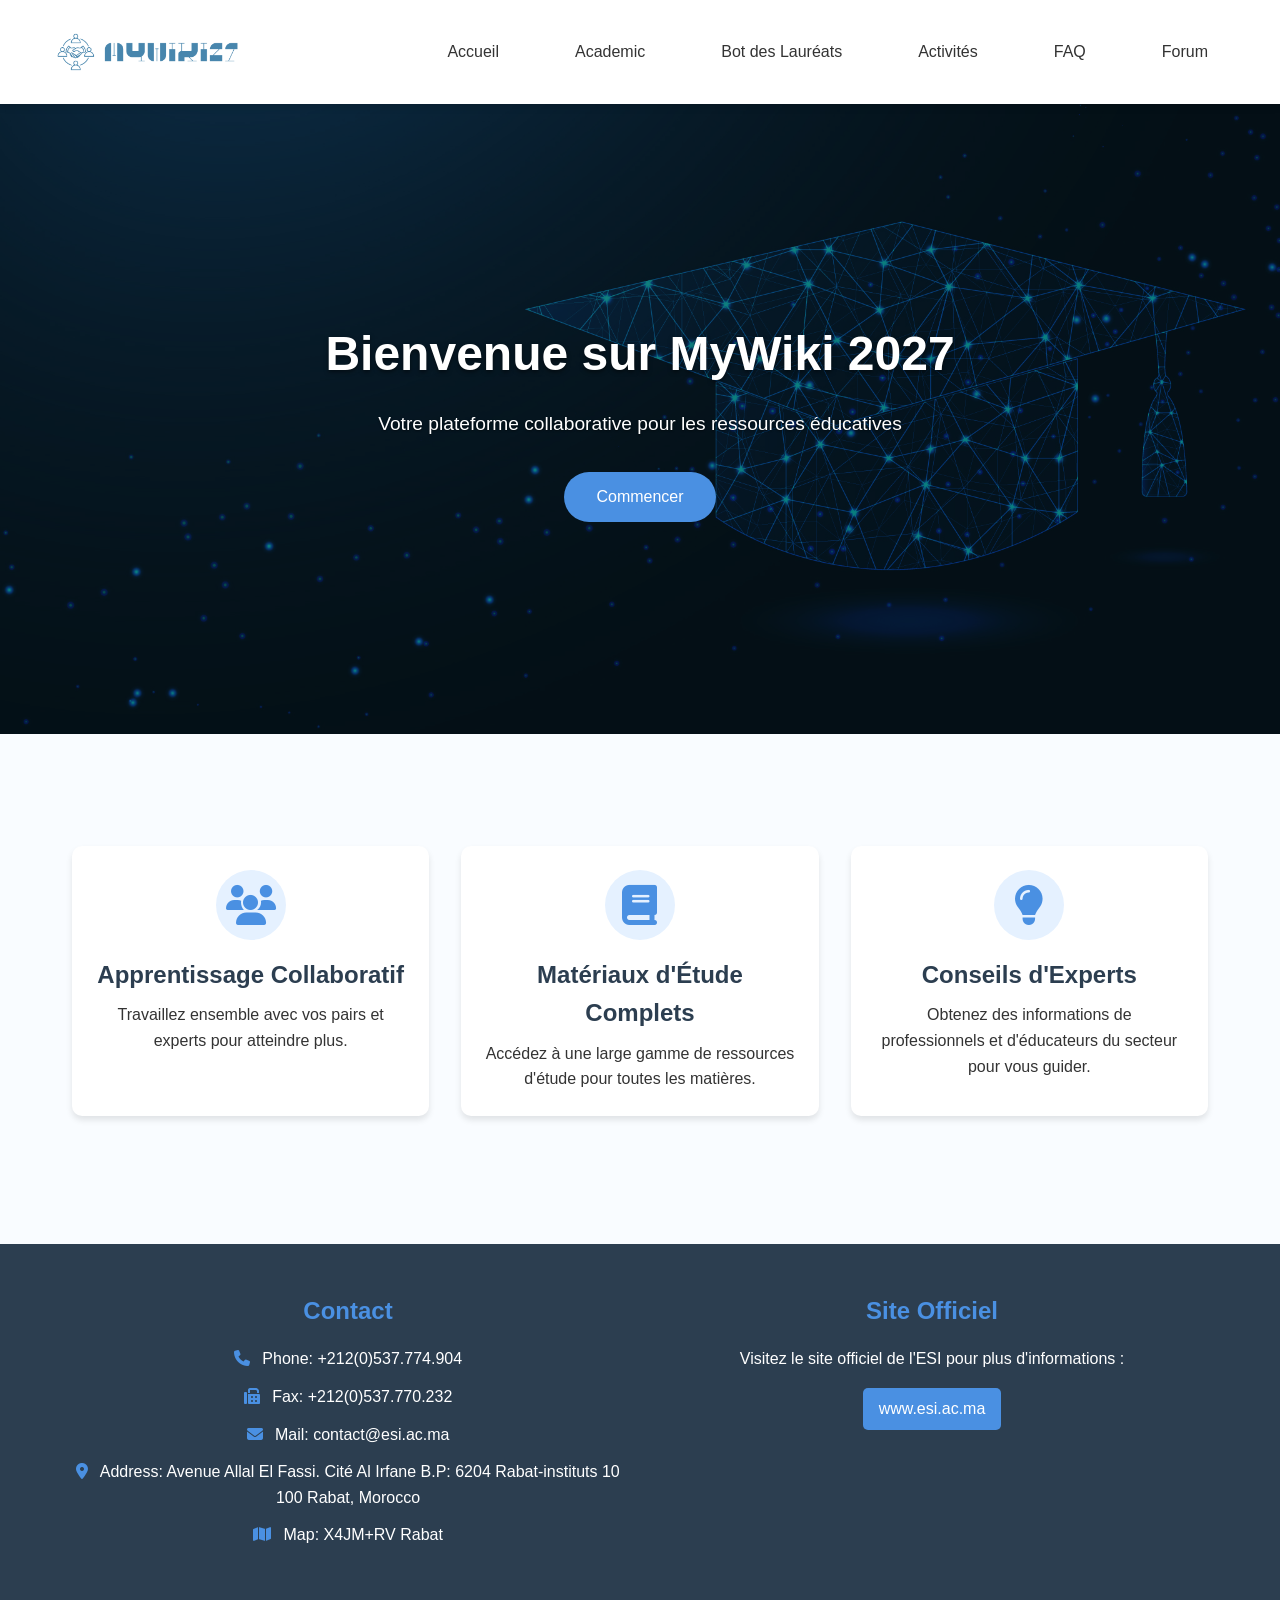
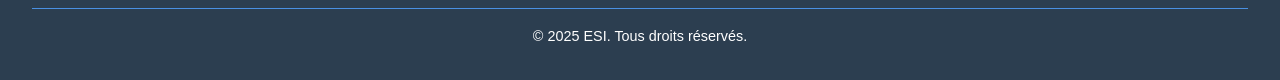
<file: index.html>
<!DOCTYPE html>
<html lang="fr">
<head>
    <meta charset="UTF-8">
    <meta name="viewport" content="width=device-width, initial-scale=1.0">
    <title>MyWiki-27</title>
    <link rel="stylesheet" href="style.css">
    <link rel="stylesheet" href="https://cdnjs.cloudflare.com/ajax/libs/font-awesome/6.4.0/css/all.min.css">
    <style>
        :root {
            --primary-color: #4a90e2;
            --secondary-color: #f5f9fe;
            --accent-color: #2c3e50;
            --text-color: #333;
            --light-blue: #e5f1ff;
            --shadow: 0 4px 6px rgba(0, 0, 0, 0.1);
        }

        * {
            margin: 0;
            padding: 0;
            box-sizing: border-box;
            font-family: 'Segoe UI', Tahoma, Geneva, Verdana, sans-serif;
        }

        body {
            background-color: #f9fcff;
            color: var(--text-color);
            line-height: 1.6;
        }

        header {
            background-color: white;
            box-shadow: var(--shadow);
            position: sticky;
            top: 0;
            z-index: 1000;
        }

        .nav-container {
            display: flex;
            justify-content: space-between;
            align-items: center;
            max-width: 1200px;
            margin: 0 auto;
            padding: 1rem;
        }

        .logo {
            height: 40px;
            display: flex;
            align-items: center;
        }

        .logo img {
            height: 100%;
            margin-right: 10px;
        }

        .logo-text {
            font-size: 1.5rem;
            font-weight: 700;
            color: var(--primary-color);
        }

        nav {
            display: flex;
            align-items: center;
        }

        .nav-toggle {
            display: none;
            background: none;
            border: none;
            font-size: 1.5rem;
            color: var(--primary-color);
            cursor: pointer;
        }

        .nav-menu {
            display: flex;
            list-style-type: none;
        }

        .nav-menu li {
            margin-left: 1.5rem;
        }

        .nav-menu a {
            color: var(--text-color);
            text-decoration: none;
            font-weight: 500;
            transition: color 0.3s;
            position: relative;
        }

        .nav-menu a:hover {
            color: var(--primary-color);
        }

        .nav-menu a::after {
            content: '';
            position: absolute;
            bottom: -5px;
            left: 0;
            width: 0;
            height: 2px;
            background-color: var(--primary-color);
            transition: width 0.3s;
        }

        .nav-menu a:hover::after {
            width: 100%;
        }

        .hero {
    background-image: url('AI-in-Education-Post-Pandemic.jpg');
    background-size: cover;
    background-position: center;
    height: 70vh;
    display: flex;
    align-items: center;
    justify-content: center;
    text-align: center;
    color: white;
    position: relative;
}

        .hero-content {
            max-width: 800px;
            margin: 0 auto;
            padding: 0 2rem;
            z-index: 1;
        }

        .hero h1 {
            font-size: 3rem;
            margin-bottom: 1rem;
            font-weight: 700;
        }

        .hero p {
            font-size: 1.2rem;
            margin-bottom: 2rem;
        }

        .btn {
            display: inline-block;
            background-color: var(--primary-color);
            color: white;
            padding: 0.75rem 2rem;
            border-radius: 50px;
            text-decoration: none;
            font-weight: 500;
            transition: all 0.3s;
            border: none;
            cursor: pointer;
        }

        .btn:hover {
            background-color: #3a7bc8;
            transform: translateY(-2px);
            box-shadow: 0 4px 8px rgba(0, 0, 0, 0.2);
        }

        .features {
            padding: 5rem 2rem;
            max-width: 1200px;
            margin: 0 auto;
        }

        .features-grid {
            display: grid;
            grid-template-columns: repeat(auto-fit, minmax(300px, 1fr));
            grid-gap: 2rem;
        }

        .feature-card {
            background-color: white;
            border-radius: 10px;
            overflow: hidden;
            box-shadow: var(--shadow);
            transition: transform 0.3s;
        }

        .feature-card:hover {
            transform: translateY(-10px);
        }

        .feature-img {
            height: 200px;
            overflow: hidden;
        }

        .feature-img img {
            width: 100%;
            height: 100%;
            object-fit: cover;
            transition: transform 0.3s;
        }

        .feature-card:hover .feature-img img {
            transform: scale(1.05);
        }

        .feature-content {
            padding: 1.5rem;
        }

        .feature-content h3 {
            font-size: 1.5rem;
            margin-bottom: 0.5rem;
            color: var(--accent-color);
        }

        .feature-icon {
            font-size: 2.5rem;
            color: var(--primary-color);
            margin-bottom: 1rem;
        }

        .testimonials {
            background-color: var(--light-blue);
            padding: 5rem 2rem;
            text-align: center;
        }

        .testimonials h2 {
            font-size: 2rem;
            margin-bottom: 3rem;
            color: var(--accent-color);
        }

        .testimonial-quote {
            font-size: 1.2rem;
            max-width: 800px;
            margin: 0 auto;
            position: relative;
            padding: 2rem;
        }

        .testimonial-quote::before {
            content: '\201C';
            font-size: 4rem;
            position: absolute;
            left: 0;
            top: -1rem;
            color: var(--primary-color);
            opacity: 0.2;
        }

        footer {
            background-color: var(--accent-color);
            color: white;
            padding: 2rem;
            text-align: center;
        }

        @media (max-width: 768px) {
            .nav-toggle {
                display: block;
            }

            .nav-menu {
                position: fixed;
                top: 70px;
                left: -100%;
                width: 100%;
                flex-direction: column;
                background: white;
                box-shadow: var(--shadow);
                transition: 0.3s;
                padding: 1rem 0;
            }

            .nav-menu.active {
                left: 0;
            }

            .nav-menu li {
                margin: 1rem 0;
            }

            .hero h1 {
                font-size: 2rem;
            }

            .hero p {
                font-size: 1rem;
            }
        }
    </style>
</head>
<body>
    <header>
        <div class="nav-container">
            <div class="logo">
                <img src="logo-dark-transparent.png" alt="">
            </div>
            <button class="nav-toggle" aria-label="Toggle navigation">
                <i class="fas fa-bars"></i>
            </button>
            <nav>
                <ul class="nav-menu">
                    <li><a href="index.html">Accueil</a></li>
                    <li><a href="Academic.html">Academic</a></li>
                    <li><a href="laureates.html">Bot des Lauréats</a></li>
                    <li><a href="activities.html">Activités</a></li>
                    <li><a href="faq.html">FAQ</a></li>
                    <li><a href="for.html">Forum</a></li>
                </ul>
            </nav>
        </div>
    </header>

    <main>
        <section class="hero">
            <div class="hero-content">
                <h1>Bienvenue sur MyWiki 2027</h1>
                <p>Votre plateforme collaborative pour les ressources éducatives</p>
                <a href="Academic.html" class="btn">Commencer</a>
            </div>
        </section>

        <section class="features">
            <div class="features-grid">
                <div class="feature-card">
                    <div class="feature-content">
                        <div class="feature-icon">
                            <i class="fas fa-users"></i>
                        </div>
                        <h3>Apprentissage Collaboratif</h3>
                        <p>Travaillez ensemble avec vos pairs et experts pour atteindre plus.</p>
                    </div>
                </div>

                <div class="feature-card">
                    <div class="feature-content">
                        <div class="feature-icon">
                            <i class="fas fa-book"></i>
                        </div>
                        <h3>Matériaux d'Étude Complets</h3>
                        <p>Accédez à une large gamme de ressources d'étude pour toutes les matières.</p>
                    </div>
                </div>

                <div class="feature-card">
                    <div class="feature-content">
                        <div class="feature-icon">
                            <i class="fas fa-lightbulb"></i>
                        </div>
                        <h3>Conseils d'Experts</h3>
                        <p>Obtenez des informations de professionnels et d'éducateurs du secteur
                            pour vous guider.</p>
                    </div>
                </div>
            </div>
        </section>
        </main>
        </body>








                            <footer>
                                <div class="footer-container">
                                    <div class="footer-section">
                                        <h3>Contact</h3>
                                        <ul>
                                            <li><i class="fas fa-phone"></i> Phone: +212(0)537.774.904</li>
                                            <li><i class="fas fa-fax"></i> Fax: +212(0)537.770.232</li>
                                            <li><i class="fas fa-envelope"></i> Mail: <a href="mailto:contact@esi.ac.ma">contact@esi.ac.ma</a></li>
                                            <li><i class="fas fa-map-marker-alt"></i> Address: Avenue Allal El Fassi. Cité Al Irfane B.P: 6204 Rabat-instituts 10 100 Rabat, Morocco</li>
                                            <li><i class="fas fa-map"></i> Map: <a href="https://www.google.com/maps/place/X4JM%2BRV+Rabat" target="_blank">X4JM+RV Rabat</a></li>
                                        </ul>
                                    </div>
                                    <div class="footer-section">
                                        <h3>Site Officiel</h3>
                                        <p>Visitez le site officiel de l'ESI pour plus d'informations :</p>
                                        <a href="http://www.esi.ac.ma/" target="_blank" class="footer-link">www.esi.ac.ma</a>
                                    </div>
                                </div>
                                <div class="footer-bottom">
                                    <p>&copy; 2025 ESI. Tous droits réservés.</p>
                                </div>
                            </footer>
                    
</html>
</file>
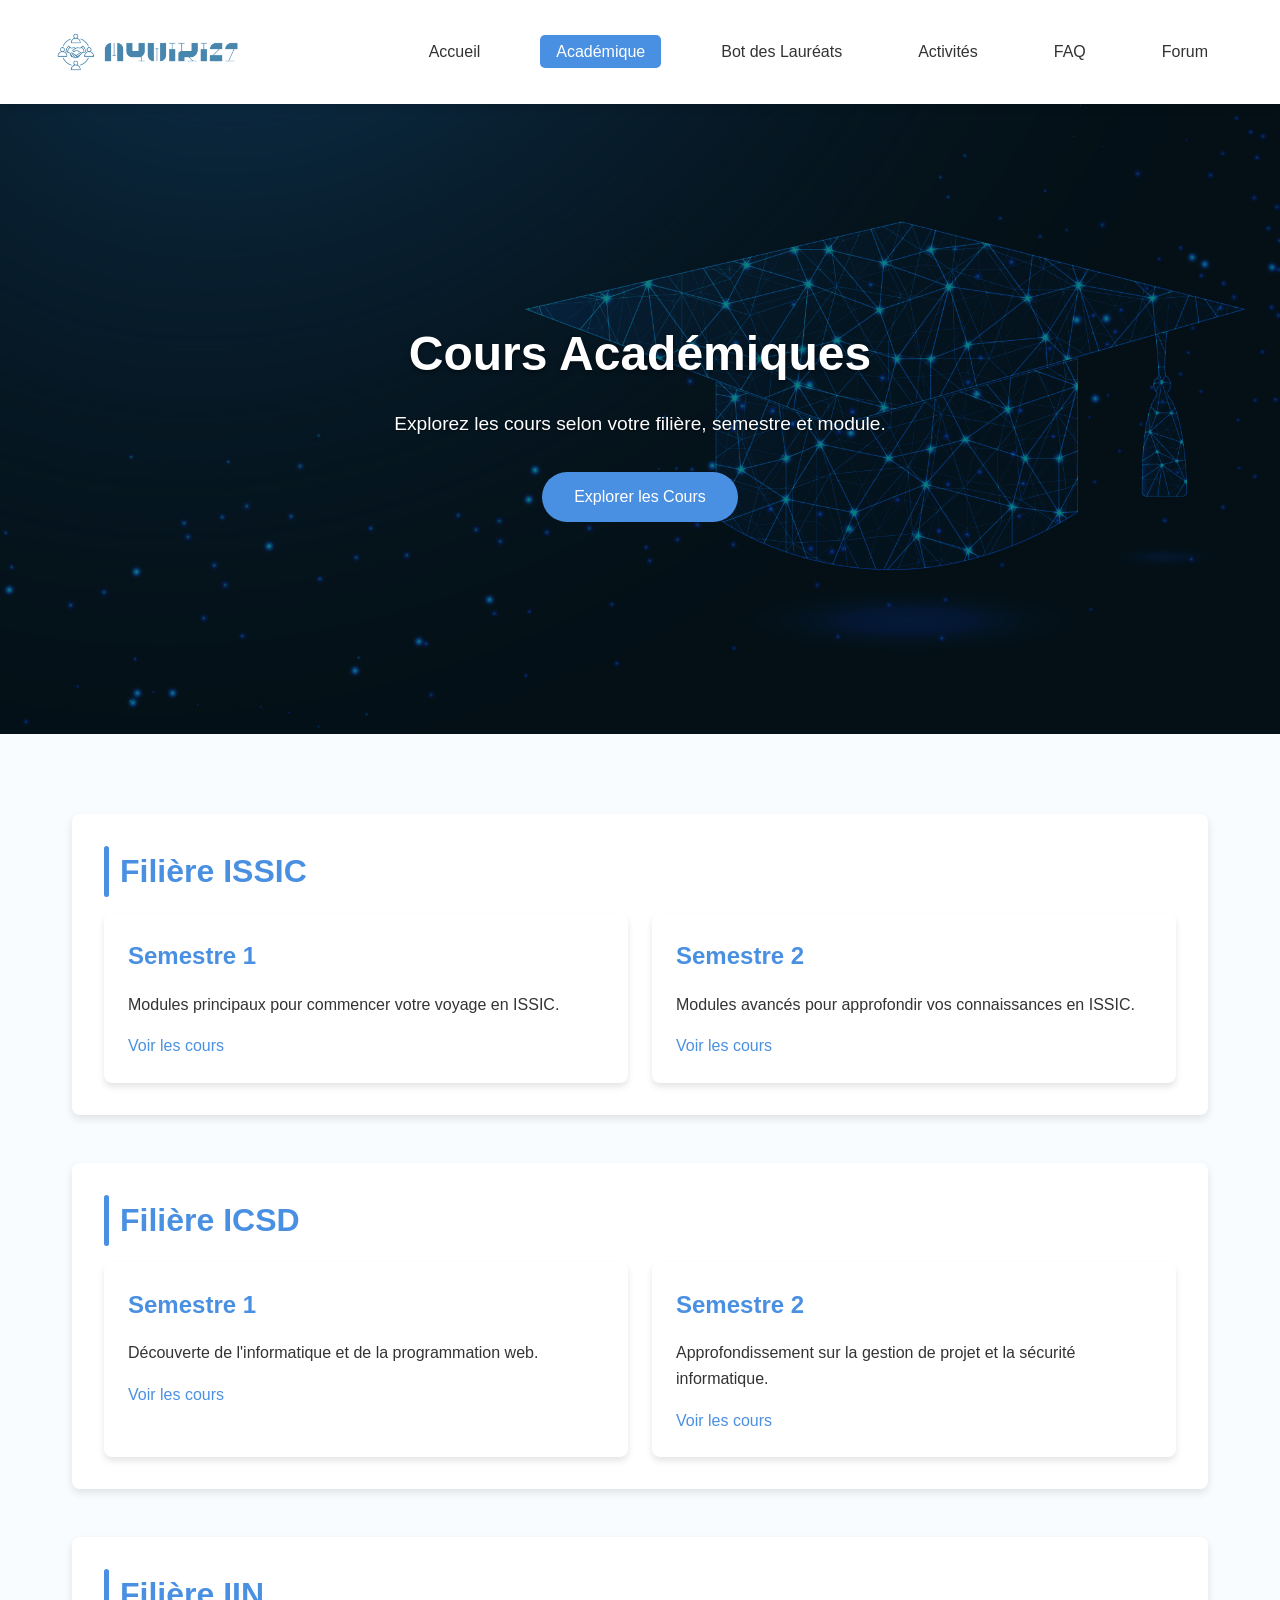
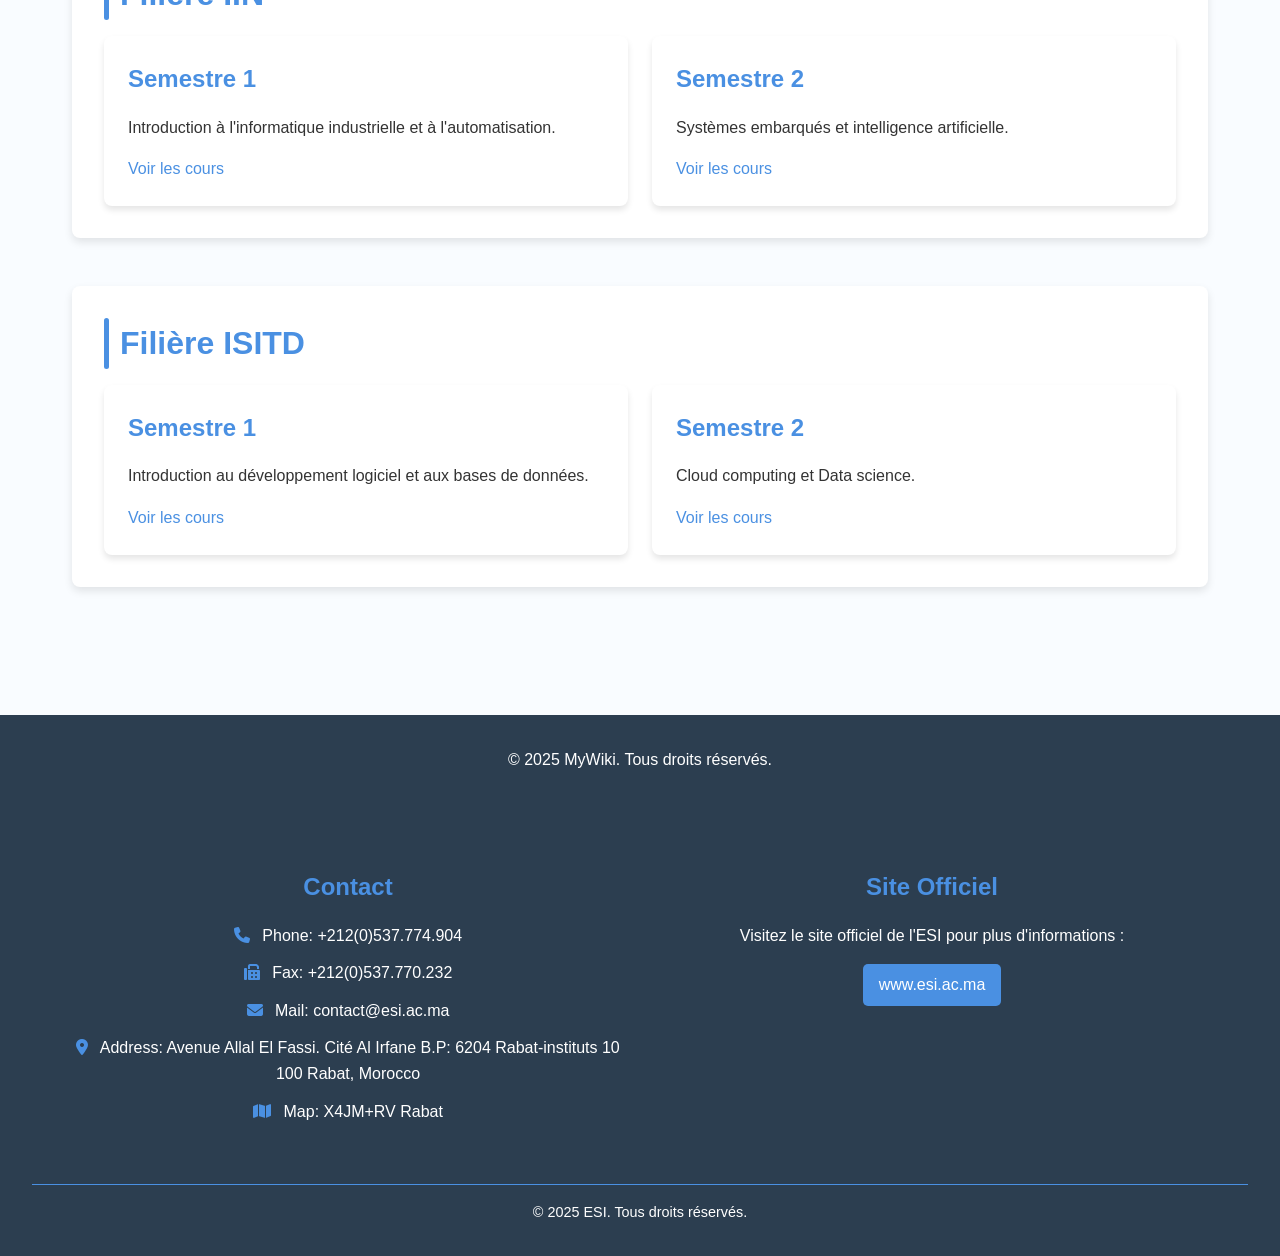
<file: Academic.html>
<!DOCTYPE html>
<html lang="fr">
<head>
    <meta charset="UTF-8">
    <meta name="viewport" content="width=device-width, initial-scale=1.0">
    <title>Académique - MyWiki</title>
    <link rel="stylesheet" href="https://cdnjs.cloudflare.com/ajax/libs/font-awesome/6.4.0/css/all.min.css">
    <link rel="stylesheet" href="style.css">
</head>
<style>
    :root {
        --primary-color: #4a90e2;
        --secondary-color: #f5f9fe;
        --accent-color: #2c3e50;
        --text-color: #333;
        --light-blue: #e5f1ff;
        --shadow: 0 4px 6px rgba(0, 0, 0, 0.1);
    }

    * {
        margin: 0;
        padding: 0;
        box-sizing: border-box;
        font-family: 'Segoe UI', Tahoma, Geneva, Verdana, sans-serif;
    }

    body {
        background-color: #f9fcff;
        color: var(--text-color);
        line-height: 1.6;
    }

    header {
        background-color: white;
        box-shadow: var(--shadow);
        position: sticky;
        top: 0;
        z-index: 1000;
    }

    .nav-container {
        display: flex;
        justify-content: space-between;
        align-items: center;
        max-width: 1200px;
        margin: 0 auto;
        padding: 1rem;
    }

    .logo {
        height: 40px;
        display: flex;
        align-items: center;
    }

    .logo img {
        height: 100%;
        margin-right: 10px;
    }

    .logo-text {
        font-size: 1.5rem;
        font-weight: 700;
        color: var(--primary-color);
    }

    nav {
        display: flex;
        align-items: center;
    }

    .nav-toggle {
        display: none;
        background: none;
        border: none;
        font-size: 1.5rem;
        color: var(--primary-color);
        cursor: pointer;
    }

    .nav-menu {
        display: flex;
        list-style-type: none;
    }

    .nav-menu li {
        margin-left: 1.5rem;
    }

    .nav-menu a {
        color: var(--text-color);
        text-decoration: none;
        font-weight: 500;
        transition: color 0.3s;
        position: relative;
    }

    .nav-menu a:hover {
        color: var(--primary-color);
    }

    .nav-menu a::after {
        content: '';
        position: absolute;
        bottom: -5px;
        left: 0;
        width: 0;
        height: 2px;
        background-color: var(--primary-color);
        transition: width 0.3s;
    }

    .nav-menu a:hover::after {
        width: 100%;
    }

    .hero {
background-image: url('AI-in-Education-Post-Pandemic.jpg');
background-size: cover;
background-position: center;
height: 70vh;
display: flex;
align-items: center;
justify-content: center;
text-align: center;
color: white;
position: relative;
}

    .hero-content {
        max-width: 800px;
        margin: 0 auto;
        padding: 0 2rem;
        z-index: 1;
    }

    .hero h1 {
        font-size: 3rem;
        margin-bottom: 1rem;
        font-weight: 700;
    }

    .hero p {
        font-size: 1.2rem;
        margin-bottom: 2rem;
    }

    .btn {
        display: inline-block;
        background-color: var(--primary-color);
        color: white;
        padding: 0.75rem 2rem;
        border-radius: 50px;
        text-decoration: none;
        font-weight: 500;
        transition: all 0.3s;
        border: none;
        cursor: pointer;
    }

    .btn:hover {
        background-color: #3a7bc8;
        transform: translateY(-2px);
        box-shadow: 0 4px 8px rgba(0, 0, 0, 0.2);
    }

    .features {
        padding: 5rem 2rem;
        max-width: 1200px;
        margin: 0 auto;
    }

    .features-grid {
        display: grid;
        grid-template-columns: repeat(auto-fit, minmax(300px, 1fr));
        grid-gap: 2rem;
    }

    .feature-card {
        background-color: white;
        border-radius: 10px;
        overflow: hidden;
        box-shadow: var(--shadow);
        transition: transform 0.3s;
    }

    .feature-card:hover {
        transform: translateY(-10px);
    }

    .feature-img {
        height: 200px;
        overflow: hidden;
    }

    .feature-img img {
        width: 100%;
        height: 100%;
        object-fit: cover;
        transition: transform 0.3s;
    }

    .feature-card:hover .feature-img img {
        transform: scale(1.05);
    }

    .feature-content {
        padding: 1.5rem;
    }

    .feature-content h3 {
        font-size: 1.5rem;
        margin-bottom: 0.5rem;
        color: var(--accent-color);
    }

    .feature-icon {
        font-size: 2.5rem;
        color: var(--primary-color);
        margin-bottom: 1rem;
    }

    .testimonials {
        background-color: var(--light-blue);
        padding: 5rem 2rem;
        text-align: center;
    }

    .testimonials h2 {
        font-size: 2rem;
        margin-bottom: 3rem;
        color: var(--accent-color);
    }

    .testimonial-quote {
        font-size: 1.2rem;
        max-width: 800px;
        margin: 0 auto;
        position: relative;
        padding: 2rem;
    }

    .testimonial-quote::before {
        content: '\201C';
        font-size: 4rem;
        position: absolute;
        left: 0;
        top: -1rem;
        color: var(--primary-color);
        opacity: 0.2;
    }

    footer {
        background-color: var(--accent-color);
        color: white;
        padding: 2rem;
        text-align: center;
    }

    @media (max-width: 768px) {
        .nav-toggle {
            display: block;
        }

        .nav-menu {
            position: fixed;
            top: 70px;
            left: -100%;
            width: 100%;
            flex-direction: column;
            background: white;
            box-shadow: var(--shadow);
            transition: 0.3s;
            padding: 1rem 0;
        }

        .nav-menu.active {
            left: 0;
        }

        .nav-menu li {
            margin: 1rem 0;
        }

        .hero h1 {
            font-size: 2rem;
        }

        .hero p {
            font-size: 1rem;
        }
    }
</style>
<body>
    <header>
        <div class="nav-container">
            <div class="logo">
                <img src="logo-dark-transparent.png" alt="">
                
            </div>
            <button class="nav-toggle" aria-label="Toggle navigation">
                <i class="fas fa-bars"></i>
            </button>
            <nav>
                <ul class="nav-menu">
                    <li><a href="index.html">Accueil</a></li>
                    <li><a href="Academic.html" class="active">Académique</a></li>
                    <li><a href="laureates.html">Bot des Lauréats</a></li>
                    <li><a href="activities.html">Activités</a></li>
                    <li><a href="faq.html">FAQ</a></li>
                    <li><a href="for.html">Forum</a></li>
                </ul>
            </nav>
        </div>
    </header>

    <section class="hero">
        <div class="hero-content">
            <h1>Cours Académiques</h1>
            <p>Explorez les cours selon votre filière, semestre et module.</p>
            <a href="#courses" class="btn">Explorer les Cours</a>
        </div>
    </section>

    <main class="courses" id="courses">
        <!-- ISSIC -->
        <div class="course-category">
            <h2>Filière ISSIC</h2>
            <div class="course-card">
                <div class="card">
                    <h3>Semestre 1</h3>
                    <p>Modules principaux pour commencer votre voyage en ISSIC.</p>
                    <a href="https://drive.google.com/drive/folders/1qFXZPEVXIKbER_0aRXz8v_bsrr2UZqQ-">Voir les cours</a>
                </div>
                <div class="card">
                    <h3>Semestre 2</h3>
                    <p>Modules avancés pour approfondir vos connaissances en ISSIC.</p>
                    <a href="https://drive.google.com/drive/folders/15gn__tOlxPRHbLdLVU-jS5B7yxw0SS7F">Voir les cours</a>
                </div>
            </div>
        </div>

        <!-- ICSD -->
        <div class="course-category">
            <h2>Filière ICSD</h2>
            <div class="course-card">
                <div class="card">
                    <h3>Semestre 1</h3>
                    <p>Découverte de l'informatique et de la programmation web.</p>
                    <a href="https://drive.google.com/drive/folders/1s6WzmSmZupyTijVJXxNJ2evNexHmldBE">Voir les cours</a>
                </div>
                <div class="card">
                    <h3>Semestre 2</h3>
                    <p>Approfondissement sur la gestion de projet et la sécurité informatique.</p>
                    <a href="https://drive.google.com/drive/folders/1TkcKIJuG4mnC7v-Xj2XSHLtfABXpEs6j">Voir les cours</a>
                </div>
            </div>
        </div>

        <!-- IIN -->
        <div class="course-category">
            <h2>Filière IIN</h2>
            <div class="course-card">
                <div class="card">
                    <h3>Semestre 1</h3>
                    <p>Introduction à l'informatique industrielle et à l'automatisation.</p>
                    <a href="https://drive.google.com/drive/folders/1Z6rM5CBs_etFk5b3AyancgFVt_x0r0oN">Voir les cours</a>
                </div>
                <div class="card">
                    <h3>Semestre 2</h3>
                    <p>Systèmes embarqués et intelligence artificielle.</p>
                    <a href="https://drive.google.com/drive/folders/16-Ac1yx-KBajKMeBfNjzgofdfQge3hM6">Voir les cours</a>
                </div>
            </div>
        </div>

        <!-- ESITD -->
        <div class="course-category">
            <h2>Filière ISITD</h2>
            <div class="course-card">
                <div class="card">
                    <h3>Semestre 1</h3>
                    <p>Introduction au développement logiciel et aux bases de données.</p>
                    <a href="https://drive.google.com/drive/folders/1Z6rM5CBs_etFk5b3AyancgFVt_x0r0oN">Voir les cours</a>
                </div>
                <div class="card">
                    <h3>Semestre 2</h3>
                    <p>Cloud computing et Data science.</p>
                    <a href="https://drive.google.com/drive/folders/16-Ac1yx-KBajKMeBfNjzgofdfQge3hM6">Voir les cours</a>
                </div>
            </div>
        </div>
    </main>

    <footer>
        <p>&copy; 2025 MyWiki. Tous droits réservés.</p>
    </footer>

    <script>
        // Navigation mobile
        document.querySelector('.nav-toggle').addEventListener('click', () => {
            document.querySelector('.nav-menu').classList.toggle('active');
        });
    </script>
</body>
<footer>
    <div class="footer-container">
        <div class="footer-section">
            <h3>Contact</h3>
            <ul>
                <li><i class="fas fa-phone"></i> Phone: +212(0)537.774.904</li>
                <li><i class="fas fa-fax"></i> Fax: +212(0)537.770.232</li>
                <li><i class="fas fa-envelope"></i> Mail: <a href="mailto:contact@esi.ac.ma">contact@esi.ac.ma</a></li>
                <li><i class="fas fa-map-marker-alt"></i> Address: Avenue Allal El Fassi. Cité Al Irfane B.P: 6204 Rabat-instituts 10 100 Rabat, Morocco</li>
                <li><i class="fas fa-map"></i> Map: <a href="https://www.google.com/maps/place/X4JM%2BRV+Rabat" target="_blank">X4JM+RV Rabat</a></li>
            </ul>
        </div>
        <div class="footer-section">
            <h3>Site Officiel</h3>
            <p>Visitez le site officiel de l'ESI pour plus d'informations :</p>
            <a href="http://www.esi.ac.ma/" target="_blank" class="footer-link">www.esi.ac.ma</a>
        </div>
    </div>
    <div class="footer-bottom">
        <p>&copy; 2025 ESI. Tous droits réservés.</p>
    </div>
</footer>
</html>
</file>
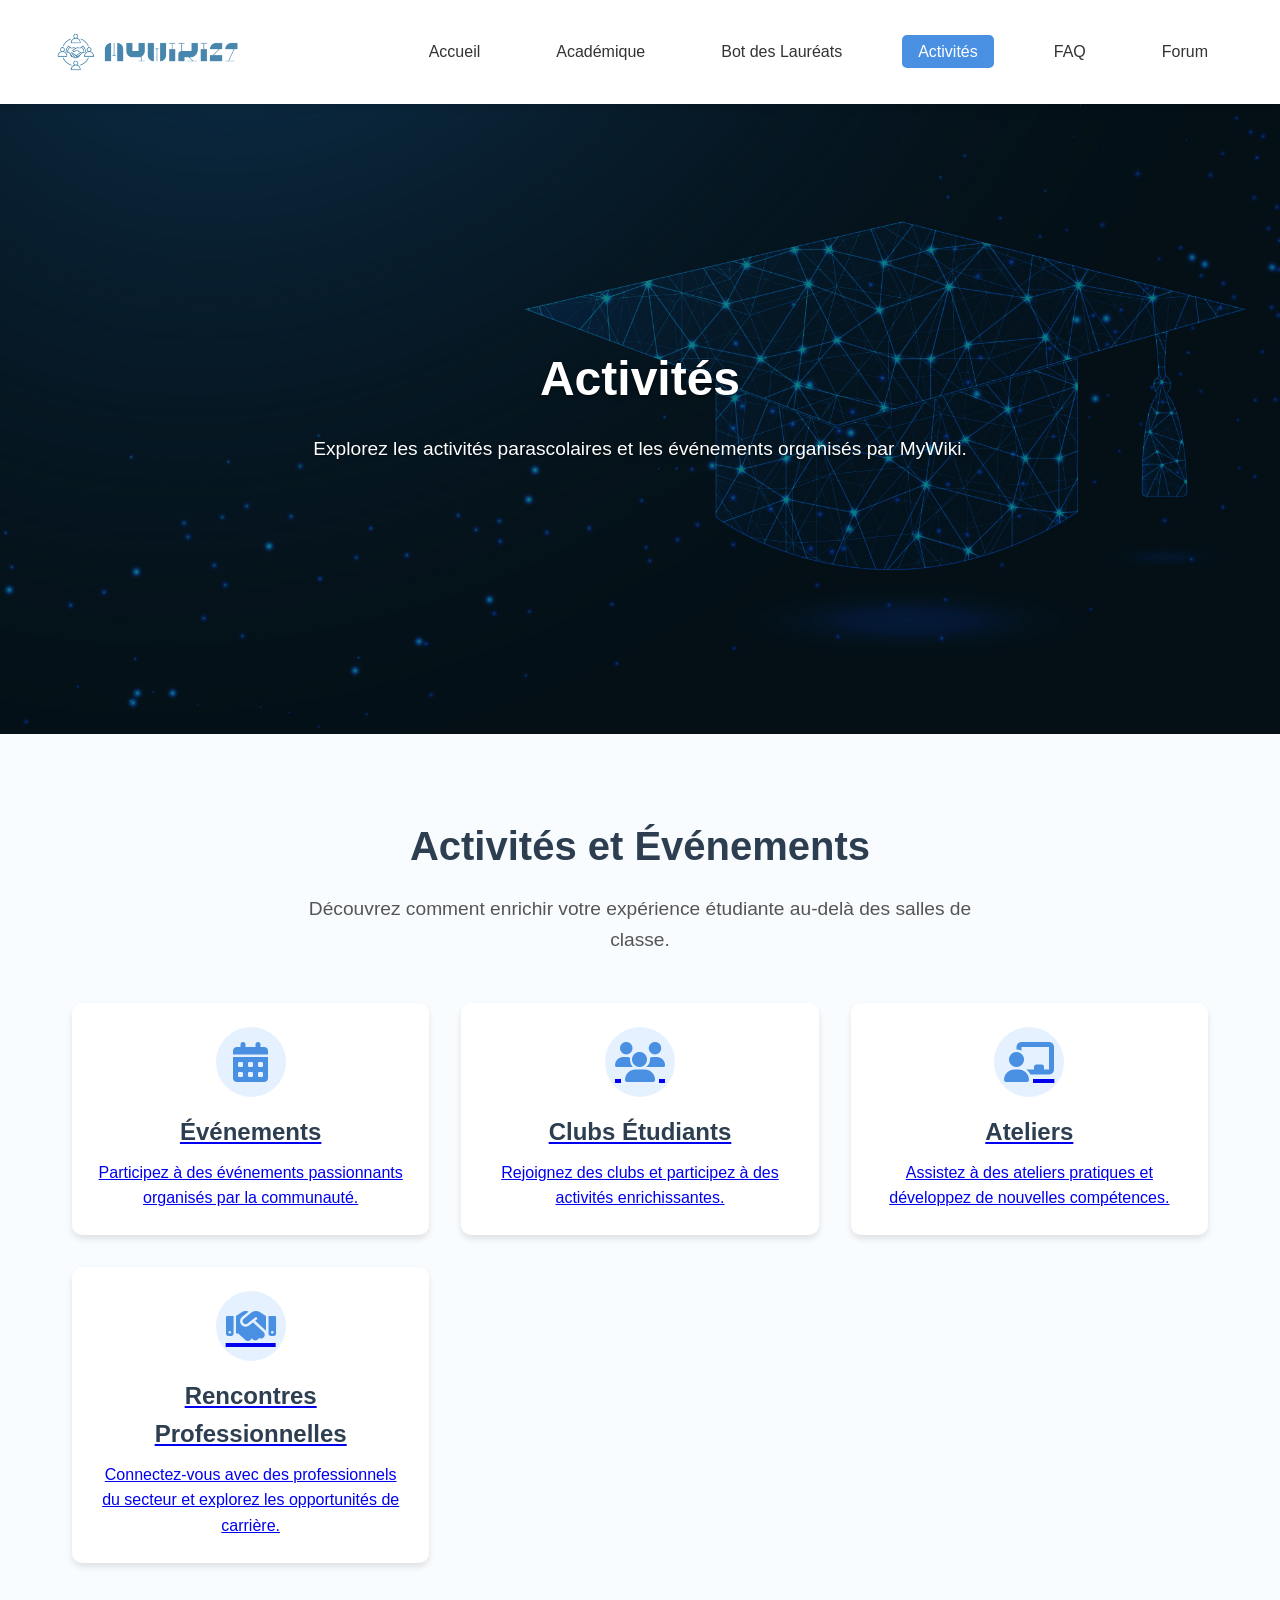
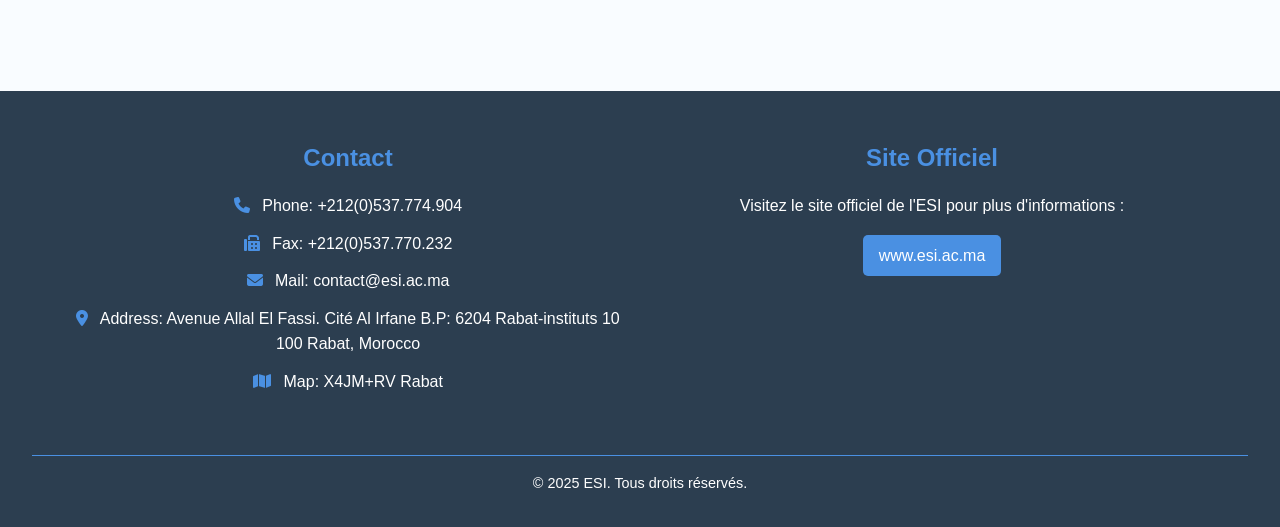
<file: activities.html>
<!DOCTYPE html>
<html lang="fr">
<head>
    <meta charset="UTF-8">
    <meta name="viewport" content="width=device-width, initial-scale=1.0">
    <title>Activités - MyWiki</title>
    <link rel="stylesheet" href="https://cdnjs.cloudflare.com/ajax/libs/font-awesome/6.4.0/css/all.min.css">
    <link rel="stylesheet" href="style.css">
</head>
<style>
    :root {
        --primary-color: #4a90e2;
        --secondary-color: #f5f9fe;
        --accent-color: #2c3e50;
        --text-color: #333;
        --light-blue: #e5f1ff;
        --shadow: 0 4px 6px rgba(0, 0, 0, 0.1);
    }

    * {
        margin: 0;
        padding: 0;
        box-sizing: border-box;
        font-family: 'Segoe UI', Tahoma, Geneva, Verdana, sans-serif;
    }

    body {
        background-color: #f9fcff;
        color: var(--text-color);
        line-height: 1.6;
    }

    header {
        background-color: white;
        box-shadow: var(--shadow);
        position: sticky;
        top: 0;
        z-index: 1000;
    }

    .nav-container {
        display: flex;
        justify-content: space-between;
        align-items: center;
        max-width: 1200px;
        margin: 0 auto;
        padding: 1rem;
    }

    .logo {
        height: 40px;
        display: flex;
        align-items: center;
    }

    .logo img {
        height: 100%;
        margin-right: 10px;
    }

    .logo-text {
        font-size: 1.5rem;
        font-weight: 700;
        color: var(--primary-color);
    }

    nav {
        display: flex;
        align-items: center;
    }

    .nav-toggle {
        display: none;
        background: none;
        border: none;
        font-size: 1.5rem;
        color: var(--primary-color);
        cursor: pointer;
    }

    .nav-menu {
        display: flex;
        list-style-type: none;
    }

    .nav-menu li {
        margin-left: 1.5rem;
    }

    .nav-menu a {
        color: var(--text-color);
        text-decoration: none;
        font-weight: 500;
        transition: color 0.3s;
        position: relative;
    }

    .nav-menu a:hover {
        color: var(--primary-color);
    }

    .nav-menu a::after {
        content: '';
        position: absolute;
        bottom: -5px;
        left: 0;
        width: 0;
        height: 2px;
        background-color: var(--primary-color);
        transition: width 0.3s;
    }

    .nav-menu a:hover::after {
        width: 100%;
    }

    .hero {
background-image: url('AI-in-Education-Post-Pandemic.jpg');
background-size: cover;
background-position: center;
height: 70vh;
display: flex;
align-items: center;
justify-content: center;
text-align: center;
color: white;
position: relative;
}

    .hero-content {
        max-width: 800px;
        margin: 0 auto;
        padding: 0 2rem;
        z-index: 1;
    }

    .hero h1 {
        font-size: 3rem;
        margin-bottom: 1rem;
        font-weight: 700;
    }

    .hero p {
        font-size: 1.2rem;
        margin-bottom: 2rem;
    }

    .btn {
        display: inline-block;
        background-color: var(--primary-color);
        color: white;
        padding: 0.75rem 2rem;
        border-radius: 50px;
        text-decoration: none;
        font-weight: 500;
        transition: all 0.3s;
        border: none;
        cursor: pointer;
    }

    .btn:hover {
        background-color: #3a7bc8;
        transform: translateY(-2px);
        box-shadow: 0 4px 8px rgba(0, 0, 0, 0.2);
    }

    .features {
        padding: 5rem 2rem;
        max-width: 1200px;
        margin: 0 auto;
    }

    .features-grid {
        display: grid;
        grid-template-columns: repeat(auto-fit, minmax(300px, 1fr));
        grid-gap: 2rem;
    }

    .feature-card {
        background-color: white;
        border-radius: 10px;
        overflow: hidden;
        box-shadow: var(--shadow);
        transition: transform 0.3s;
    }

    .feature-card:hover {
        transform: translateY(-10px);
    }

    .feature-img {
        height: 200px;
        overflow: hidden;
    }

    .feature-img img {
        width: 100%;
        height: 100%;
        object-fit: cover;
        transition: transform 0.3s;
    }

    .feature-card:hover .feature-img img {
        transform: scale(1.05);
    }

    .feature-content {
        padding: 1.5rem;
    }

    .feature-content h3 {
        font-size: 1.5rem;
        margin-bottom: 0.5rem;
        color: var(--accent-color);
    }

    .feature-icon {
        font-size: 2.5rem;
        color: var(--primary-color);
        margin-bottom: 1rem;
    }

    .testimonials {
        background-color: var(--light-blue);
        padding: 5rem 2rem;
        text-align: center;
    }

    .testimonials h2 {
        font-size: 2rem;
        margin-bottom: 3rem;
        color: var(--accent-color);
    }

    .testimonial-quote {
        font-size: 1.2rem;
        max-width: 800px;
        margin: 0 auto;
        position: relative;
        padding: 2rem;
    }

    .testimonial-quote::before {
        content: '\201C';
        font-size: 4rem;
        position: absolute;
        left: 0;
        top: -1rem;
        color: var(--primary-color);
        opacity: 0.2;
    }

    footer {
        background-color: var(--accent-color);
        color: white;
        padding: 2rem;
        text-align: center;
    }

    @media (max-width: 768px) {
        .nav-toggle {
            display: block;
        }

        .nav-menu {
            position: fixed;
            top: 70px;
            left: -100%;
            width: 100%;
            flex-direction: column;
            background: white;
            box-shadow: var(--shadow);
            transition: 0.3s;
            padding: 1rem 0;
        }

        .nav-menu.active {
            left: 0;
        }

        .nav-menu li {
            margin: 1rem 0;
        }

        .hero h1 {
            font-size: 2rem;
        }

        .hero p {
            font-size: 1rem;
        }
    }
</style>
<body>
    <header>
        <div class="nav-container">
            <div class="logo">
                <img src="logo-dark-transparent.png" alt="">
                
            </div>
            <button class="nav-toggle" aria-label="Toggle navigation">
                <i class="fas fa-bars"></i>
            </button>
            <nav>
                <ul class="nav-menu">
                    <li><a href="index.html">Accueil</a></li>
                    <li><a href="Academic.html">Académique</a></li>
                    <li><a href="laureates.html">Bot des Lauréats</a></li>
                    <li><a href="activities.html" class="active">Activités</a></li>
                    <li><a href="faq.html">FAQ</a></li>
                    <li><a href="for.html">Forum</a></li>
                </ul>
            </nav>
        </div>
    </header>

    <section class="hero">
        <div class="hero-content">
            <h1>Activités</h1>
            <p>Explorez les activités parascolaires et les événements organisés par MyWiki.</p>
        </div>
    </section>

    <main>
        <section class="features">
            <div class="section-title">
                <h2>Activités et Événements</h2>
                <p>Découvrez comment enrichir votre expérience étudiante au-delà des salles de classe.</p>
            </div>
            <div class="features-grid">
                <!-- Événements -->
                <a href="evenements.html" class="feature-card">
                    <div class="feature-content">
                        <div class="feature-icon">
                            <i class="fas fa-calendar-alt"></i>
                        </div>
                        <h3>Événements</h3>
                        <p>Participez à des événements passionnants organisés par la communauté.</p>
                    </div>
                </a>

                <!-- Clubs Étudiants -->
                <a href="clubs.html" class="feature-card">
                    <div class="feature-content">
                        <div class="feature-icon">
                            <i class="fas fa-users"></i>
                        </div>
                        <h3>Clubs Étudiants</h3>
                        <p>Rejoignez des clubs et participez à des activités enrichissantes.</p>
                    </div>
                </a>

        

                <!-- Ateliers -->
                <a href="ateliers.html" class="feature-card">
                    <div class="feature-content">
                        <div class="feature-icon">
                            <i class="fas fa-chalkboard-teacher"></i>
                        </div>
                        <h3>Ateliers</h3>
                        <p>Assistez à des ateliers pratiques et développez de nouvelles compétences.</p>
                    </div>
                </a>

                <!-- Rencontres Professionnelles -->
                <a href="rencontres.html" class="feature-card">
                    <div class="feature-content">
                        <div class="feature-icon">
                            <i class="fas fa-handshake"></i>
                        </div>
                        <h3>Rencontres Professionnelles</h3>
                        <p>Connectez-vous avec des professionnels du secteur et explorez les opportunités de carrière.</p>
                    </div>
                </a>
            </div>
        </section>
    </main>

    <footer>
        <div class="footer-container">
            <div class="footer-section">
                <h3>Contact</h3>
                <ul>
                    <li><i class="fas fa-phone"></i> Phone: +212(0)537.774.904</li>
                    <li><i class="fas fa-fax"></i> Fax: +212(0)537.770.232</li>
                    <li><i class="fas fa-envelope"></i> Mail: <a href="mailto:contact@esi.ac.ma">contact@esi.ac.ma</a></li>
                    <li><i class="fas fa-map-marker-alt"></i> Address: Avenue Allal El Fassi. Cité Al Irfane B.P: 6204 Rabat-instituts 10 100 Rabat, Morocco</li>
                    <li><i class="fas fa-map"></i> Map: <a href="https://www.google.com/maps/place/X4JM%2BRV+Rabat" target="_blank">X4JM+RV Rabat</a></li>
                </ul>
            </div>
            <div class="footer-section">
                <h3>Site Officiel</h3>
                <p>Visitez le site officiel de l'ESI pour plus d'informations :</p>
                <a href="http://www.esi.ac.ma/" target="_blank" class="footer-link">www.esi.ac.ma</a>
            </div>
        </div>
        <div class="footer-bottom">
            <p>&copy; 2025 ESI. Tous droits réservés.</p>
        </div>
    </footer>

    <script>
        // Navigation mobile
        document.querySelector('.nav-toggle').addEventListener('click', () => {
            document.querySelector('.nav-menu').classList.toggle('active');
        });
    </script>
</body>
</html>
</file>
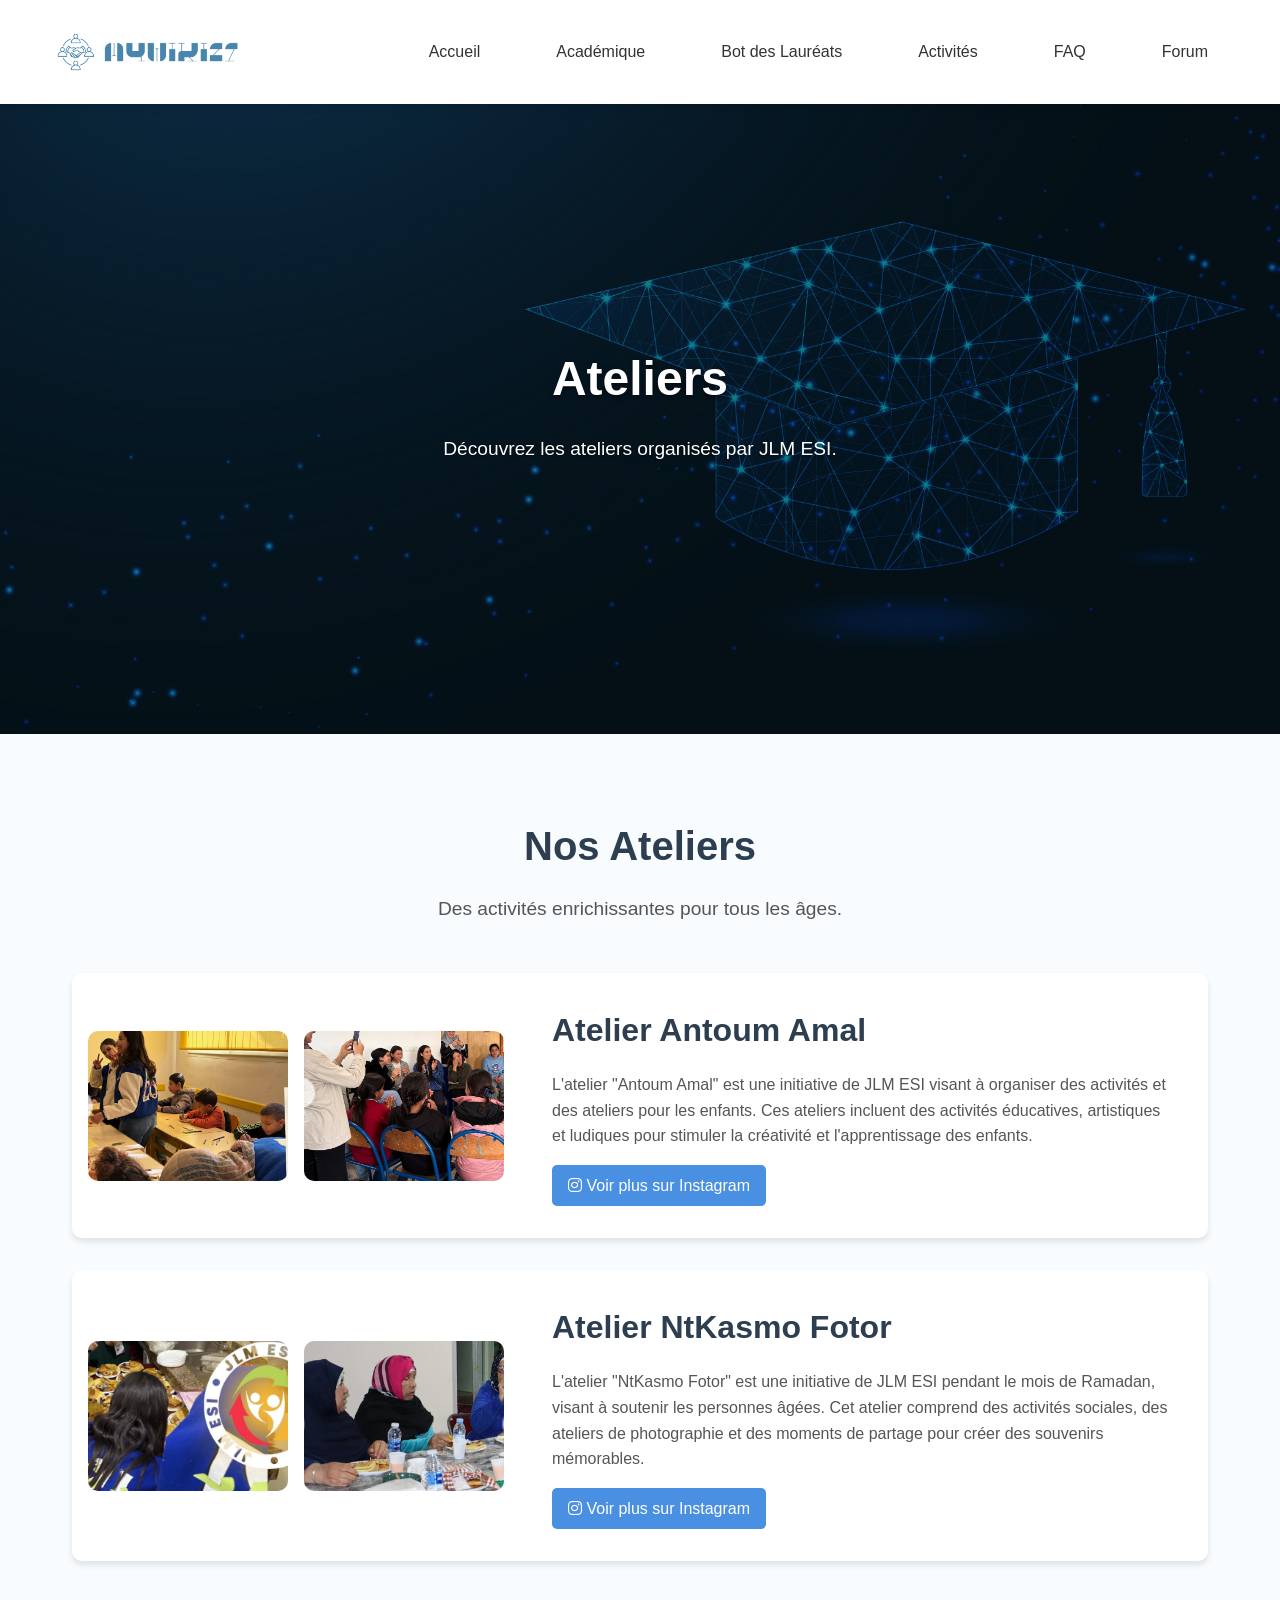
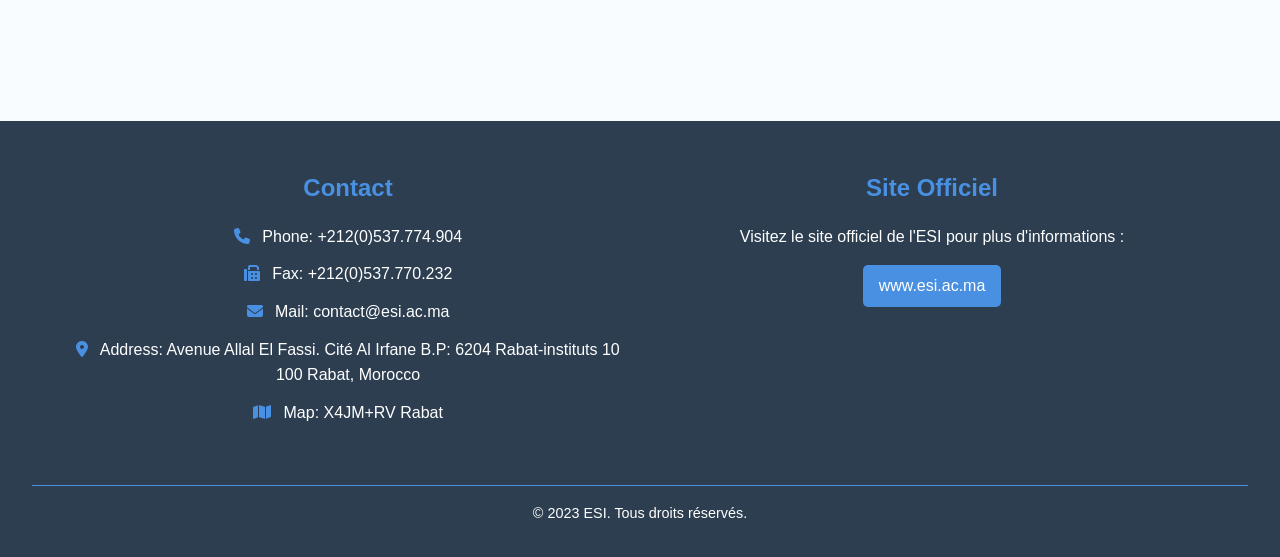
<file: ateliers.html>
<!DOCTYPE html>
<html lang="fr">
<head>
    <meta charset="UTF-8">
    <meta name="viewport" content="width=device-width, initial-scale=1.0">
    <title>Ateliers - MyWiki</title>
    <link rel="stylesheet" href="https://cdnjs.cloudflare.com/ajax/libs/font-awesome/6.4.0/css/all.min.css">
    <link rel="stylesheet" href="style.css">
</head>
<style>
    :root {
        --primary-color: #4a90e2;
        --secondary-color: #f5f9fe;
        --accent-color: #2c3e50;
        --text-color: #333;
        --light-blue: #e5f1ff;
        --shadow: 0 4px 6px rgba(0, 0, 0, 0.1);
    }

    * {
        margin: 0;
        padding: 0;
        box-sizing: border-box;
        font-family: 'Segoe UI', Tahoma, Geneva, Verdana, sans-serif;
    }

    body {
        background-color: #f9fcff;
        color: var(--text-color);
        line-height: 1.6;
    }

    header {
        background-color: white;
        box-shadow: var(--shadow);
        position: sticky;
        top: 0;
        z-index: 1000;
    }

    .nav-container {
        display: flex;
        justify-content: space-between;
        align-items: center;
        max-width: 1200px;
        margin: 0 auto;
        padding: 1rem;
    }

    .logo {
        height: 40px;
        display: flex;
        align-items: center;
    }

    .logo img {
        height: 100%;
        margin-right: 10px;
    }

    .logo-text {
        font-size: 1.5rem;
        font-weight: 700;
        color: var(--primary-color);
    }

    nav {
        display: flex;
        align-items: center;
    }

    .nav-toggle {
        display: none;
        background: none;
        border: none;
        font-size: 1.5rem;
        color: var(--primary-color);
        cursor: pointer;
    }

    .nav-menu {
        display: flex;
        list-style-type: none;
    }

    .nav-menu li {
        margin-left: 1.5rem;
    }

    .nav-menu a {
        color: var(--text-color);
        text-decoration: none;
        font-weight: 500;
        transition: color 0.3s;
        position: relative;
    }

    .nav-menu a:hover {
        color: var(--primary-color);
    }

    .nav-menu a::after {
        content: '';
        position: absolute;
        bottom: -5px;
        left: 0;
        width: 0;
        height: 2px;
        background-color: var(--primary-color);
        transition: width 0.3s;
    }

    .nav-menu a:hover::after {
        width: 100%;
    }

    .hero {
background-image: url('AI-in-Education-Post-Pandemic.jpg');
background-size: cover;
background-position: center;
height: 70vh;
display: flex;
align-items: center;
justify-content: center;
text-align: center;
color: white;
position: relative;
}

    .hero-content {
        max-width: 800px;
        margin: 0 auto;
        padding: 0 2rem;
        z-index: 1;
    }

    .hero h1 {
        font-size: 3rem;
        margin-bottom: 1rem;
        font-weight: 700;
    }

    .hero p {
        font-size: 1.2rem;
        margin-bottom: 2rem;
    }

    .btn {
        display: inline-block;
        background-color: var(--primary-color);
        color: white;
        padding: 0.75rem 2rem;
        border-radius: 50px;
        text-decoration: none;
        font-weight: 500;
        transition: all 0.3s;
        border: none;
        cursor: pointer;
    }

    .btn:hover {
        background-color: #3a7bc8;
        transform: translateY(-2px);
        box-shadow: 0 4px 8px rgba(0, 0, 0, 0.2);
    }

    .features {
        padding: 5rem 2rem;
        max-width: 1200px;
        margin: 0 auto;
    }

    .features-grid {
        display: grid;
        grid-template-columns: repeat(auto-fit, minmax(300px, 1fr));
        grid-gap: 2rem;
    }

    .feature-card {
        background-color: white;
        border-radius: 10px;
        overflow: hidden;
        box-shadow: var(--shadow);
        transition: transform 0.3s;
    }

    .feature-card:hover {
        transform: translateY(-10px);
    }

    .feature-img {
        height: 200px;
        overflow: hidden;
    }

    .feature-img img {
        width: 100%;
        height: 100%;
        object-fit: cover;
        transition: transform 0.3s;
    }

    .feature-card:hover .feature-img img {
        transform: scale(1.05);
    }

    .feature-content {
        padding: 1.5rem;
    }

    .feature-content h3 {
        font-size: 1.5rem;
        margin-bottom: 0.5rem;
        color: var(--accent-color);
    }

    .feature-icon {
        font-size: 2.5rem;
        color: var(--primary-color);
        margin-bottom: 1rem;
    }

    .testimonials {
        background-color: var(--light-blue);
        padding: 5rem 2rem;
        text-align: center;
    }

    .testimonials h2 {
        font-size: 2rem;
        margin-bottom: 3rem;
        color: var(--accent-color);
    }

    .testimonial-quote {
        font-size: 1.2rem;
        max-width: 800px;
        margin: 0 auto;
        position: relative;
        padding: 2rem;
    }

    .testimonial-quote::before {
        content: '\201C';
        font-size: 4rem;
        position: absolute;
        left: 0;
        top: -1rem;
        color: var(--primary-color);
        opacity: 0.2;
    }

    footer {
        background-color: var(--accent-color);
        color: white;
        padding: 2rem;
        text-align: center;
    }

    @media (max-width: 768px) {
        .nav-toggle {
            display: block;
        }

        .nav-menu {
            position: fixed;
            top: 70px;
            left: -100%;
            width: 100%;
            flex-direction: column;
            background: white;
            box-shadow: var(--shadow);
            transition: 0.3s;
            padding: 1rem 0;
        }

        .nav-menu.active {
            left: 0;
        }

        .nav-menu li {
            margin: 1rem 0;
        }

        .hero h1 {
            font-size: 2rem;
        }

        .hero p {
            font-size: 1rem;
        }
    }
</style>
<body>
    <header>
        <div class="nav-container">
            <div class="logo">
                <img src="logo-dark-transparent.png" alt="">
                
            </div>
            <button class="nav-toggle" aria-label="Toggle navigation">
                <i class="fas fa-bars"></i>
            </button>
            <nav>
                <ul class="nav-menu">
                    <li><a href="index.html">Accueil</a></li>
                    <li><a href="Academic.html">Académique</a></li>
                    <li><a href="laureates.html">Bot des Lauréats</a></li>
                    <li><a href="activities.html">Activités</a></li>
                    <li><a href="faq.html">FAQ</a></li>
                    <li><a href="for.html">Forum</a></li>
                </ul>
            </nav>
        </div>
    </header>

    <section class="hero">
        <div class="hero-content">
            <h1>Ateliers</h1>
            <p>Découvrez les ateliers organisés par JLM ESI.</p>
        </div>
    </section>

    <main>
        <section class="ateliers">
            <div class="section-title">
                <h2>Nos Ateliers</h2>
                <p>Des activités enrichissantes pour tous les âges.</p>
            </div>

            <!-- Atelier 1 : Antoum Amal -->
            <div class="atelier-card">
                <div class="atelier-image">
                    <img src="Capture d'écran 2025-03-22 172140.png" alt="Atelier Antoum Amal">
                    <img src="Capture d'écran 2025-03-22 172104.png" alt="Atelier Antoum Amal">
                </div>
                <div class="atelier-content">
                    <h3>Atelier Antoum Amal</h3>
                    <p class="atelier-description">
                        L'atelier "Antoum Amal" est une initiative de JLM ESI visant à organiser des activités et des ateliers pour les enfants. Ces ateliers incluent des activités éducatives, artistiques et ludiques pour stimuler la créativité et l'apprentissage des enfants.
                    </p>
                    <div class="atelier-social">
                        <a href="https://www.instagram.com/jlm_esi/?hl=fr" target="_blank">
                            <i class="fab fa-instagram"></i> Voir plus sur Instagram
                        </a>
                    </div>
                </div>
            </div>

            <!-- Atelier 2 : NtKasmo Fotor -->
            <div class="atelier-card">
                <div class="atelier-image">
                    <img src="Capture d'écran 2025-03-22 173001.png" alt="Atelier NtKasmo Fotor">
                    <img src="Capture d'écran 2025-03-22 172921.png" alt="Atelier NtKasmo Fotor">
                </div>
                <div class="atelier-content">
                    <h3>Atelier NtKasmo Fotor</h3>
                    <p class="atelier-description">
                        L'atelier "NtKasmo Fotor" est une initiative de JLM ESI pendant le mois de Ramadan, visant à soutenir les personnes âgées. Cet atelier comprend des activités sociales, des ateliers de photographie et des moments de partage pour créer des souvenirs mémorables.
                    </p>
                    <div class="atelier-social">
                        <a href="https://www.instagram.com/jlm_esi/?hl=fr" target="_blank">
                            <i class="fab fa-instagram"></i> Voir plus sur Instagram
                        </a>
                    </div>
                </div>
            </div>
        </section>
    </main>

    <footer>
        <div class="footer-container">
            <div class="footer-section">
                <h3>Contact</h3>
                <ul>
                    <li><i class="fas fa-phone"></i> Phone: +212(0)537.774.904</li>
                    <li><i class="fas fa-fax"></i> Fax: +212(0)537.770.232</li>
                    <li><i class="fas fa-envelope"></i> Mail: <a href="mailto:contact@esi.ac.ma">contact@esi.ac.ma</a></li>
                    <li><i class="fas fa-map-marker-alt"></i> Address: Avenue Allal El Fassi. Cité Al Irfane B.P: 6204 Rabat-instituts 10 100 Rabat, Morocco</li>
                    <li><i class="fas fa-map"></i> Map: <a href="https://www.google.com/maps/place/X4JM%2BRV+Rabat" target="_blank">X4JM+RV Rabat</a></li>
                </ul>
            </div>
            <div class="footer-section">
                <h3>Site Officiel</h3>
                <p>Visitez le site officiel de l'ESI pour plus d'informations :</p>
                <a href="http://www.esi.ac.ma/" target="_blank" class="footer-link">www.esi.ac.ma</a>
            </div>
        </div>
        <div class="footer-bottom">
            <p>&copy; 2023 ESI. Tous droits réservés.</p>
        </div>
    </footer>

    <script>
        // Navigation mobile
        document.querySelector('.nav-toggle').addEventListener('click', () => {
            document.querySelector('.nav-menu').classList.toggle('active');
        });
    </script>
</body>
</html>
</file>
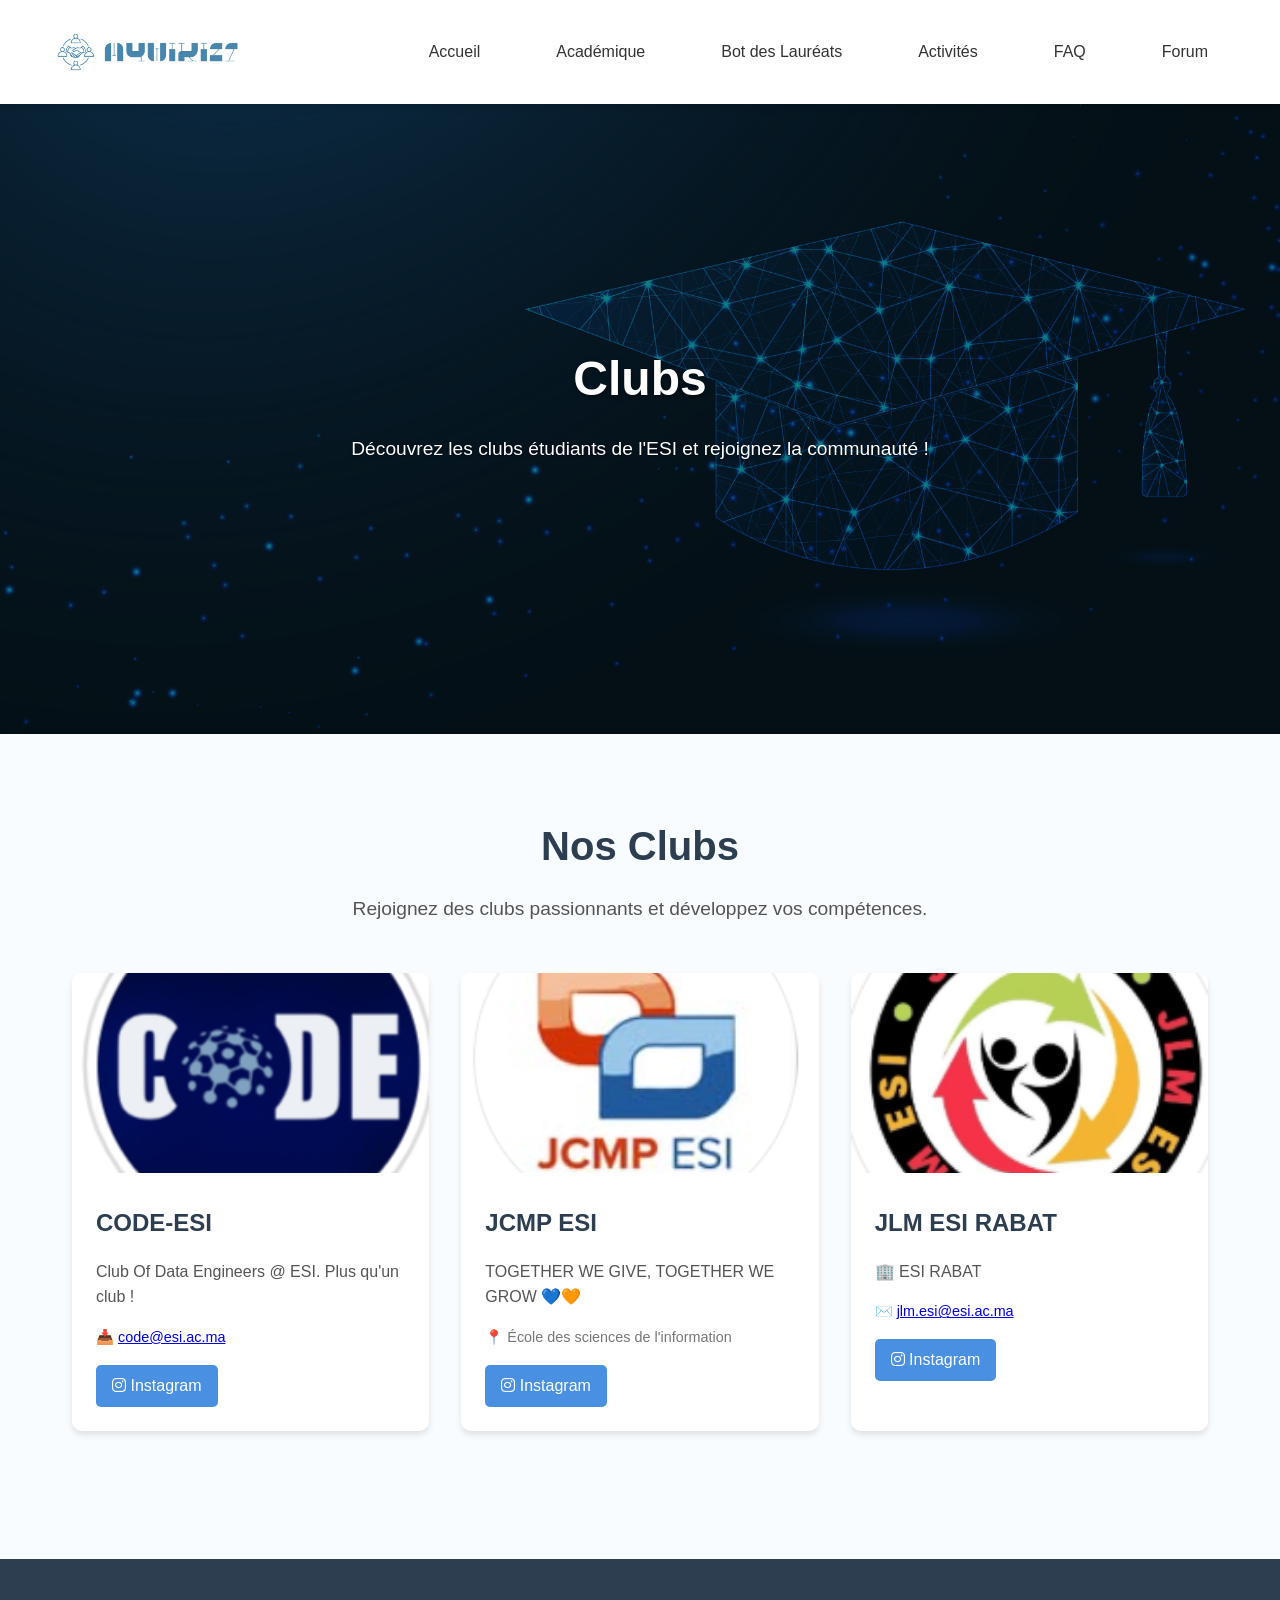
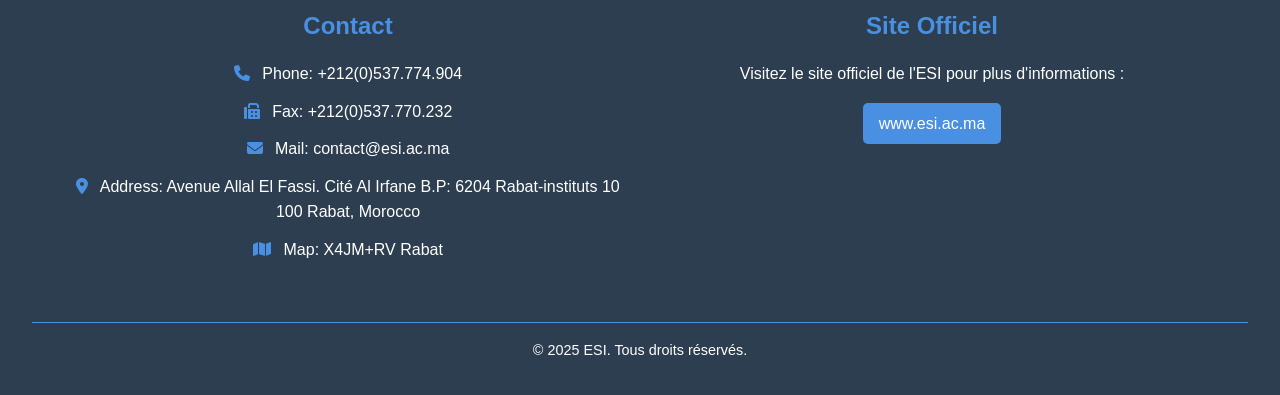
<file: clubs.html>
<!DOCTYPE html>
<html lang="fr">
<head>
    <meta charset="UTF-8">
    <meta name="viewport" content="width=device-width, initial-scale=1.0">
    <title>Clubs - MyWiki</title>
    <link rel="stylesheet" href="https://cdnjs.cloudflare.com/ajax/libs/font-awesome/6.4.0/css/all.min.css">
    <link rel="stylesheet" href="style.css">
</head>
<style>
    :root {
        --primary-color: #4a90e2;
        --secondary-color: #f5f9fe;
        --accent-color: #2c3e50;
        --text-color: #333;
        --light-blue: #e5f1ff;
        --shadow: 0 4px 6px rgba(0, 0, 0, 0.1);
    }

    * {
        margin: 0;
        padding: 0;
        box-sizing: border-box;
        font-family: 'Segoe UI', Tahoma, Geneva, Verdana, sans-serif;
    }

    body {
        background-color: #f9fcff;
        color: var(--text-color);
        line-height: 1.6;
    }

    header {
        background-color: white;
        box-shadow: var(--shadow);
        position: sticky;
        top: 0;
        z-index: 1000;
    }

    .nav-container {
        display: flex;
        justify-content: space-between;
        align-items: center;
        max-width: 1200px;
        margin: 0 auto;
        padding: 1rem;
    }

    .logo {
        height: 40px;
        display: flex;
        align-items: center;
    }

    .logo img {
        height: 100%;
        margin-right: 10px;
    }

    .logo-text {
        font-size: 1.5rem;
        font-weight: 700;
        color: var(--primary-color);
    }

    nav {
        display: flex;
        align-items: center;
    }

    .nav-toggle {
        display: none;
        background: none;
        border: none;
        font-size: 1.5rem;
        color: var(--primary-color);
        cursor: pointer;
    }

    .nav-menu {
        display: flex;
        list-style-type: none;
    }

    .nav-menu li {
        margin-left: 1.5rem;
    }

    .nav-menu a {
        color: var(--text-color);
        text-decoration: none;
        font-weight: 500;
        transition: color 0.3s;
        position: relative;
    }

    .nav-menu a:hover {
        color: var(--primary-color);
    }

    .nav-menu a::after {
        content: '';
        position: absolute;
        bottom: -5px;
        left: 0;
        width: 0;
        height: 2px;
        background-color: var(--primary-color);
        transition: width 0.3s;
    }

    .nav-menu a:hover::after {
        width: 100%;
    }

    .hero {
background-image: url('AI-in-Education-Post-Pandemic.jpg');
background-size: cover;
background-position: center;
height: 70vh;
display: flex;
align-items: center;
justify-content: center;
text-align: center;
color: white;
position: relative;
}

    .hero-content {
        max-width: 800px;
        margin: 0 auto;
        padding: 0 2rem;
        z-index: 1;
    }

    .hero h1 {
        font-size: 3rem;
        margin-bottom: 1rem;
        font-weight: 700;
    }

    .hero p {
        font-size: 1.2rem;
        margin-bottom: 2rem;
    }

    .btn {
        display: inline-block;
        background-color: var(--primary-color);
        color: white;
        padding: 0.75rem 2rem;
        border-radius: 50px;
        text-decoration: none;
        font-weight: 500;
        transition: all 0.3s;
        border: none;
        cursor: pointer;
    }

    .btn:hover {
        background-color: #3a7bc8;
        transform: translateY(-2px);
        box-shadow: 0 4px 8px rgba(0, 0, 0, 0.2);
    }

    .features {
        padding: 5rem 2rem;
        max-width: 1200px;
        margin: 0 auto;
    }

    .features-grid {
        display: grid;
        grid-template-columns: repeat(auto-fit, minmax(300px, 1fr));
        grid-gap: 2rem;
    }

    .feature-card {
        background-color: white;
        border-radius: 10px;
        overflow: hidden;
        box-shadow: var(--shadow);
        transition: transform 0.3s;
    }

    .feature-card:hover {
        transform: translateY(-10px);
    }

    .feature-img {
        height: 200px;
        overflow: hidden;
    }

    .feature-img img {
        width: 100%;
        height: 100%;
        object-fit: cover;
        transition: transform 0.3s;
    }

    .feature-card:hover .feature-img img {
        transform: scale(1.05);
    }

    .feature-content {
        padding: 1.5rem;
    }

    .feature-content h3 {
        font-size: 1.5rem;
        margin-bottom: 0.5rem;
        color: var(--accent-color);
    }

    .feature-icon {
        font-size: 2.5rem;
        color: var(--primary-color);
        margin-bottom: 1rem;
    }

    .testimonials {
        background-color: var(--light-blue);
        padding: 5rem 2rem;
        text-align: center;
    }

    .testimonials h2 {
        font-size: 2rem;
        margin-bottom: 3rem;
        color: var(--accent-color);
    }

    .testimonial-quote {
        font-size: 1.2rem;
        max-width: 800px;
        margin: 0 auto;
        position: relative;
        padding: 2rem;
    }

    .testimonial-quote::before {
        content: '\201C';
        font-size: 4rem;
        position: absolute;
        left: 0;
        top: -1rem;
        color: var(--primary-color);
        opacity: 0.2;
    }

    footer {
        background-color: var(--accent-color);
        color: white;
        padding: 2rem;
        text-align: center;
    }

    @media (max-width: 768px) {
        .nav-toggle {
            display: block;
        }

        .nav-menu {
            position: fixed;
            top: 70px;
            left: -100%;
            width: 100%;
            flex-direction: column;
            background: white;
            box-shadow: var(--shadow);
            transition: 0.3s;
            padding: 1rem 0;
        }

        .nav-menu.active {
            left: 0;
        }

        .nav-menu li {
            margin: 1rem 0;
        }

        .hero h1 {
            font-size: 2rem;
        }

        .hero p {
            font-size: 1rem;
        }
    }
</style>
<body>
    <header>
        <div class="nav-container">
            <div class="logo">
                <img src="logo-dark-transparent.png" alt="">
                
            </div>
            <button class="nav-toggle" aria-label="Toggle navigation">
                <i class="fas fa-bars"></i>
            </button>
            <nav>
                <ul class="nav-menu">
                    <li><a href="index.html">Accueil</a></li>
                    <li><a href="Academic.html">Académique</a></li>
                    <li><a href="laureates.html">Bot des Lauréats</a></li>
                    <li><a href="activities.html">Activités</a></li>
                    <li><a href="faq.html">FAQ</a></li>
                    <li><a href="for.html">Forum</a></li>
                </ul>
            </nav>
        </div>
    </header>

    <section class="hero">
        <div class="hero-content">
            <h1>Clubs</h1>
            <p>Découvrez les clubs étudiants de l'ESI et rejoignez la communauté !</p>
        </div>
    </section>

    <main>
        <section class="clubs">
            <div class="section-title">
                <h2>Nos Clubs</h2>
                <p>Rejoignez des clubs passionnants et développez vos compétences.</p>
            </div>
            <div class="clubs-grid">
                <!-- Club 1 : CODE-ESI -->
                <div class="club-card">
                    <div class="club-image">
                        <img src="code.png" alt="CODE-ESI Club">
                    </div>
                    <div class="club-content">
                        <h3>CODE-ESI</h3>
                        <p class="club-description">Club Of Data Engineers @ ESI. Plus qu'un club !</p>
                        <p class="club-email">📥 <a href="mailto:code@esi.ac.ma">code@esi.ac.ma</a></p>
                        <div class="club-social">
                            <a href="https://www.instagram.com/code.esi/?hl=fr" target="_blank">
                                <i class="fab fa-instagram"></i> Instagram
                            </a>
                        </div>
                    </div>
                </div>

                <!-- Club 2 : JCMP ESI -->
                <div class="club-card">
                    <div class="club-image">
                        <img src="jcmp.png" alt="JCMP ESI Club">
                    </div>
                    <div class="club-content">
                        <h3>JCMP ESI</h3>
                        <p class="club-description">TOGETHER WE GIVE, TOGETHER WE GROW 💙🧡</p>
                        <p class="club-location">📍 École des sciences de l'information</p>
                        <div class="club-social">
                            <a href="https://www.instagram.com/jcmp.esi/?hl=fr" target="_blank">
                                <i class="fab fa-instagram"></i> Instagram
                            </a>
                        </div>
                    </div>
                </div>

                <!-- Club 3 : JLM ESI RABAT -->
                <div class="club-card">
                    <div class="club-image">
                        <img src="jlm.png" alt="JLM ESI RABAT Club">
                    </div>
                    <div class="club-content">
                        <h3>JLM ESI RABAT</h3>
                        <p class="club-description">🏢 ESI RABAT</p>
                        <p class="club-email">✉️ <a href="mailto:jlm.esi@esi.ac.ma">jlm.esi@esi.ac.ma</a></p>
                        <div class="club-social">
                            <a href="https://www.instagram.com/jlm_esi/?hl=fr" target="_blank">
                                <i class="fab fa-instagram"></i> Instagram
                            </a>
                        </div>
                    </div>
                </div>
            </div>
        </section>
    </main>

    <footer>
        <div class="footer-container">
            <div class="footer-section">
                <h3>Contact</h3>
                <ul>
                    <li><i class="fas fa-phone"></i> Phone: +212(0)537.774.904</li>
                    <li><i class="fas fa-fax"></i> Fax: +212(0)537.770.232</li>
                    <li><i class="fas fa-envelope"></i> Mail: <a href="mailto:contact@esi.ac.ma">contact@esi.ac.ma</a></li>
                    <li><i class="fas fa-map-marker-alt"></i> Address: Avenue Allal El Fassi. Cité Al Irfane B.P: 6204 Rabat-instituts 10 100 Rabat, Morocco</li>
                    <li><i class="fas fa-map"></i> Map: <a href="https://www.google.com/maps/place/X4JM%2BRV+Rabat" target="_blank">X4JM+RV Rabat</a></li>
                </ul>
            </div>
            <div class="footer-section">
                <h3>Site Officiel</h3>
                <p>Visitez le site officiel de l'ESI pour plus d'informations :</p>
                <a href="http://www.esi.ac.ma/" target="_blank" class="footer-link">www.esi.ac.ma</a>
            </div>
        </div>
        <div class="footer-bottom">
            <p>&copy; 2025 ESI. Tous droits réservés.</p>
        </div>
    </footer>

    <script>
        // Navigation mobile
        document.querySelector('.nav-toggle').addEventListener('click', () => {
            document.querySelector('.nav-menu').classList.toggle('active');
        });
    </script>
</body>
</html>
</file>
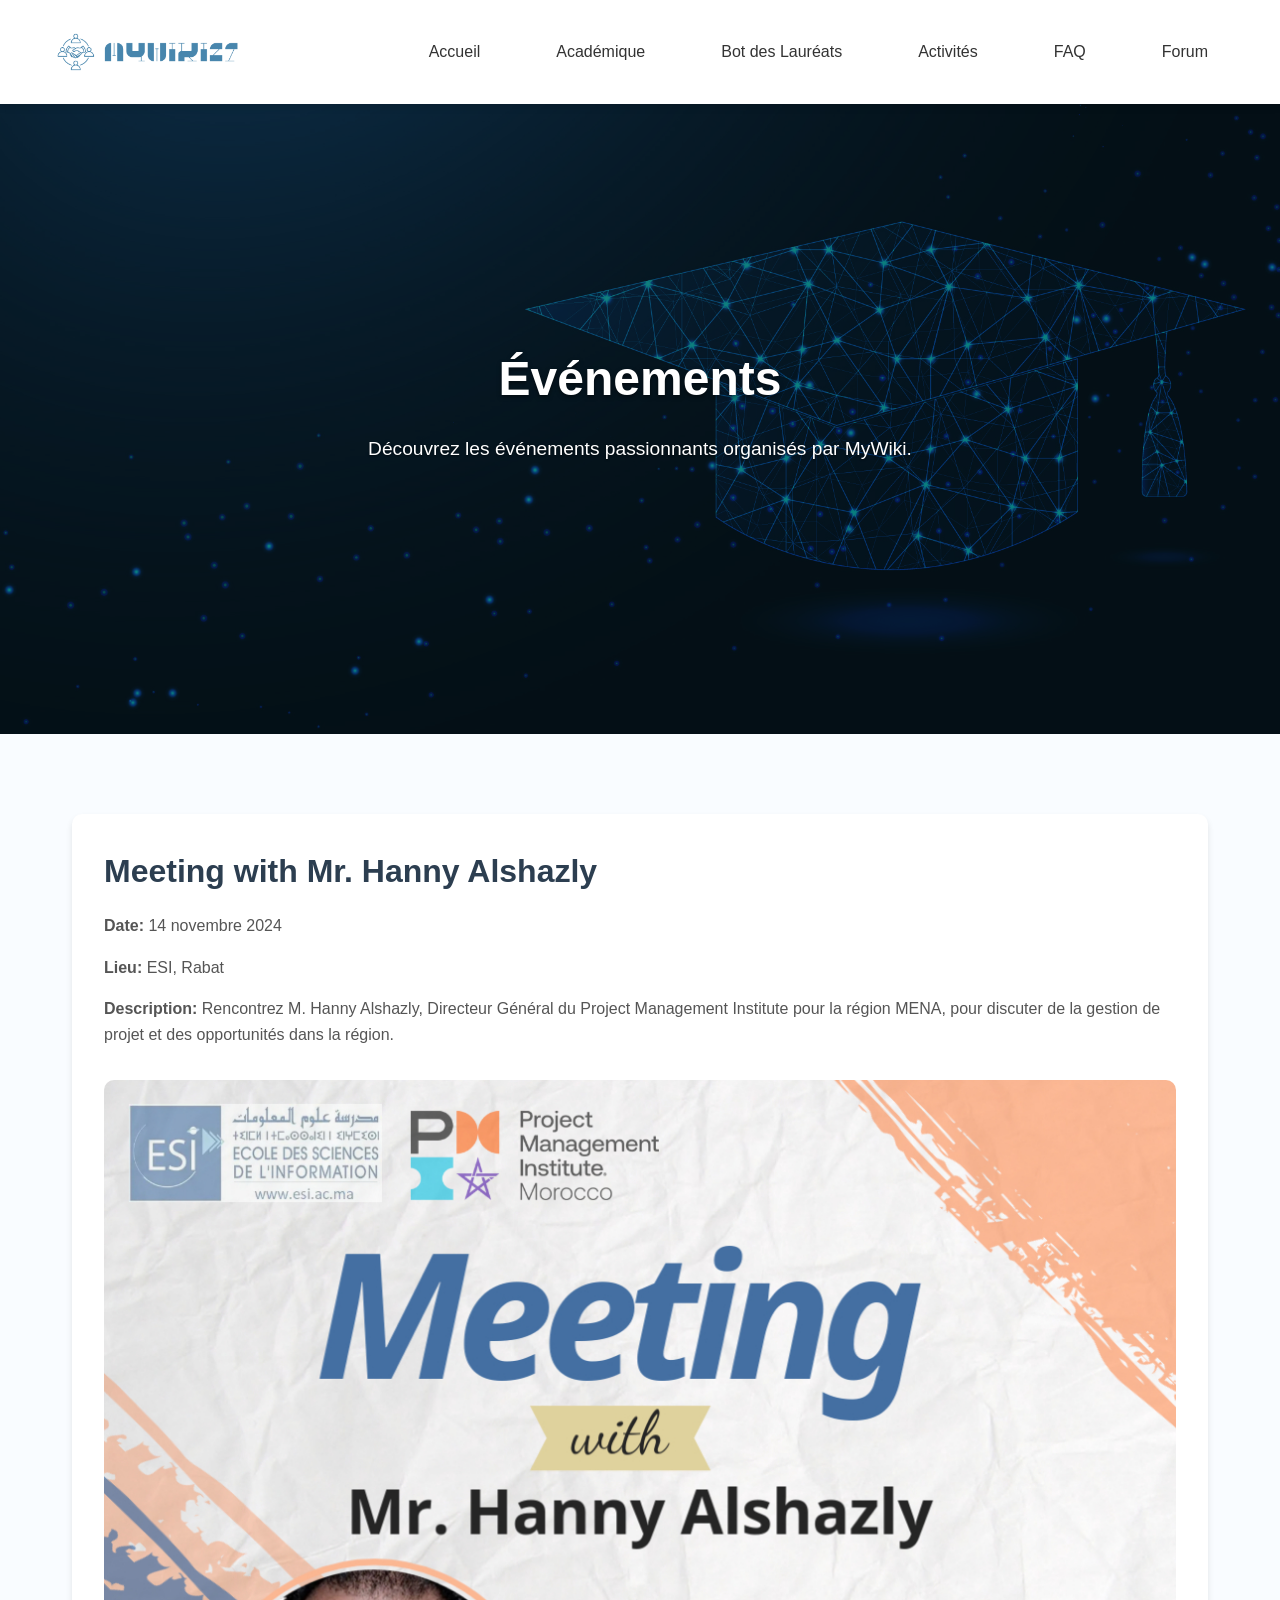
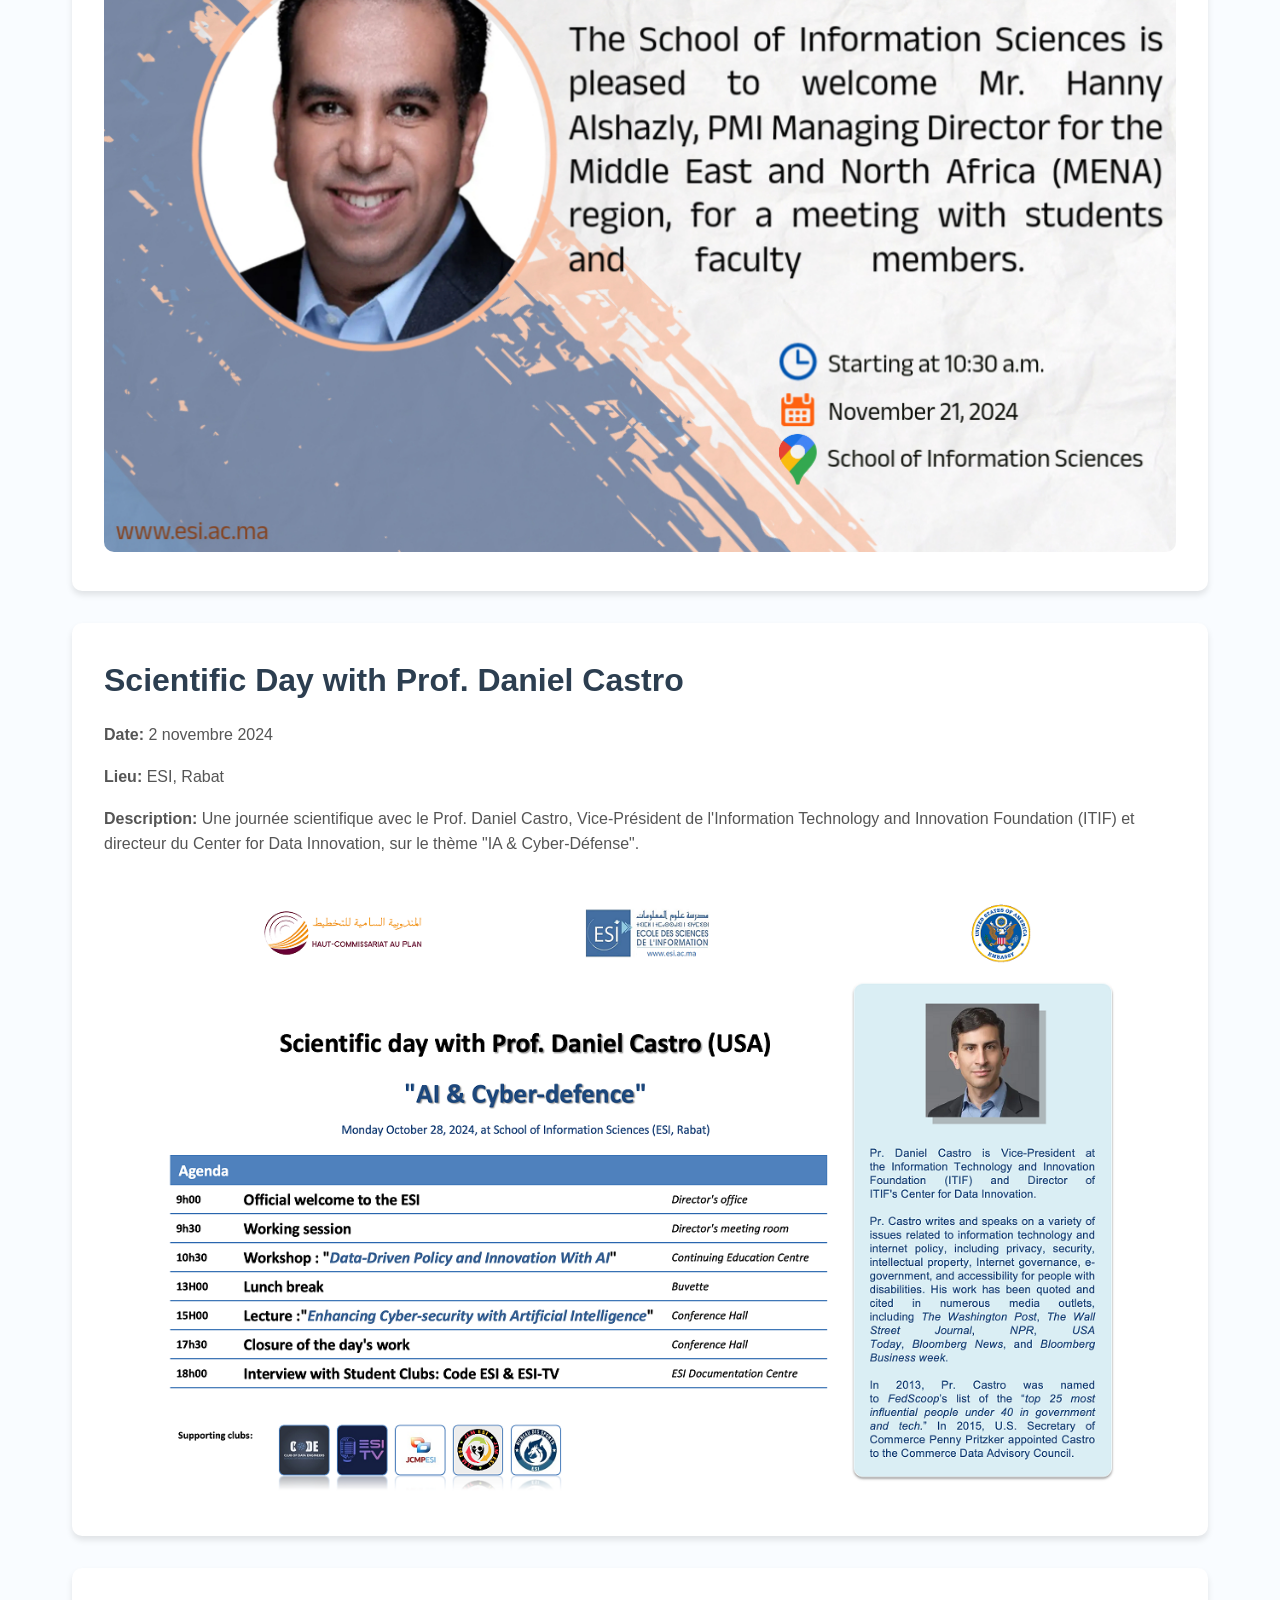
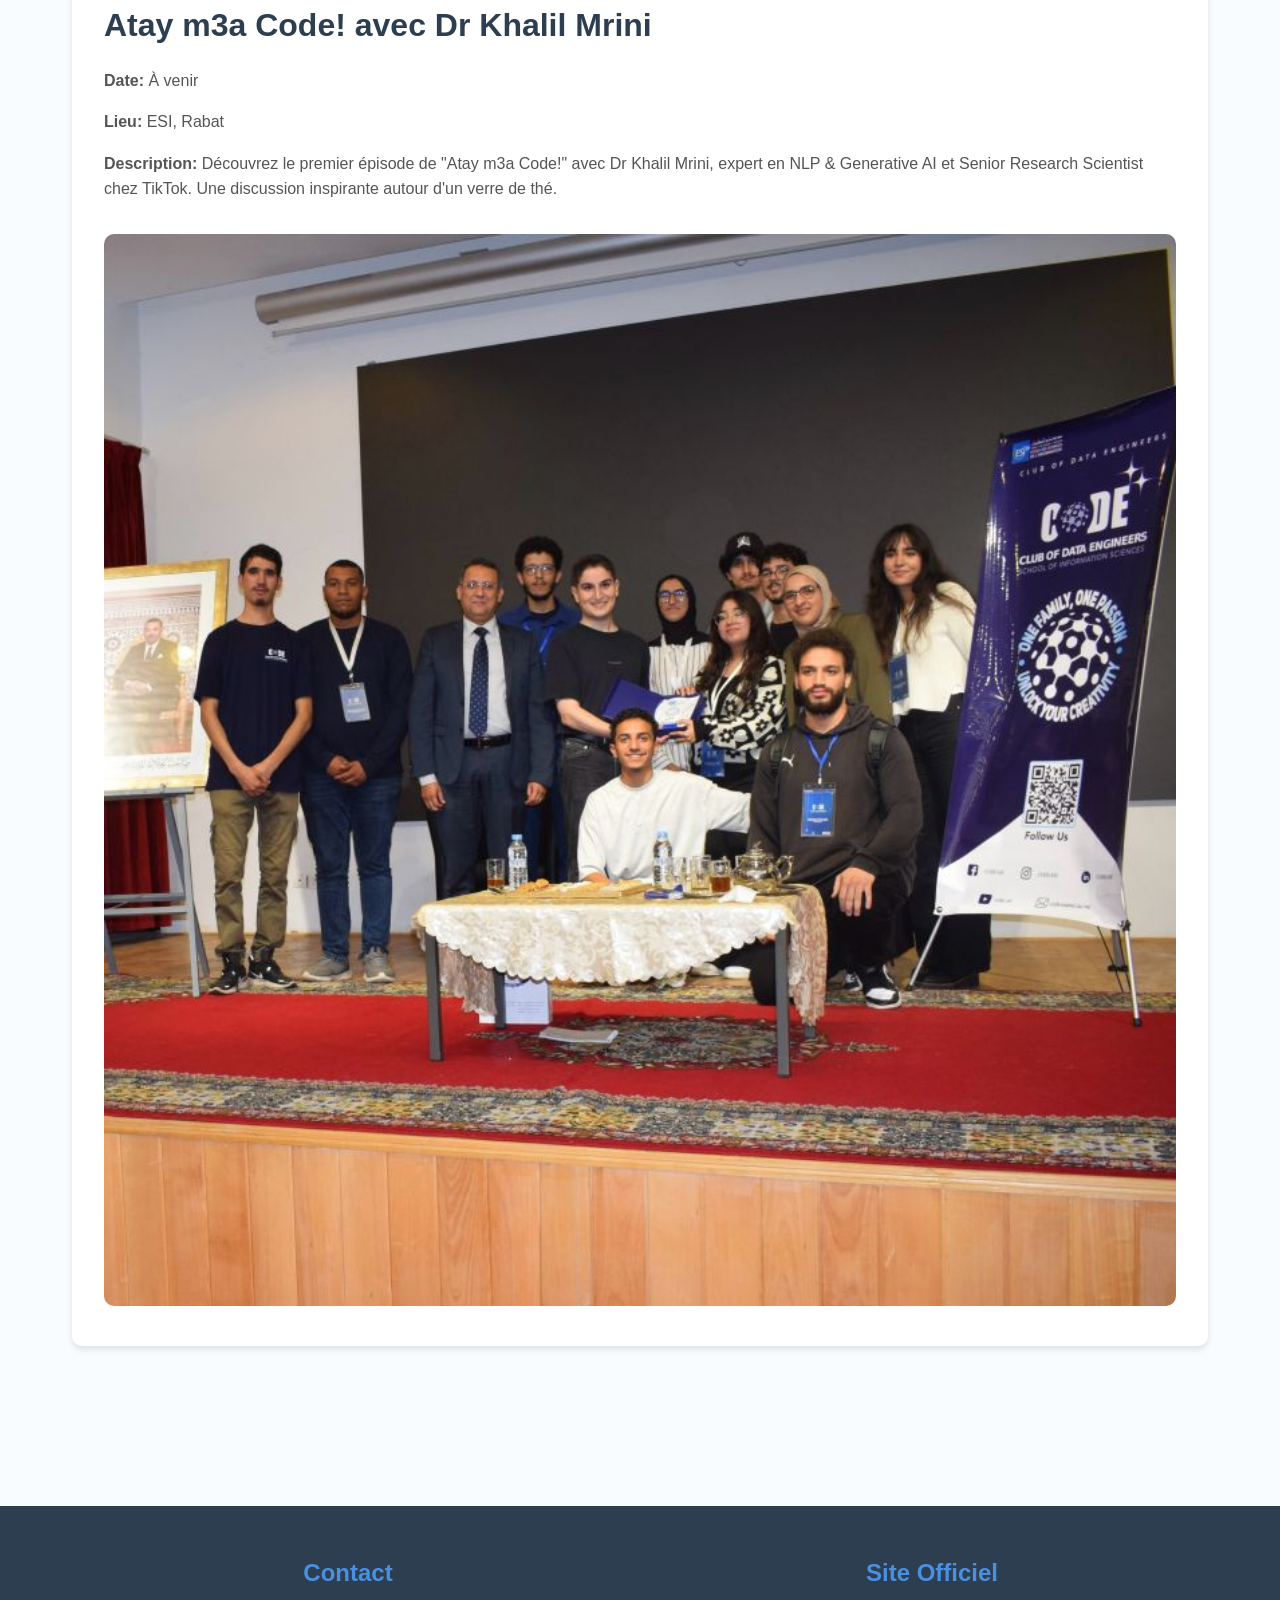
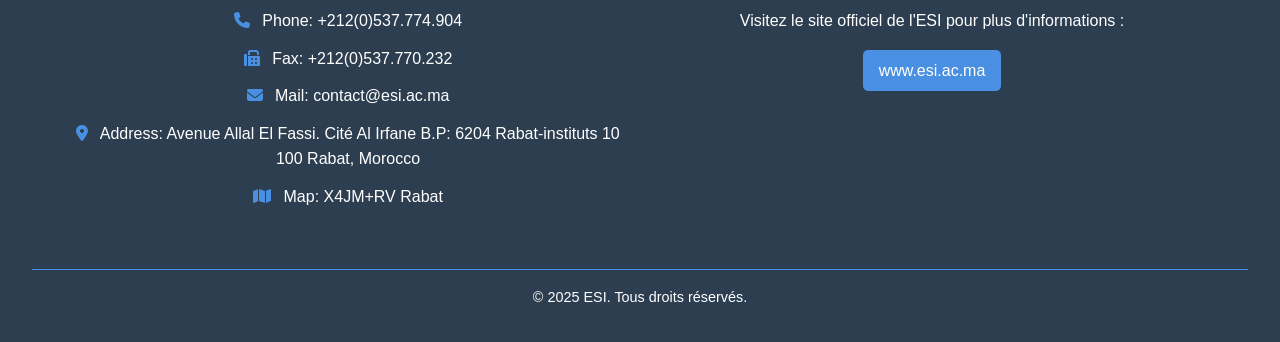
<file: evenements.html>
<!DOCTYPE html>
<html lang="fr">
<head>
    <meta charset="UTF-8">
    <meta name="viewport" content="width=device-width, initial-scale=1.0">
    <title>Événements - MyWiki</title>
    <link rel="stylesheet" href="https://cdnjs.cloudflare.com/ajax/libs/font-awesome/6.4.0/css/all.min.css">
    <link rel="stylesheet" href="style.css">
</head>
<style>
    :root {
        --primary-color: #4a90e2;
        --secondary-color: #f5f9fe;
        --accent-color: #2c3e50;
        --text-color: #333;
        --light-blue: #e5f1ff;
        --shadow: 0 4px 6px rgba(0, 0, 0, 0.1);
    }

    * {
        margin: 0;
        padding: 0;
        box-sizing: border-box;
        font-family: 'Segoe UI', Tahoma, Geneva, Verdana, sans-serif;
    }

    body {
        background-color: #f9fcff;
        color: var(--text-color);
        line-height: 1.6;
    }

    header {
        background-color: white;
        box-shadow: var(--shadow);
        position: sticky;
        top: 0;
        z-index: 1000;
    }

    .nav-container {
        display: flex;
        justify-content: space-between;
        align-items: center;
        max-width: 1200px;
        margin: 0 auto;
        padding: 1rem;
    }

    .logo {
        height: 40px;
        display: flex;
        align-items: center;
    }

    .logo img {
        height: 100%;
        margin-right: 10px;
    }

    .logo-text {
        font-size: 1.5rem;
        font-weight: 700;
        color: var(--primary-color);
    }

    nav {
        display: flex;
        align-items: center;
    }

    .nav-toggle {
        display: none;
        background: none;
        border: none;
        font-size: 1.5rem;
        color: var(--primary-color);
        cursor: pointer;
    }

    .nav-menu {
        display: flex;
        list-style-type: none;
    }

    .nav-menu li {
        margin-left: 1.5rem;
    }

    .nav-menu a {
        color: var(--text-color);
        text-decoration: none;
        font-weight: 500;
        transition: color 0.3s;
        position: relative;
    }

    .nav-menu a:hover {
        color: var(--primary-color);
    }

    .nav-menu a::after {
        content: '';
        position: absolute;
        bottom: -5px;
        left: 0;
        width: 0;
        height: 2px;
        background-color: var(--primary-color);
        transition: width 0.3s;
    }

    .nav-menu a:hover::after {
        width: 100%;
    }

    .hero {
background-image: url('AI-in-Education-Post-Pandemic.jpg');
background-size: cover;
background-position: center;
height: 70vh;
display: flex;
align-items: center;
justify-content: center;
text-align: center;
color: white;
position: relative;
}

    .hero-content {
        max-width: 800px;
        margin: 0 auto;
        padding: 0 2rem;
        z-index: 1;
    }

    .hero h1 {
        font-size: 3rem;
        margin-bottom: 1rem;
        font-weight: 700;
    }

    .hero p {
        font-size: 1.2rem;
        margin-bottom: 2rem;
    }

    .btn {
        display: inline-block;
        background-color: var(--primary-color);
        color: white;
        padding: 0.75rem 2rem;
        border-radius: 50px;
        text-decoration: none;
        font-weight: 500;
        transition: all 0.3s;
        border: none;
        cursor: pointer;
    }

    .btn:hover {
        background-color: #3a7bc8;
        transform: translateY(-2px);
        box-shadow: 0 4px 8px rgba(0, 0, 0, 0.2);
    }

    .features {
        padding: 5rem 2rem;
        max-width: 1200px;
        margin: 0 auto;
    }

    .features-grid {
        display: grid;
        grid-template-columns: repeat(auto-fit, minmax(300px, 1fr));
        grid-gap: 2rem;
    }

    .feature-card {
        background-color: white;
        border-radius: 10px;
        overflow: hidden;
        box-shadow: var(--shadow);
        transition: transform 0.3s;
    }

    .feature-card:hover {
        transform: translateY(-10px);
    }

    .feature-img {
        height: 200px;
        overflow: hidden;
    }

    .feature-img img {
        width: 100%;
        height: 100%;
        object-fit: cover;
        transition: transform 0.3s;
    }

    .feature-card:hover .feature-img img {
        transform: scale(1.05);
    }

    .feature-content {
        padding: 1.5rem;
    }

    .feature-content h3 {
        font-size: 1.5rem;
        margin-bottom: 0.5rem;
        color: var(--accent-color);
    }

    .feature-icon {
        font-size: 2.5rem;
        color: var(--primary-color);
        margin-bottom: 1rem;
    }

    .testimonials {
        background-color: var(--light-blue);
        padding: 5rem 2rem;
        text-align: center;
    }

    .testimonials h2 {
        font-size: 2rem;
        margin-bottom: 3rem;
        color: var(--accent-color);
    }

    .testimonial-quote {
        font-size: 1.2rem;
        max-width: 800px;
        margin: 0 auto;
        position: relative;
        padding: 2rem;
    }

    .testimonial-quote::before {
        content: '\201C';
        font-size: 4rem;
        position: absolute;
        left: 0;
        top: -1rem;
        color: var(--primary-color);
        opacity: 0.2;
    }

    footer {
        background-color: var(--accent-color);
        color: white;
        padding: 2rem;
        text-align: center;
    }

    @media (max-width: 768px) {
        .nav-toggle {
            display: block;
        }

        .nav-menu {
            position: fixed;
            top: 70px;
            left: -100%;
            width: 100%;
            flex-direction: column;
            background: white;
            box-shadow: var(--shadow);
            transition: 0.3s;
            padding: 1rem 0;
        }

        .nav-menu.active {
            left: 0;
        }

        .nav-menu li {
            margin: 1rem 0;
        }

        .hero h1 {
            font-size: 2rem;
        }

        .hero p {
            font-size: 1rem;
        }
    }
</style>
<body>
    <header>
        <div class="nav-container">
            <div class="logo">
                <img src="logo-dark-transparent.png" alt="">
                
            </div>
            <button class="nav-toggle" aria-label="Toggle navigation">
                <i class="fas fa-bars"></i>
            </button>
            <nav>
                <ul class="nav-menu">
                    <li><a href="index.html">Accueil</a></li>
                    <li><a href="Academic.html">Académique</a></li>
                    <li><a href="laureates.html">Bot des Lauréats</a></li>
                    <li><a href="activities.html">Activités</a></li>
                    <li><a href="faq.html">FAQ</a></li>
                    <li><a href="for.html">Forum</a></li>
                </ul>
            </nav>
        </div>
    </header>

    <section class="hero">
        <div class="hero-content">
            <h1>Événements</h1>
            <p>Découvrez les événements passionnants organisés par MyWiki.</p>
        </div>
    </section>

    <main>
        <section class="blog">
            <!-- Événement 1 -->
            <div class="blog-post">
                <h2>Meeting with Mr. Hanny Alshazly</h2>
                <p><strong>Date:</strong> 14 novembre 2024</p>
                <p><strong>Lieu:</strong> ESI, Rabat</p>
                <p><strong>Description:</strong> Rencontrez M. Hanny Alshazly, Directeur Général du Project Management Institute pour la région MENA, pour discuter de la gestion de projet et des opportunités dans la région.</p>
                <img src="PMI_ESI-rencontre-_-Affiche.jpg" alt="Mr. Hanny Alshazly">
            </div>

            <!-- Événement 2 -->
            <div class="blog-post">
                <h2>Scientific Day with Prof. Daniel Castro</h2>
                <p><strong>Date:</strong> 2 novembre 2024</p>
                <p><strong>Lieu:</strong> ESI, Rabat</p>
                <p><strong>Description:</strong> Une journée scientifique avec le Prof. Daniel Castro, Vice-Président de l'Information Technology and Innovation Foundation (ITIF) et directeur du Center for Data Innovation, sur le thème "IA & Cyber-Défense".</p>
                <img src="ESI_Scientific.Day_Pr.CARLOS.png" alt="Prof. Daniel Castro">
            </div>

            <!-- Événement 3 -->
            <div class="blog-post">
                <h2>Atay m3a Code! avec Dr Khalil Mrini</h2>
                <p><strong>Date:</strong> À venir</p>
                <p><strong>Lieu:</strong> ESI, Rabat</p>
                <p><strong>Description:</strong> Découvrez le premier épisode de "Atay m3a Code!" avec Dr Khalil Mrini, expert en NLP & Generative AI et Senior Research Scientist chez TikTok. Une discussion inspirante autour d'un verre de thé.</p>
                <img src="1731321613879.jpg" alt="Dr Khalil Mrini">
            </div>
        </section>
    </main>

    <footer>
        <div class="footer-container">
            <div class="footer-section">
                <h3>Contact</h3>
                <ul>
                    <li><i class="fas fa-phone"></i> Phone: +212(0)537.774.904</li>
                    <li><i class="fas fa-fax"></i> Fax: +212(0)537.770.232</li>
                    <li><i class="fas fa-envelope"></i> Mail: <a href="mailto:contact@esi.ac.ma">contact@esi.ac.ma</a></li>
                    <li><i class="fas fa-map-marker-alt"></i> Address: Avenue Allal El Fassi. Cité Al Irfane B.P: 6204 Rabat-instituts 10 100 Rabat, Morocco</li>
                    <li><i class="fas fa-map"></i> Map: <a href="https://www.google.com/maps/place/X4JM%2BRV+Rabat" target="_blank">X4JM+RV Rabat</a></li>
                </ul>
            </div>
            <div class="footer-section">
                <h3>Site Officiel</h3>
                <p>Visitez le site officiel de l'ESI pour plus d'informations :</p>
                <a href="http://www.esi.ac.ma/" target="_blank" class="footer-link">www.esi.ac.ma</a>
            </div>
        </div>
        <div class="footer-bottom">
            <p>&copy; 2025 ESI. Tous droits réservés.</p>
        </div>
    </footer>

    <script>
        // Navigation mobile
        document.querySelector('.nav-toggle').addEventListener('click', () => {
            document.querySelector('.nav-menu').classList.toggle('active');
        });
    </script>
</body>
</html>
</file>
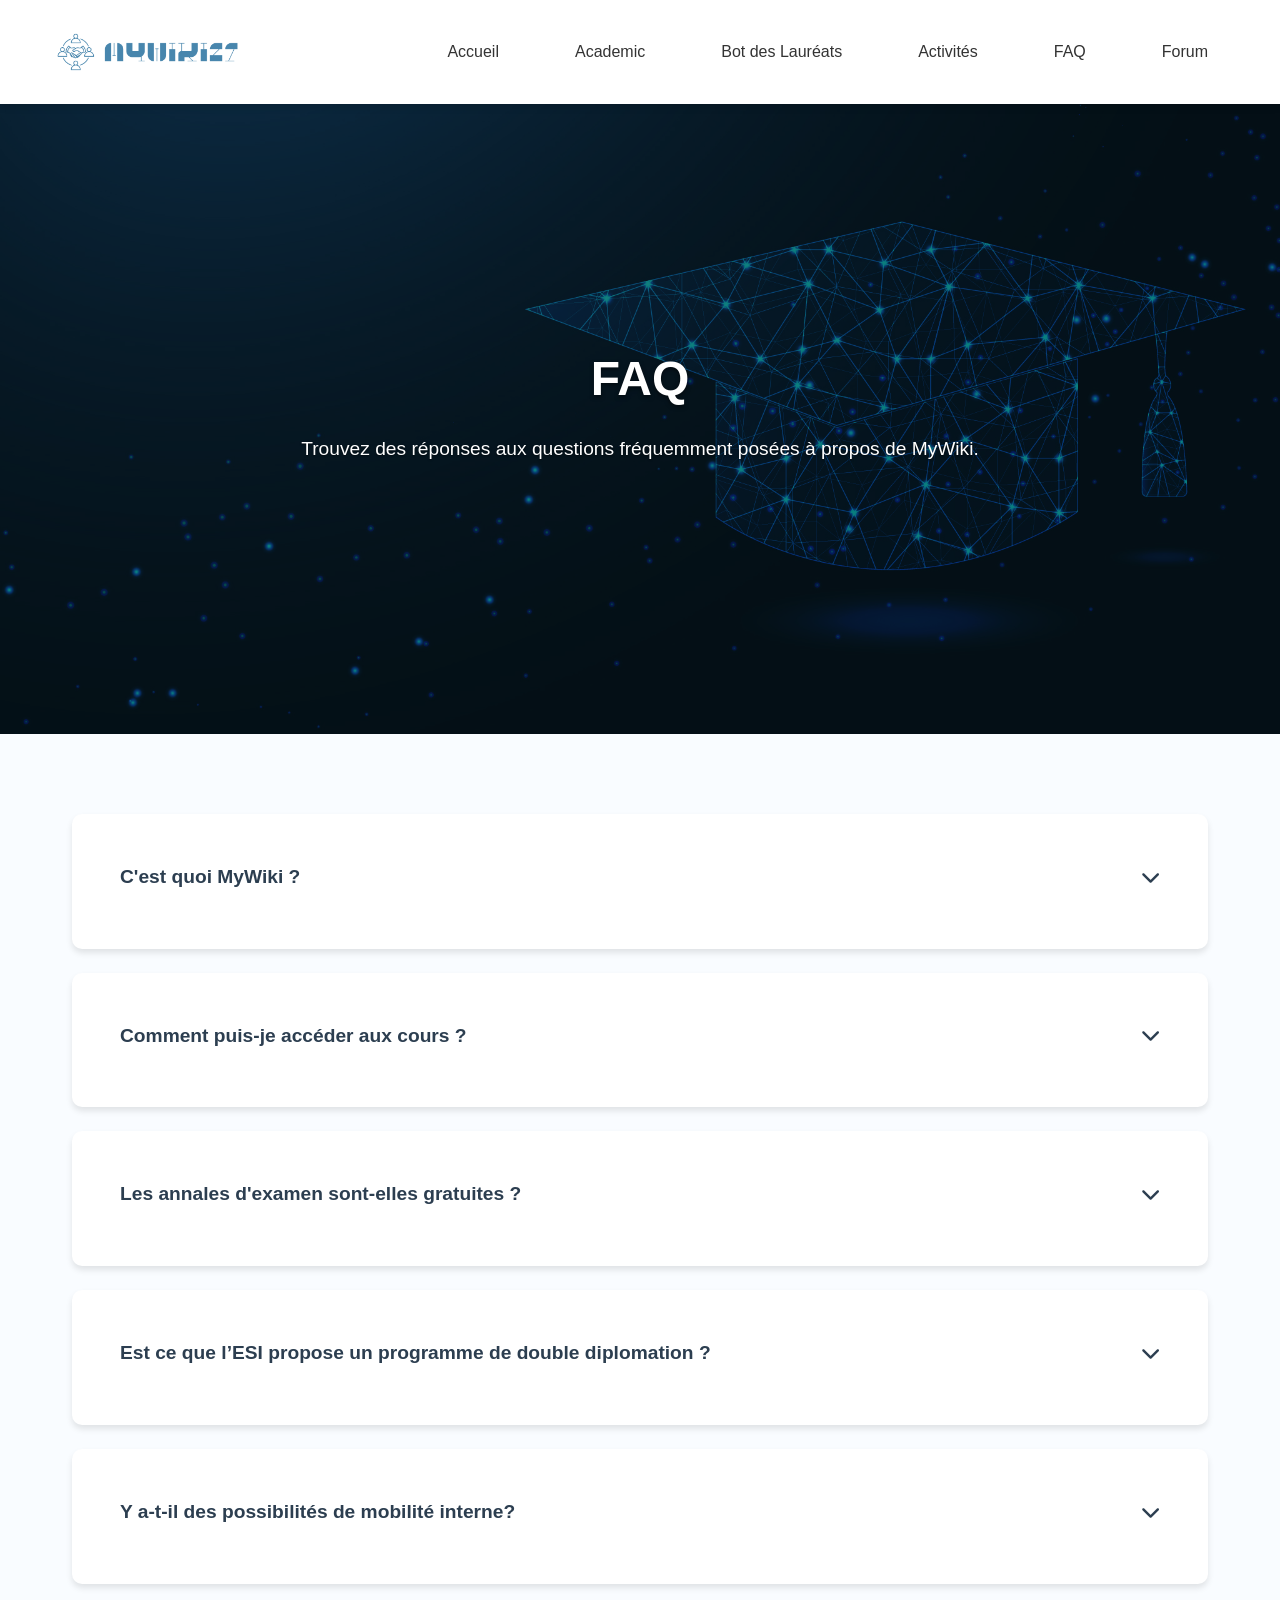
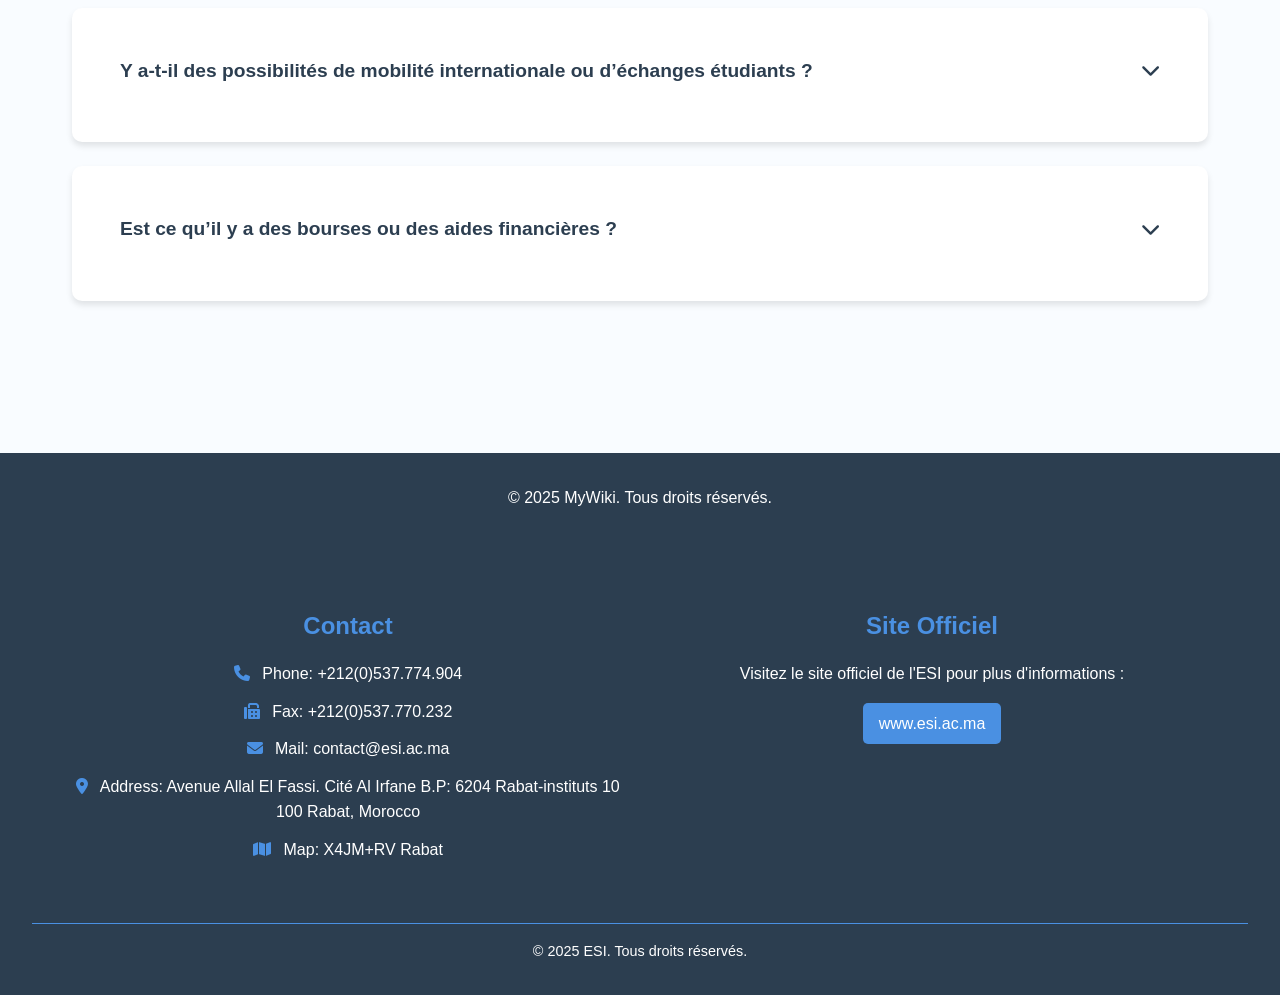
<file: faq.html>
<!DOCTYPE html>
<html lang="fr">
<head>
    <meta charset="UTF-8">
    <meta name="viewport" content="width=device-width, initial-scale=1.0">
    <title>FAQ - MyWiki</title>
    <link rel="stylesheet" href="https://cdnjs.cloudflare.com/ajax/libs/font-awesome/6.4.0/css/all.min.css">
    <link rel="stylesheet" href="style.css">
    <style>
        :root {
            --primary-color: #4a90e2;
            --secondary-color: #f5f9fe;
            --accent-color: #2c3e50;
            --text-color: #333;
            --light-blue: #e5f1ff;
            --shadow: 0 4px 6px rgba(0, 0, 0, 0.1);
        }

        * {
            margin: 0;
            padding: 0;
            box-sizing: border-box;
            font-family: 'Segoe UI', Tahoma, Geneva, Verdana, sans-serif;
        }

        body {
            background-color: #f9fcff;
            color: var(--text-color);
            line-height: 1.6;
        }

        header {
            background-color: white;
            box-shadow: var(--shadow);
            position: sticky;
            top: 0;
            z-index: 1000;
        }

        .nav-container {
            display: flex;
            justify-content: space-between;
            align-items: center;
            max-width: 1200px;
            margin: 0 auto;
            padding: 1rem;
        }

        .logo {
            height: 40px;
            display: flex;
            align-items: center;
        }

        .logo img {
            height: 100%;
            margin-right: 10px;
        }

        .logo-text {
            font-size: 1.5rem;
            font-weight: 700;
            color: var(--primary-color);
        }

        nav {
            display: flex;
            align-items: center;
        }

        .nav-toggle {
            display: none;
            background: none;
            border: none;
            font-size: 1.5rem;
            color: var(--primary-color);
            cursor: pointer;
        }

        .nav-menu {
            display: flex;
            list-style-type: none;
        }

        .nav-menu li {
            margin-left: 1.5rem;
        }

        .nav-menu a {
            color: var(--text-color);
            text-decoration: none;
            font-weight: 500;
            transition: color 0.3s;
            position: relative;
        }

        .nav-menu a:hover {
            color: var(--primary-color);
        }

        .nav-menu a::after {
            content: '';
            position: absolute;
            bottom: -5px;
            left: 0;
            width: 0;
            height: 2px;
            background-color: var(--primary-color);
            transition: width 0.3s;
        }

        .nav-menu a:hover::after {
            width: 100%;
        }

        .hero {
    background-image: url('AI-in-Education-Post-Pandemic.jpg');
    background-size: cover;
    background-position: center;
    height: 70vh;
    display: flex;
    align-items: center;
    justify-content: center;
    text-align: center;
    color: white;
    position: relative;
}

        .hero-content {
            max-width: 800px;
            margin: 0 auto;
            padding: 0 2rem;
            z-index: 1;
        }

        .hero h1 {
            font-size: 3rem;
            margin-bottom: 1rem;
            font-weight: 700;
        }

        .hero p {
            font-size: 1.2rem;
            margin-bottom: 2rem;
        }

        .btn {
            display: inline-block;
            background-color: var(--primary-color);
            color: white;
            padding: 0.75rem 2rem;
            border-radius: 50px;
            text-decoration: none;
            font-weight: 500;
            transition: all 0.3s;
            border: none;
            cursor: pointer;
        }

        .btn:hover {
            background-color: #3a7bc8;
            transform: translateY(-2px);
            box-shadow: 0 4px 8px rgba(0, 0, 0, 0.2);
        }

        .faq-container {
            padding: 5rem 2rem;
            max-width: 1200px;
            margin: 0 auto;
        }

        .faq-item {
            background-color: white;
            border-radius: 10px;
            overflow: hidden;
            box-shadow: var(--shadow);
            transition: transform 0.3s;
            margin-bottom: 1.5rem;
            cursor: pointer;
        }

        .faq-item:hover {
            transform: translateY(-10px);
        }

        .faq-question {
            padding: 1.5rem;
            display: flex;
            justify-content: space-between;
            align-items: center;
            font-size: 1.2rem;
            font-weight: 600;
            color: var(--accent-color);
        }

        .faq-question i {
            font-size: 1.2rem;
            transition: transform 0.3s;
        }

        .faq-item.active .faq-question i {
            transform: rotate(180deg);
        }

        .faq-answer {
            padding: 0 1.5rem 1.5rem;
            font-size: 1rem;
            color: var(--text-color);
            line-height: 1.6;
            display: none;
        }

        .faq-item.active .faq-answer {
            display: block;
        }

        footer {
            background-color: var(--accent-color);
            color: white;
            padding: 2rem;
            text-align: center;
        }

        @media (max-width: 768px) {
            .nav-toggle {
                display: block;
            }

            .nav-menu {
                position: fixed;
                top: 70px;
                left: -100%;
                width: 100%;
                flex-direction: column;
                background: white;
                box-shadow: var(--shadow);
                transition: 0.3s;
                padding: 1rem 0;
            }

            .nav-menu.active {
                left: 0;
            }

            .nav-menu li {
                margin: 1rem 0;
            }

            .hero h1 {
                font-size: 2rem;
            }

            .hero p {
                font-size: 1rem;
            }
        }
    </style>
</head>
<body>
    <header>
        <div class="nav-container">
            <div class="logo">
                <img src="logo-dark-transparent.png" alt="">
                
            </div>
            <button class="nav-toggle" aria-label="Toggle navigation">
                <i class="fas fa-bars"></i>
            </button>
            <nav>
                <ul class="nav-menu">
                    <li><a href="index.html">Accueil</a></li>
                    <li><a href="Academic.html">Academic</a></li>
                    <li><a href="laureates.html">Bot des Lauréats</a></li>
                    <li><a href="activities.html">Activités</a></li>
                    <li><a href="faq.html">FAQ</a></li>
                    <li><a href="for.html">Forum</a></li>
                </ul>
            </nav>
        </div>
    </header>

    <main>
        <section class="hero">
            <div class="hero-content">
                <h1>FAQ</h1>
                <p>Trouvez des réponses aux questions fréquemment posées à propos de MyWiki.</p>
            </div>
        </section>

        <section class="faq-container">
            <div class="faq-item">
                <div class="faq-question">
                    <span>C'est quoi MyWiki ?</span>
                    <i class="fas fa-chevron-down"></i>
                </div>
                <p class="faq-answer">MyWiki est une plateforme collaborative conçue pour fournir des ressources éducatives à tous les étudiants.</p>
            </div>

            <div class="faq-item">
                <div class="faq-question">
                    <span>Comment puis-je accéder aux cours ?</span>
                    <i class="fas fa-chevron-down"></i>
                </div>
                <p class="faq-answer">Vous pouvez accéder aux cours en naviguant vers la section <a href="Academic.html">Academic</a> du site.</p>
            </div>

            <div class="faq-item">
                <div class="faq-question">
                    <span>Les annales d'examen sont-elles gratuites ?</span>
                    <i class="fas fa-chevron-down"></i>
                </div>
                <p class="faq-answer">Oui, tous les annales d'examen et supports de révision sur MyWiki sont entièrement gratuits.</p>
            </div>
            <div class="faq-item">
                <div class="faq-question">
                    <span>Est ce que l’ESI propose  un programme de double diplomation ?</span>
                    <i class="fas fa-chevron-down"></i>
                </div>
                <p class="faq-answer">Non, l’ESI ne propose pas de programme de double diplomation à ce jour. Toutefois, cette possibilité est à l’étude dans le cadre du développement futur de l’établissement</p>
            </div>
            <div class="faq-item">
                <div class="faq-question">
                    <span>Y a-t-il des possibilités de mobilité interne?</span>
                    <i class="fas fa-chevron-down"></i>
                </div>
                <p class="faq-answer">Non, l’ESI ne permet pas actuellement le changement de filière en cours de parcours , mais ceçi  est envisageable</p>
            </div>
            <div class="faq-item">
                <div class="faq-question">
                    <span> Y a-t-il des possibilités de mobilité internationale ou d’échanges étudiants ?</span>
                    <i class="fas fa-chevron-down"></i>
                </div>
                <p class="faq-answer">Non, l’ESI ne propose pas encore de programme de mobilité internationale.</p>
            </div>
            <div class="faq-item">
                <div class="faq-question">
                    <span>Est ce qu’il y a des  bourses ou des aides financières ?</span>
                    <i class="fas fa-chevron-down"></i>
                </div>
                <p class="faq-answer">Non.</p>
            </div>
        </section>
    </main>

    <footer>
        <p>&copy; 2025 MyWiki. Tous droits réservés.</p>
    </footer>

    <script>
        // Script pour le menu de navigation mobile
        const navToggle = document.querySelector('.nav-toggle');
        const navMenu = document.querySelector('.nav-menu');

        navToggle.addEventListener('click', () => {
            navMenu.classList.toggle('active');
        });

        // Script pour les FAQ
        const faqItems = document.querySelectorAll('.faq-item');
        faqItems.forEach(item => {
            item.addEventListener('click', () => {
                item.classList.toggle('active');
            });
        });
    </script>
</body>
<footer>
    <div class="footer-container">
        <div class="footer-section">
            <h3>Contact</h3>
            <ul>
                <li><i class="fas fa-phone"></i> Phone: +212(0)537.774.904</li>
                <li><i class="fas fa-fax"></i> Fax: +212(0)537.770.232</li>
                <li><i class="fas fa-envelope"></i> Mail: <a href="mailto:contact@esi.ac.ma">contact@esi.ac.ma</a></li>
                <li><i class="fas fa-map-marker-alt"></i> Address: Avenue Allal El Fassi. Cité Al Irfane B.P: 6204 Rabat-instituts 10 100 Rabat, Morocco</li>
                <li><i class="fas fa-map"></i> Map: <a href="https://www.google.com/maps/place/X4JM%2BRV+Rabat" target="_blank">X4JM+RV Rabat</a></li>
            </ul>
        </div>
        <div class="footer-section">
            <h3>Site Officiel</h3>
            <p>Visitez le site officiel de l'ESI pour plus d'informations :</p>
            <a href="http://www.esi.ac.ma/" target="_blank" class="footer-link">www.esi.ac.ma</a>
        </div>
    </div>
    <div class="footer-bottom">
        <p>&copy; 2025 ESI. Tous droits réservés.</p>
    </div>
</footer>
</html>
</file>
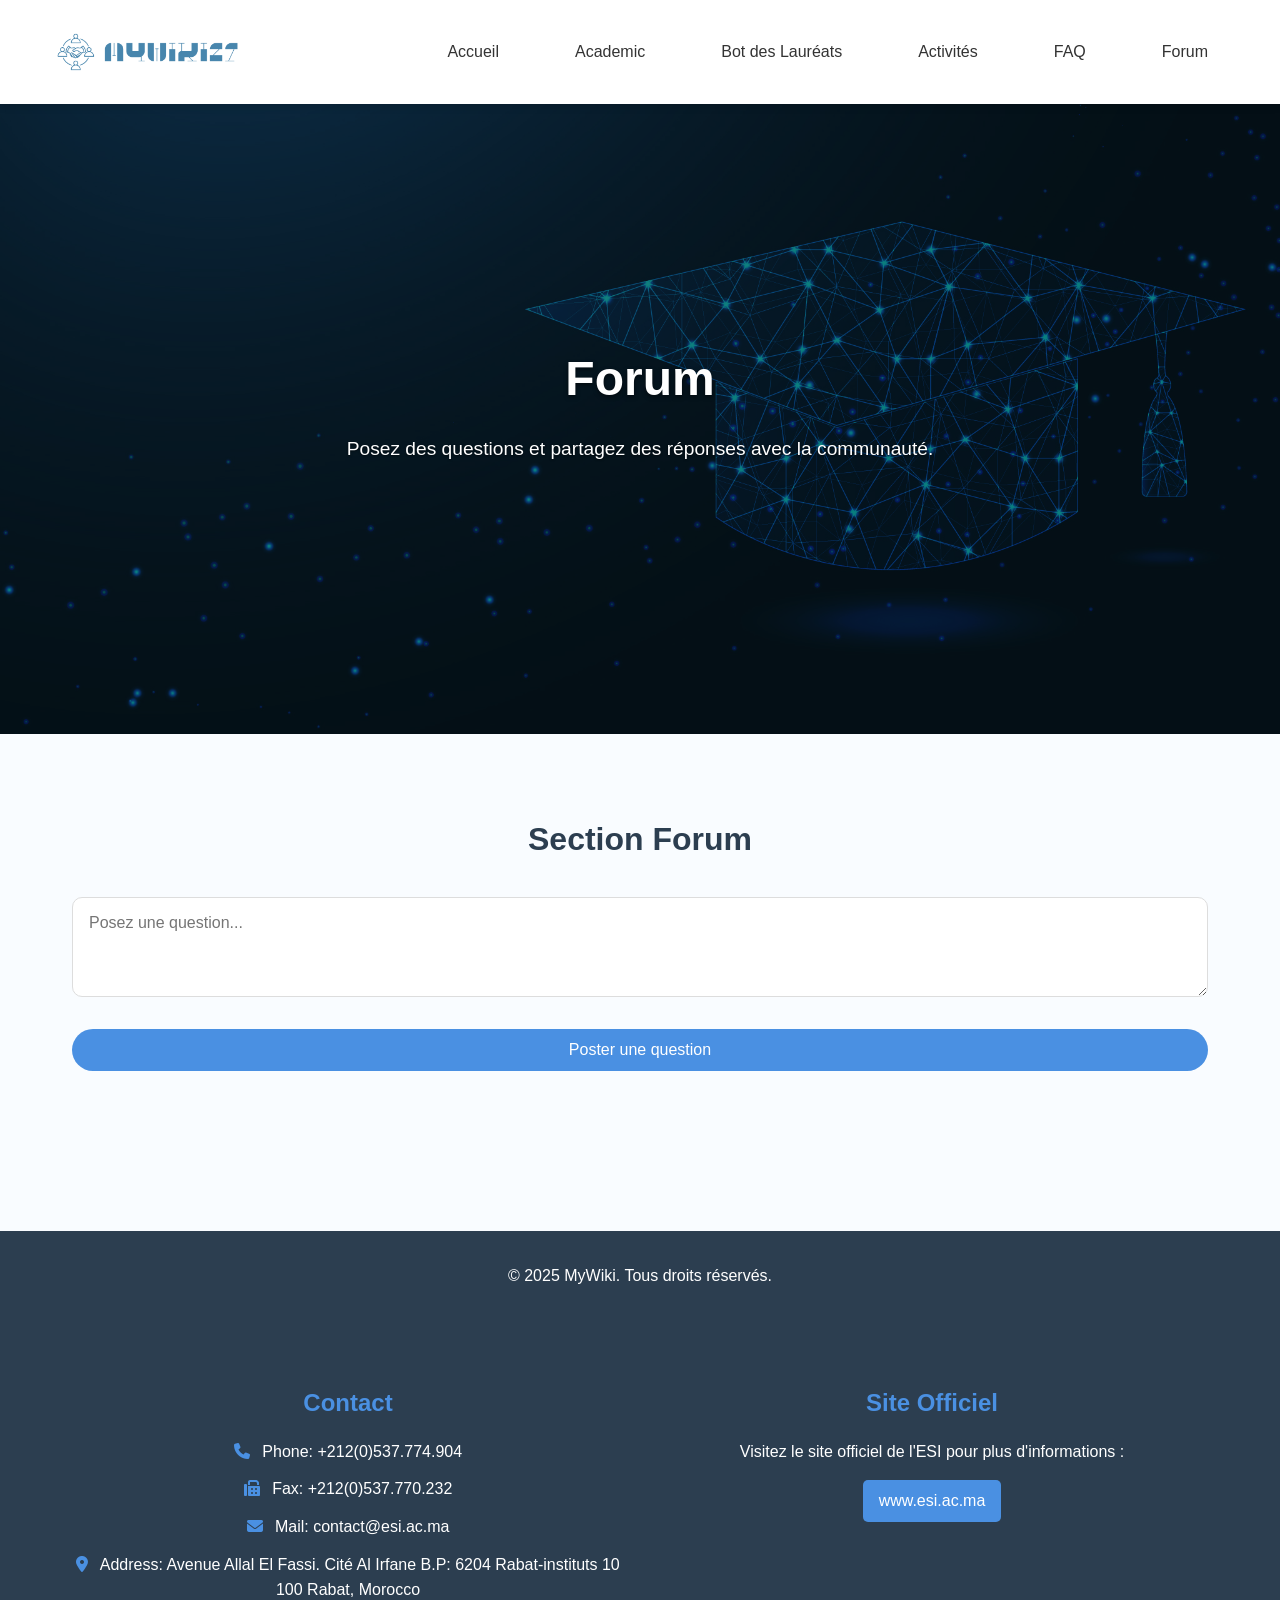
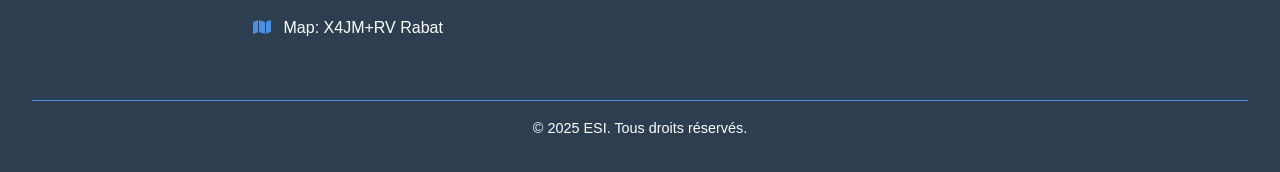
<file: for.html>
<!DOCTYPE html>
<html lang="fr">
<head>
    <meta charset="UTF-8">
    <meta name="viewport" content="width=device-width, initial-scale=1.0">
    <title>Forum - MyWiki</title>
    <link rel="stylesheet" href="https://cdnjs.cloudflare.com/ajax/libs/font-awesome/6.4.0/css/all.min.css">
    <link rel="stylesheet" href="style.css">
    <style>
        :root {
            --primary-color: #4a90e2;
            --secondary-color: #f5f9fe;
            --accent-color: #2c3e50;
            --text-color: #333;
            --light-blue: #e5f1ff;
            --shadow: 0 4px 6px rgba(0, 0, 0, 0.1);
        }

        * {
            margin: 0;
            padding: 0;
            box-sizing: border-box;
            font-family: 'Segoe UI', Tahoma, Geneva, Verdana, sans-serif;
        }

        body {
            background-color: #f9fcff;
            color: var(--text-color);
            line-height: 1.6;
        }

        header {
            background-color: white;
            box-shadow: var(--shadow);
            position: sticky;
            top: 0;
            z-index: 1000;
        }

        .nav-container {
            display: flex;
            justify-content: space-between;
            align-items: center;
            max-width: 1200px;
            margin: 0 auto;
            padding: 1rem;
        }

        .logo {
            height: 40px;
            display: flex;
            align-items: center;
        }

        .logo img {
            height: 100%;
            margin-right: 10px;
        }

        .logo-text {
            font-size: 1.5rem;
            font-weight: 700;
            color: var(--primary-color);
        }

        nav {
            display: flex;
            align-items: center;
        }

        .nav-toggle {
            display: none;
            background: none;
            border: none;
            font-size: 1.5rem;
            color: var(--primary-color);
            cursor: pointer;
        }

        .nav-menu {
            display: flex;
            list-style-type: none;
        }

        .nav-menu li {
            margin-left: 1.5rem;
        }

        .nav-menu a {
            color: var(--text-color);
            text-decoration: none;
            font-weight: 500;
            transition: color 0.3s;
            position: relative;
        }

        .nav-menu a:hover {
            color: var(--primary-color);
        }

        .nav-menu a::after {
            content: '';
            position: absolute;
            bottom: -5px;
            left: 0;
            width: 0;
            height: 2px;
            background-color: var(--primary-color);
            transition: width 0.3s;
        }

        .nav-menu a:hover::after {
            width: 100%;
        }

        .hero {
    background-image: url('AI-in-Education-Post-Pandemic.jpg');
    background-size: cover;
    background-position: center;
    height: 70vh;
    display: flex;
    align-items: center;
    justify-content: center;
    text-align: center;
    color: white;
    position: relative;
}

        .hero-content {
            max-width: 800px;
            margin: 0 auto;
            padding: 0 2rem;
            z-index: 1;
        }

        .hero h1 {
            font-size: 3rem;
            margin-bottom: 1rem;
            font-weight: 700;
        }

        .hero p {
            font-size: 1.2rem;
            margin-bottom: 2rem;
        }

        .btn {
            display: inline-block;
            background-color: var(--primary-color);
            color: white;
            padding: 0.75rem 2rem;
            border-radius: 50px;
            text-decoration: none;
            font-weight: 500;
            transition: all 0.3s;
            border: none;
            cursor: pointer;
        }

        .btn:hover {
            background-color: #3a7bc8;
            transform: translateY(-2px);
            box-shadow: 0 4px 8px rgba(0, 0, 0, 0.2);
        }

        .forum {
            padding: 5rem 2rem;
            max-width: 1200px;
            margin: 0 auto;
        }

        .forum h2 {
            text-align: center;
            font-size: 2rem;
            color: var(--accent-color);
            margin-bottom: 2rem;
        }

        .question-input {
            width: 100%;
            padding: 1rem;
            font-size: 1rem;
            margin-bottom: 1.5rem;
            border: 1px solid #ddd;
            border-radius: 10px;
            box-sizing: border-box;
            resize: vertical;
            min-height: 100px;
        }

        .post-btn {
            background-color: var(--primary-color);
            color: white;
            padding: 0.75rem 2rem;
            border: none;
            border-radius: 50px;
            cursor: pointer;
            transition: all 0.3s;
            width: 100%;
            font-size: 1rem;
        }

        .post-btn:hover {
            background-color: #3a7bc8;
            transform: translateY(-2px);
            box-shadow: 0 4px 8px rgba(0, 0, 0, 0.2);
        }

        .forum-content {
            margin-top: 2rem;
        }

        .question, .answer {
            background-color: white;
            border: 1px solid #ddd;
            padding: 1.5rem;
            margin-bottom: 1.5rem;
            border-radius: 10px;
            box-shadow: var(--shadow);
        }

        .answer {
            margin-left: 2rem;
            border-color: #ccc;
        }

        .question p, .answer p {
            margin: 0;
            font-size: 1rem;
            color: var(--text-color);
        }

        .answer-btn {
            background-color: var(--primary-color);
            color: white;
            padding: 0.5rem 1rem;
            border: none;
            border-radius: 50px;
            cursor: pointer;
            transition: all 0.3s;
            margin-top: 1rem;
        }

        .answer-btn:hover {
            background-color: #3a7bc8;
            transform: translateY(-2px);
            box-shadow: 0 4px 8px rgba(0, 0, 0, 0.2);
        }

        footer {
            background-color: var(--accent-color);
            color: white;
            padding: 2rem;
            text-align: center;
        }

        @media (max-width: 768px) {
            .nav-toggle {
                display: block;
            }

            .nav-menu {
                position: fixed;
                top: 70px;
                left: -100%;
                width: 100%;
                flex-direction: column;
                background: white;
                box-shadow: var(--shadow);
                transition: 0.3s;
                padding: 1rem 0;
            }

            .nav-menu.active {
                left: 0;
            }

            .nav-menu li {
                margin: 1rem 0;
            }

            .hero h1 {
                font-size: 2rem;
            }

            .hero p {
                font-size: 1rem;
            }

            .answer {
                margin-left: 1rem;
            }
        }
    </style>
</head>
<body>
    <header>
        <div class="nav-container">
            <div class="logo">
                <img src="logo-dark-transparent.png" alt="">
                
            </div>
            <button class="nav-toggle" aria-label="Toggle navigation">
                <i class="fas fa-bars"></i>
            </button>
            <nav>
                <ul class="nav-menu">
                    <li><a href="index.html">Accueil</a></li>
                    <li><a href="Academic.html">Academic</a></li>
                    <li><a href="laureates.html">Bot des Lauréats</a></li>
                    <li><a href="activities.html">Activités</a></li>
                    <li><a href="faq.html">FAQ</a></li>
                    <li><a href="for.html">Forum</a></li>
                </ul>
            </nav>
        </div>
    </header>

    <main>
        <section class="hero">
            <div class="hero-content">
                <h1>Forum</h1>
                <p>Posez des questions et partagez des réponses avec la communauté.</p>
            </div>
        </section>

        <section class="forum">
            <h2>Section Forum</h2>
            <div class="forum-box">
                <textarea id="questionInput" class="question-input" placeholder="Posez une question..."></textarea>
                <button class="post-btn" onclick="postQuestion()">Poster une question</button>
            </div>
            <div id="forum" class="forum-content"></div>
        </section>
    </main>

    <footer>
        <p>&copy; 2025 MyWiki. Tous droits réservés.</p>
    </footer>

    <script>
        // Script pour le menu de navigation mobile
        const navToggle = document.querySelector('.nav-toggle');
        const navMenu = document.querySelector('.nav-menu');

        navToggle.addEventListener('click', () => {
            navMenu.classList.toggle('active');
        });

        // Script pour le forum
        function postQuestion() {
            let questionText = document.getElementById("questionInput").value;
            if (questionText.trim() === "") return;

            let questionDiv = document.createElement("div");
            questionDiv.classList.add("question");
            questionDiv.innerHTML = `<p><strong>Q:</strong> ${questionText}</p>`;

            let answerInput = document.createElement("textarea");
            answerInput.placeholder = "Écrivez votre réponse...";
            answerInput.classList.add("question-input");

            let answerButton = document.createElement("button");
            answerButton.innerText = "Poster une réponse";
            answerButton.classList.add("answer-btn");
            answerButton.onclick = function() {
                postAnswer(questionDiv, answerInput.value);
            };

            questionDiv.appendChild(answerInput);
            questionDiv.appendChild(answerButton);
            document.getElementById("forum").appendChild(questionDiv);
            document.getElementById("questionInput").value = "";
        }

        function postAnswer(questionDiv, answerText) {
            if (answerText.trim() === "") return;

            let answerDiv = document.createElement("div");
            answerDiv.classList.add("answer");
            answerDiv.innerHTML = `<p><strong>R:</strong> ${answerText}</p>`;

            questionDiv.appendChild(answerDiv);
        }
    </script>
</body>
<footer>
    <div class="footer-container">
        <div class="footer-section">
            <h3>Contact</h3>
            <ul>
                <li><i class="fas fa-phone"></i> Phone: +212(0)537.774.904</li>
                <li><i class="fas fa-fax"></i> Fax: +212(0)537.770.232</li>
                <li><i class="fas fa-envelope"></i> Mail: <a href="mailto:contact@esi.ac.ma">contact@esi.ac.ma</a></li>
                <li><i class="fas fa-map-marker-alt"></i> Address: Avenue Allal El Fassi. Cité Al Irfane B.P: 6204 Rabat-instituts 10 100 Rabat, Morocco</li>
                <li><i class="fas fa-map"></i> Map: <a href="https://www.google.com/maps/place/X4JM%2BRV+Rabat" target="_blank">X4JM+RV Rabat</a></li>
            </ul>
        </div>
        <div class="footer-section">
            <h3>Site Officiel</h3>
            <p>Visitez le site officiel de l'ESI pour plus d'informations :</p>
            <a href="http://www.esi.ac.ma/" target="_blank" class="footer-link">www.esi.ac.ma</a>
        </div>
    </div>
    <div class="footer-bottom">
        <p>&copy; 2025 ESI. Tous droits réservés.</p>
    </div>
</footer>
</html>
</file>
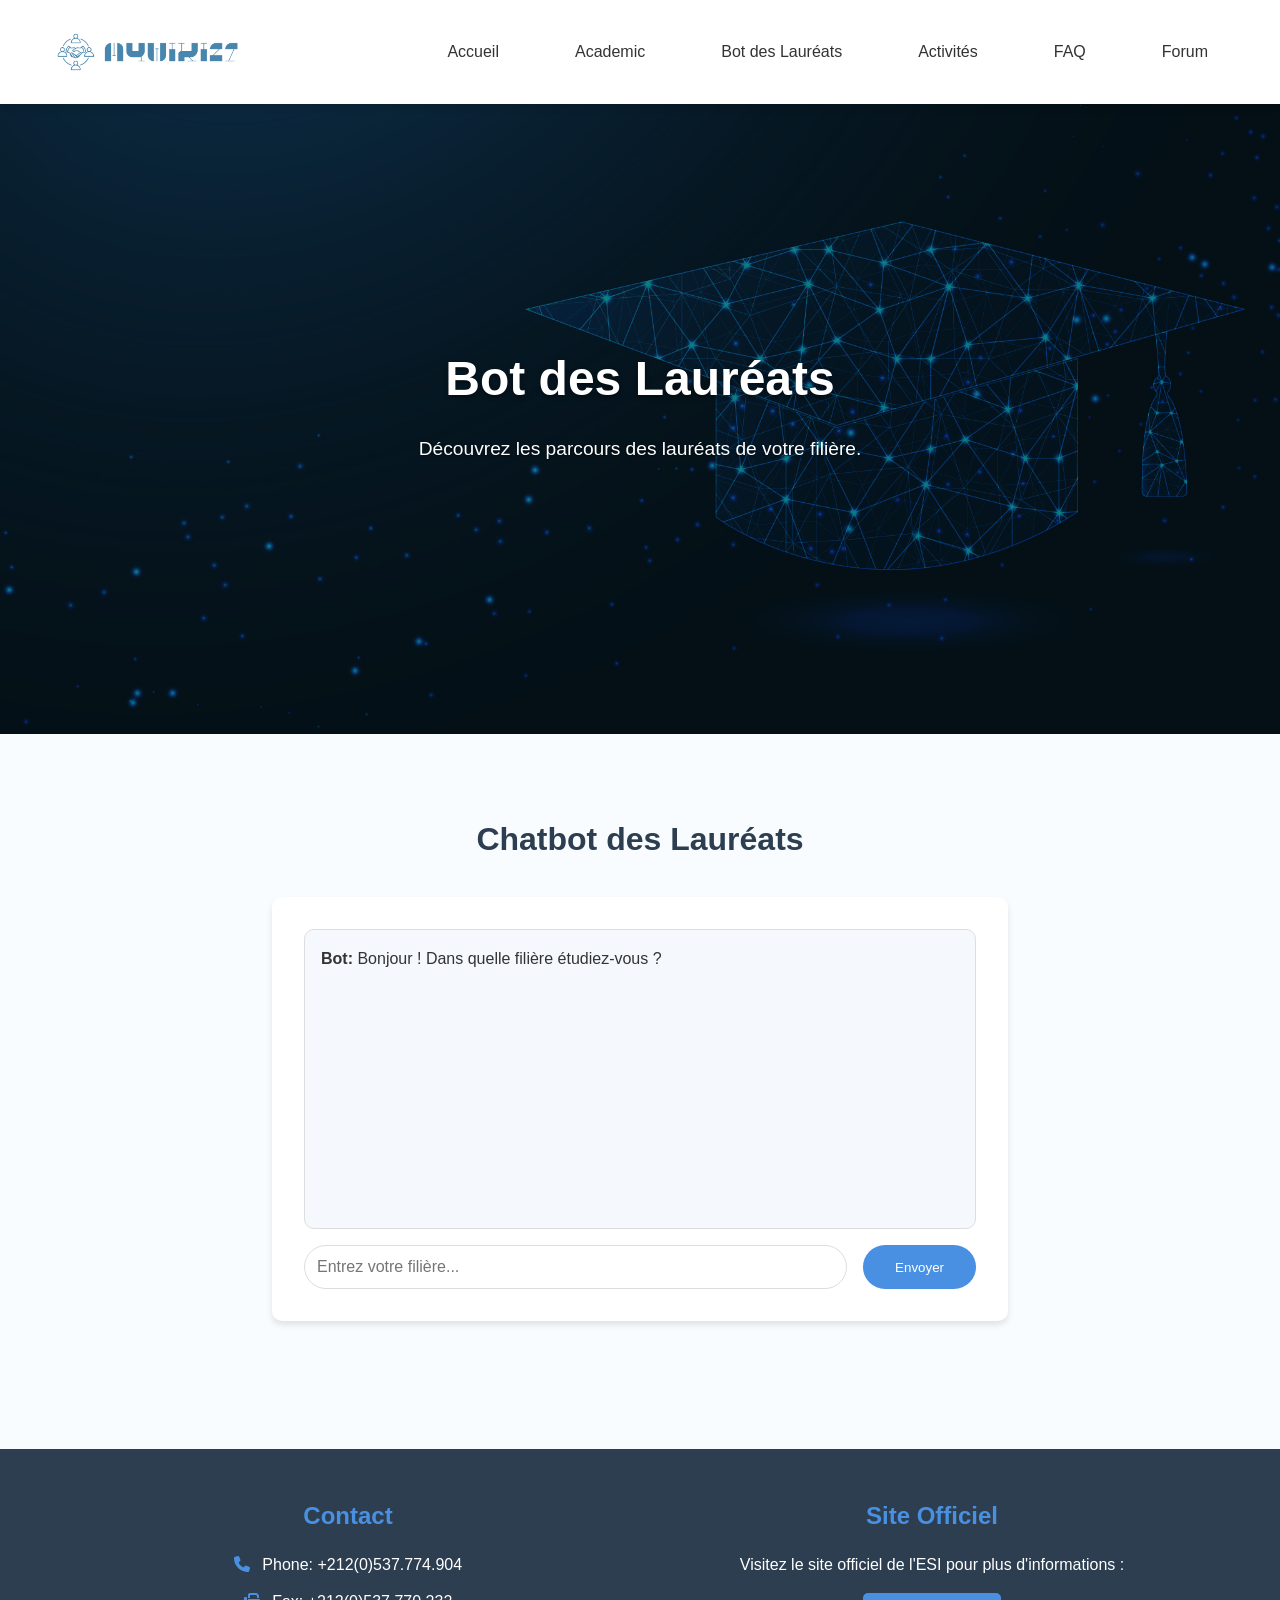
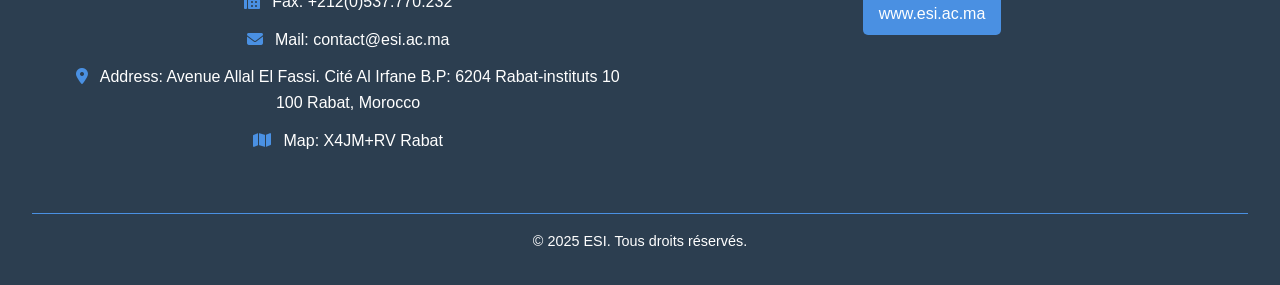
<file: laureates.html>
<!DOCTYPE html>
<html lang="fr">
<head>
    <meta charset="UTF-8">
    <meta name="viewport" content="width=device-width, initial-scale=1.0">
    <title>Bot des Lauréats - MyWiki</title>
    <link rel="stylesheet" href="https://cdnjs.cloudflare.com/ajax/libs/font-awesome/6.4.0/css/all.min.css">
    <link rel="stylesheet" href="style.css">
    <style>
        :root {
            --primary-color: #4a90e2;
            --secondary-color: #f5f9fe;
            --accent-color: #2c3e50;
            --text-color: #333;
            --light-blue: #e5f1ff;
            --shadow: 0 4px 6px rgba(0, 0, 0, 0.1);
        }

        * {
            margin: 0;
            padding: 0;
            box-sizing: border-box;
            font-family: 'Segoe UI', Tahoma, Geneva, Verdana, sans-serif;
        }

        body {
            background-color: #f9fcff;
            color: var(--text-color);
            line-height: 1.6;
        }

        header {
            background-color: white;
            box-shadow: var(--shadow);
            position: sticky;
            top: 0;
            z-index: 1000;
        }

        .nav-container {
            display: flex;
            justify-content: space-between;
            align-items: center;
            max-width: 1200px;
            margin: 0 auto;
            padding: 1rem;
        }

        .logo {
            height: 40px;
            display: flex;
            align-items: center;
        }

        .logo img {
            height: 100%;
            margin-right: 10px;
        }

        .logo-text {
            font-size: 1.5rem;
            font-weight: 700;
            color: var(--primary-color);
        }

        nav {
            display: flex;
            align-items: center;
        }

        .nav-toggle {
            display: none;
            background: none;
            border: none;
            font-size: 1.5rem;
            color: var(--primary-color);
            cursor: pointer;
        }

        .nav-menu {
            display: flex;
            list-style-type: none;
        }

        .nav-menu li {
            margin-left: 1.5rem;
        }

        .nav-menu a {
            color: var(--text-color);
            text-decoration: none;
            font-weight: 500;
            transition: color 0.3s;
            position: relative;
        }

        .nav-menu a:hover {
            color: var(--primary-color);
        }

        .nav-menu a::after {
            content: '';
            position: absolute;
            bottom: -5px;
            left: 0;
            width: 0;
            height: 2px;
            background-color: var(--primary-color);
            transition: width 0.3s;
        }

        .nav-menu a:hover::after {
            width: 100%;
        }

        .hero {
            background-image: url('AI-in-Education-Post-Pandemic.jpg');
            background-size: cover;
            background-position: center;
            height: 70vh;
            display: flex;
            align-items: center;
            justify-content: center;
            text-align: center;
            color: white;
            position: relative;
        }

        .hero-content {
            max-width: 800px;
            margin: 0 auto;
            padding: 0 2rem;
            z-index: 1;
        }

        .hero h1 {
            font-size: 3rem;
            margin-bottom: 1rem;
            font-weight: 700;
        }

        .hero p {
            font-size: 1.2rem;
            margin-bottom: 2rem;
        }

        .btn {
            display: inline-block;
            background-color: var(--primary-color);
            color: white;
            padding: 0.75rem 2rem;
            border-radius: 50px;
            text-decoration: none;
            font-weight: 500;
            transition: all 0.3s;
            border: none;
            cursor: pointer;
        }

        .btn:hover {
            background-color: #3a7bc8;
            transform: translateY(-2px);
            box-shadow: 0 4px 8px rgba(0, 0, 0, 0.2);
        }

        .chatbot {
            padding: 5rem 2rem;
            max-width: 800px;
            margin: 0 auto;
        }

        .chatbot h2 {
            text-align: center;
            font-size: 2rem;
            color: var(--accent-color);
            margin-bottom: 2rem;
        }

        .chatbot-container {
            background-color: white;
            border-radius: 10px;
            box-shadow: var(--shadow);
            padding: 2rem;
        }

        .chatbot-messages {
            height: 300px;
            overflow-y: auto;
            border: 1px solid #ddd;
            border-radius: 10px;
            padding: 1rem;
            margin-bottom: 1rem;
            background-color: var(--secondary-color);
        }

        .chatbot-input {
            display: flex;
            gap: 1rem;
        }

        .chatbot-input input {
            flex: 1;
            padding: 0.75rem;
            border: 1px solid #ddd;
            border-radius: 50px;
            font-size: 1rem;
        }

        .chatbot-input button {
            background-color: var(--primary-color);
            color: white;
            padding: 0.75rem 2rem;
            border: none;
            border-radius: 50px;
            cursor: pointer;
            transition: all 0.3s;
        }

        .chatbot-input button:hover {
            background-color: #3a7bc8;
            transform: translateY(-2px);
            box-shadow: 0 4px 8px rgba(0, 0, 0, 0.2);
        }

        .laureate-profile {
            background-color: white;
            border: 1px solid #ddd;
            border-radius: 10px;
            padding: 1.5rem;
            margin-bottom: 1rem;
            box-shadow: var(--shadow);
        }

        .laureate-profile h3 {
            font-size: 1.5rem;
            color: var(--accent-color);
            margin-bottom: 0.5rem;
        }

        .laureate-profile p {
            margin: 0;
            font-size: 1rem;
            color: var(--text-color);
        }

        .laureate-photo {
            width: 100px;
            height: 100px;
            border-radius: 50%;
            margin-bottom: 1rem;
        }

        .linkedin-link {
            display: inline-block;
            margin-top: 1rem;
            color: var(--primary-color);
            text-decoration: none;
            font-weight: 500;
        }

        .linkedin-link:hover {
            text-decoration: underline;
        }

        footer {
            background-color: var(--accent-color);
            color: white;
            padding: 2rem;
            text-align: center;
        }

        @media (max-width: 768px) {
            .nav-toggle {
                display: block;
            }

            .nav-menu {
                position: fixed;
                top: 70px;
                left: -100%;
                width: 100%;
                flex-direction: column;
                background: white;
                box-shadow: var(--shadow);
                transition: 0.3s;
                padding: 1rem 0;
            }

            .nav-menu.active {
                left: 0;
            }

            .nav-menu li {
                margin: 1rem 0;
            }

            .hero h1 {
                font-size: 2rem;
            }

            .hero p {
                font-size: 1rem;
            }

            .chatbot-input {
                flex-direction: column;
            }

            .chatbot-input button {
                width: 100%;
            }
        }
    </style>
</head>
<body>
    <header>
        <div class="nav-container">
            <div class="logo">
                <img src="logo-dark-transparent.png" alt="">
                
            </div>
            <button class="nav-toggle" aria-label="Toggle navigation">
                <i class="fas fa-bars"></i>
            </button>
            <nav>
                <ul class="nav-menu">
                    <li><a href="index.html">Accueil</a></li>
                    <li><a href="Academic.html">Academic</a></li>
                    <li><a href="laureates.html">Bot des Lauréats</a></li>
                    <li><a href="activities.html">Activités</a></li>
                    <li><a href="faq.html">FAQ</a></li>
                    <li><a href="for.html">Forum</a></li>
                </ul>
            </nav>
        </div>
    </header>

    <main>
        <section class="hero">
            <div class="hero-content">
                <h1>Bot des Lauréats</h1>
                <p>Découvrez les parcours des lauréats de votre filière.</p>
            </div>
        </section>

        <section class="chatbot">
            <h2>Chatbot des Lauréats</h2>
            <div class="chatbot-container">
                <div class="chatbot-messages" id="chatbotMessages">
                    <div class="chatbot-message">
                        <p><strong>Bot:</strong> Bonjour ! Dans quelle filière étudiez-vous ?</p>
                    </div>
                </div>
                <div class="chatbot-input">
                    <input type="text" id="userInput" placeholder="Entrez votre filière...">
                    <button onclick="sendMessage()">Envoyer</button>
                </div>
            </div>
        </section>

        <section class="laureates" id="laureatesSection">
            <!-- Les profils des lauréats seront affichés ici dynamiquement -->
        </section>
    </main>

    <footer>
        <div class="footer-container">
            <div class="footer-section">
                <h3>Contact</h3>
                <ul>
                    <li><i class="fas fa-phone"></i> Phone: +212(0)537.774.904</li>
                    <li><i class="fas fa-fax"></i> Fax: +212(0)537.770.232</li>
                    <li><i class="fas fa-envelope"></i> Mail: <a href="mailto:contact@esi.ac.ma">contact@esi.ac.ma</a></li>
                    <li><i class="fas fa-map-marker-alt"></i> Address: Avenue Allal El Fassi. Cité Al Irfane B.P: 6204 Rabat-instituts 10 100 Rabat, Morocco</li>
                    <li><i class="fas fa-map"></i> Map: <a href="https://www.google.com/maps/place/X4JM%2BRV+Rabat" target="_blank">X4JM+RV Rabat</a></li>
                </ul>
            </div>
            <div class="footer-section">
                <h3>Site Officiel</h3>
                <p>Visitez le site officiel de l'ESI pour plus d'informations :</p>
                <a href="http://www.esi.ac.ma/" target="_blank" class="footer-link">www.esi.ac.ma</a>
            </div>
        </div>
        <div class="footer-bottom">
            <p>&copy; 2025 ESI. Tous droits réservés.</p>
        </div>
    </footer>

    <script>
        // Données des lauréats
        const laureatesData = {
            "informatique": [
                {
                    name: "Khaoula Alaoui Belghiti",
                    parcours: "Diplômée en 2021 de l'École des Sciences de l'Information (ESI) en Ingénierie des Données. Actuellement doctorante en Vision par Ordinateur au laboratoire LyRiCA de l'ESI, spécialisée en imagerie médicale et maladies neurodégénératives.",
                    linkedin: "https://www.linkedin.com/in/khaoula-alaoui-belghiti",
                    skills: [
                        "Intelligence Artificielle (IA)",
                        "Deep Learning",
                        "Vision par Ordinateur",
                        "Imagerie Médicale",
                        "Python",
                        "TensorFlow",
                        "Keras",
                        "Recherche en IA"
                    ],
                    certifications: [],
                    projects: [
                        {
                            title: "Détection de Produits Médicaux en Temps Réel",
                            description: "Développement d'un modèle de vision par ordinateur (YOLOv4) pour la détection en temps réel de produits médicaux, déployé avec Streamlit.",
                            link: "#"
                        },
                        {
                            title: "Site Web Dynamique pour CLEF Missour",
                            description: "Conception d'un site web dynamique avec interface administrateur, professeur et étudiant, utilisant Angular 9, HTML, CSS, JS, PHP et MySQL.",
                            link: "#"
                        }
                    ],
                    experience: [
                        {
                            company: "École des Sciences de l'Information (ESI)",
                            role: "Doctorante en Vision par Ordinateur",
                            duration: "Déc 2021 - Présent",
                            description: "Recherche sur l'application de la vision par ordinateur et de l'IA dans le domaine de la santé, en particulier pour les maladies neurodégénératives."
                        },
                        {
                            company: "HDS",
                            role: "Stagiaire en Vision par Ordinateur",
                            duration: "Fév 2021 - Juin 2021",
                            description: "Développement d'un modèle de détection en temps réel de produits médicaux utilisant YOLOv4 et Streamlit."
                        },
                        {
                            company: "CLEF Missour",
                            role: "Stagiaire en Développement Web",
                            duration: "Juil 2020 - Sep 2020",
                            description: "Conception d'un site web dynamique avec gestion des utilisateurs (administrateur, professeur, étudiant) utilisant Angular, PHP et MySQL."
                        },
                        {
                            company: "Conseil des Oulamas Local Boulemane (COLB)",
                            role: "Stagiaire en Développement Web",
                            duration: "Juil 2019 - Août 2019",
                            description: "Développement d'une application web de gestion de stock et d'une bibliothèque numérique utilisant PMB."
                        }
                    ],
                    education: {
                        school: "École des Sciences de l'Information (ESI)",
                        degree: "Doctorat en Vision par Ordinateur",
                        duration: "Nov 2021 - 2025",
                        skills: ["Imagerie Médicale", "IA", "Deep Learning"]
                    }
                }
            ],
            "data": [
                {
                    name: "Soufiane EL GHAZI",
                    parcours: "Diplômé en 2024 de l'École des Sciences de l'Information (ESI) en Ingénierie des Connaissances et Science des Données. Actuellement Data Engineer & Power BI Specialist chez ENOVART.",
                    
                    linkedin: "https://www.linkedin.com/in/soufiane-elghazi",
                    skills: [
                        "Data Engineering",
                        "Power BI",
                        "Python",
                        "SQL",
                        "Apache Spark",
                        "Azure",
                        "ETL/ELT",
                        "Machine Learning",
                        "NLP",
                        "Computer Vision"
                    ],
                    certifications: [
                        "Microsoft Azure Data Fundamentals (DP-900)",
                        "Microsoft Azure Fundamentals (AZ-900)"
                    ],
                    projects: [
                        {
                            title: "Flutter Voice Assistant with ChatGPT & Dall-E",
                            description: "Développement d'une application mobile avec assistant vocal intégré, utilisant ChatGPT pour le traitement du langage naturel et Dall-E pour la génération d'images.",
                            link: "https://lnkd.in/ervEtAiN"
                        },
                        {
                            title: "Data Streaming Pipeline with Kafka & PySpark",
                            description: "Conception d'un pipeline de streaming de données en temps réel utilisant Apache Kafka, PySpark MLlib, Snowflake et Power BI.",
                            link: "https://lnkd.in/dYnqR6fx"
                        },
                        {
                            title: "News Summarizer",
                            description: "Outil de résumé automatique d'articles de presse utilisant un modèle BART fine-tuné, avec un frontend en JavaScript et un backend en Flask.",
                            link: "https://lnkd.in/dQt5w6VR"
                        }
                    ],
                    experience: [
                        {
                            company: "ENOVART",
                            role: "Data Consultant",
                            duration: "Sep 2024 - Présent",
                            description: "Conception de dashboards Power BI, automatisation de pipelines de données avec Talend et Python, et proposition de modèles prédictifs pour réduire les réadmissions hospitalières."
                        },
                        {
                            company: "ENOVART",
                            role: "Data Scientist Intern",
                            duration: "Feb 2024 - Aug 2024",
                            description: "Travail sur la détection des infections nosocomiales via des modèles XGBOOST, GBM et ANN, et automatisation des pipelines ETL."
                        },
                        {
                            company: "Fiverr",
                            role: "Mobile Developer - Computer Vision",
                            duration: "Jan 2024 - Sep 2024",
                            description: "Développement d'une fonctionnalité de vérification d'identité utilisant YOLO pour la détection de cartes d'identité et OpenCV pour le traitement d'images."
                        }
                    ],
                    education: {
                        school: "École des Sciences de l'Information (ESI)",
                        degree: "Ingénierie des Connaissances et Science des Données",
                        duration: "2021 - 2024",
                        grade: "Très bien",
                        activities: ["Basketball", "Échecs", "Football"]
                    }
                }
            ],
            "IIN": [
                {
                    name: "EL MOUDEN KHADIJA",
                    parcours: "Conseillère en Business Intelligence | Passionnée par l'analyse des données | Ms BI & Power BI. Diplômée de l'École des Sciences de l'Information (ESI) en Ingénierie des Données.",
                    
                    linkedin: "https://www.linkedin.com/in/el-mouden-khadija",
                    skills: [
                        "Business Intelligence",
                        "Power BI",
                        "Data Analysis",
                        "SQL",
                        "Python",
                        "Data Visualization",
                        "ETL",
                        "Machine Learning"
                    ],
                    certifications: [
                        "Microsoft Power BI Certification",
                        "Google Data Analytics Professional Certificate"
                    ],
                    projects: [
                        {
                            title: "Dashboard de Suivi des Ventes",
                            description: "Conception d'un tableau de bord interactif pour le suivi des ventes en temps réel, utilisant Power BI et SQL Server.",
                            link: "#"
                        },
                        {
                            title: "Automatisation des Rapports Mensuels",
                            description: "Développement d'un pipeline ETL pour automatiser la génération de rapports mensuels à partir de données brutes.",
                            link: "#"
                        }
                    ],
                    experience: [
                        {
                            company: "Confidential",
                            role: "Senior Data Analyst",
                            duration: "May 2024 - Present",
                            description: "Analyse de données complexes pour fournir des insights stratégiques aux décideurs."
                        },
                        {
                            company: "Confidential",
                            role: "Senior Data Analyst",
                            duration: "Feb 2023 - Apr 2024",
                            description: "Gestion de projets d'analyse de données et développement de solutions BI pour améliorer la prise de décision."
                        },
                        {
                            company: "DataStory",
                            role: "Consultante BI",
                            duration: "Aug 2022 - Jan 2023",
                            description: "Conception et mise en œuvre de solutions BI pour des clients variés."
                        },
                        {
                            company: "Atos",
                            role: "Consultant BI",
                            duration: "Jul 2018 - Jul 2022",
                            description: "Développement de solutions BI et formation des utilisateurs finaux."
                        }
                    ],
                    education: {
                        school: "École des Sciences de l'Information (ESI)",
                        degree: "Ingénierie des Données",
                        duration: "Sep 2013 - Jul 2016",
                        skills: ["Data Analysis", "BI", "Data Visualization"]
                    }
                },
                {
                    name: "Amine SENNOUNI",
                    parcours: "Professeur universitaire-Maître de Conférences | Information & Data Analyst | Consultant en IT & Digital Transformation. Docteur en Sciences de l'Information et de la Data.",
                    
                    linkedin: "https://www.linkedin.com/in/amine-sennouni",
                    skills: [
                        "Data Science",
                        "Big Data",
                        "Machine Learning",
                        "Python",
                        "TensorFlow",
                        "Data Analysis",
                        "Digital Transformation",
                        "IT Consulting"
                    ],
                    certifications: [
                        "Google Cloud TensorFlow Certification",
                        "Machine Learning Certification (CentraleSupélec)"
                    ],
                    projects: [
                        {
                            title: "Système de Recommandation Big Data",
                            description: "Développement d'un système de recommandation basé sur l'analyse de grandes données pour un client du secteur e-commerce.",
                            link: "#"
                        },
                        {
                            title: "Dashboard de Gestion des Ressources Humaines",
                            description: "Conception d'un tableau de bord pour la gestion des ressources humaines, utilisant Python et Power BI.",
                            link: "#"
                        }
                    ],
                    experience: [
                        {
                            company: "École des Sciences de l'Information (ESI)",
                            role: "Professeur Universitaire-Chercheur",
                            duration: "Sep 2023 - Present",
                            description: "Enseignement et recherche en sciences de l'information et de la data."
                        },
                        {
                            company: "Haut Commissariat au Plan",
                            role: "Chef du service HCP-ESI",
                            duration: "Jan 2014 - Sep 2023",
                            description: "Gestion des projets de data science et d'analyse de données pour le gouvernement."
                        },
                        {
                            company: "Caisse Nationale de Sécurité Sociale (CNSS)",
                            role: "Chargé du Service de la communication interne",
                            duration: "Oct 2013 - Dec 2013",
                            description: "Gestion de la communication interne et des projets IT."
                        }
                    ],
                    education: {
                        school: "HESAM Université (CNAM Paris)",
                        degree: "Doctorat en Sciences de l'Information et de la Data",
                        duration: "2015 - 2021",
                        skills: ["Big Data", "Machine Learning", "Data Science"]
                    }
                }
            ]
        };

        // Fonction pour envoyer un message
        function sendMessage() {
            const userInput = document.getElementById("userInput").value.trim().toLowerCase();
            const chatbotMessages = document.getElementById("chatbotMessages");
            const laureatesSection = document.getElementById("laureatesSection");

            if (userInput === "") return;

            // Ajouter le message de l'utilisateur
            chatbotMessages.innerHTML += `
                <div class="chatbot-message">
                    <p><strong>Vous:</strong> ${userInput}</p>
                </div>
            `;

            // Vérifier si la filière existe dans les données
            if (laureatesData[userInput]) {
                const laureates = laureatesData[userInput];
                chatbotMessages.innerHTML += `
                    <div class="chatbot-message">
                        <p><strong>Bot:</strong> Voici les profils des lauréats en ${userInput} :</p>
                    </div>
                `;

                // Afficher les profils des lauréats
                laureatesSection.innerHTML = "";
                laureates.forEach(laureate => {
                    laureatesSection.innerHTML += `
                        <div class="laureate-profile">
                            <h3>${laureate.name}</h3>
                            ${laureate.photo ? `<img src="${laureate.photo}" alt="${laureate.name}" class="laureate-photo">` : ''}
                            <p>${laureate.parcours}</p>
                            ${laureate.linkedin ? `<a href="${laureate.linkedin}" target="_blank" class="linkedin-link">Profil LinkedIn</a>` : ''}
                        </div>
                    `;
                });
            } else {
                chatbotMessages.innerHTML += `
                    <div class="chatbot-message">
                        <p><strong>Bot:</strong> Désolé, je n'ai pas d'informations sur cette filière.</p>
                    </div>
                `;
            }

            // Effacer l'entrée de l'utilisateur
            document.getElementById("userInput").value = "";

            // Faire défiler vers le bas
            chatbotMessages.scrollTop = chatbotMessages.scrollHeight;
        }
    </script>
</body>
</html>
</file>
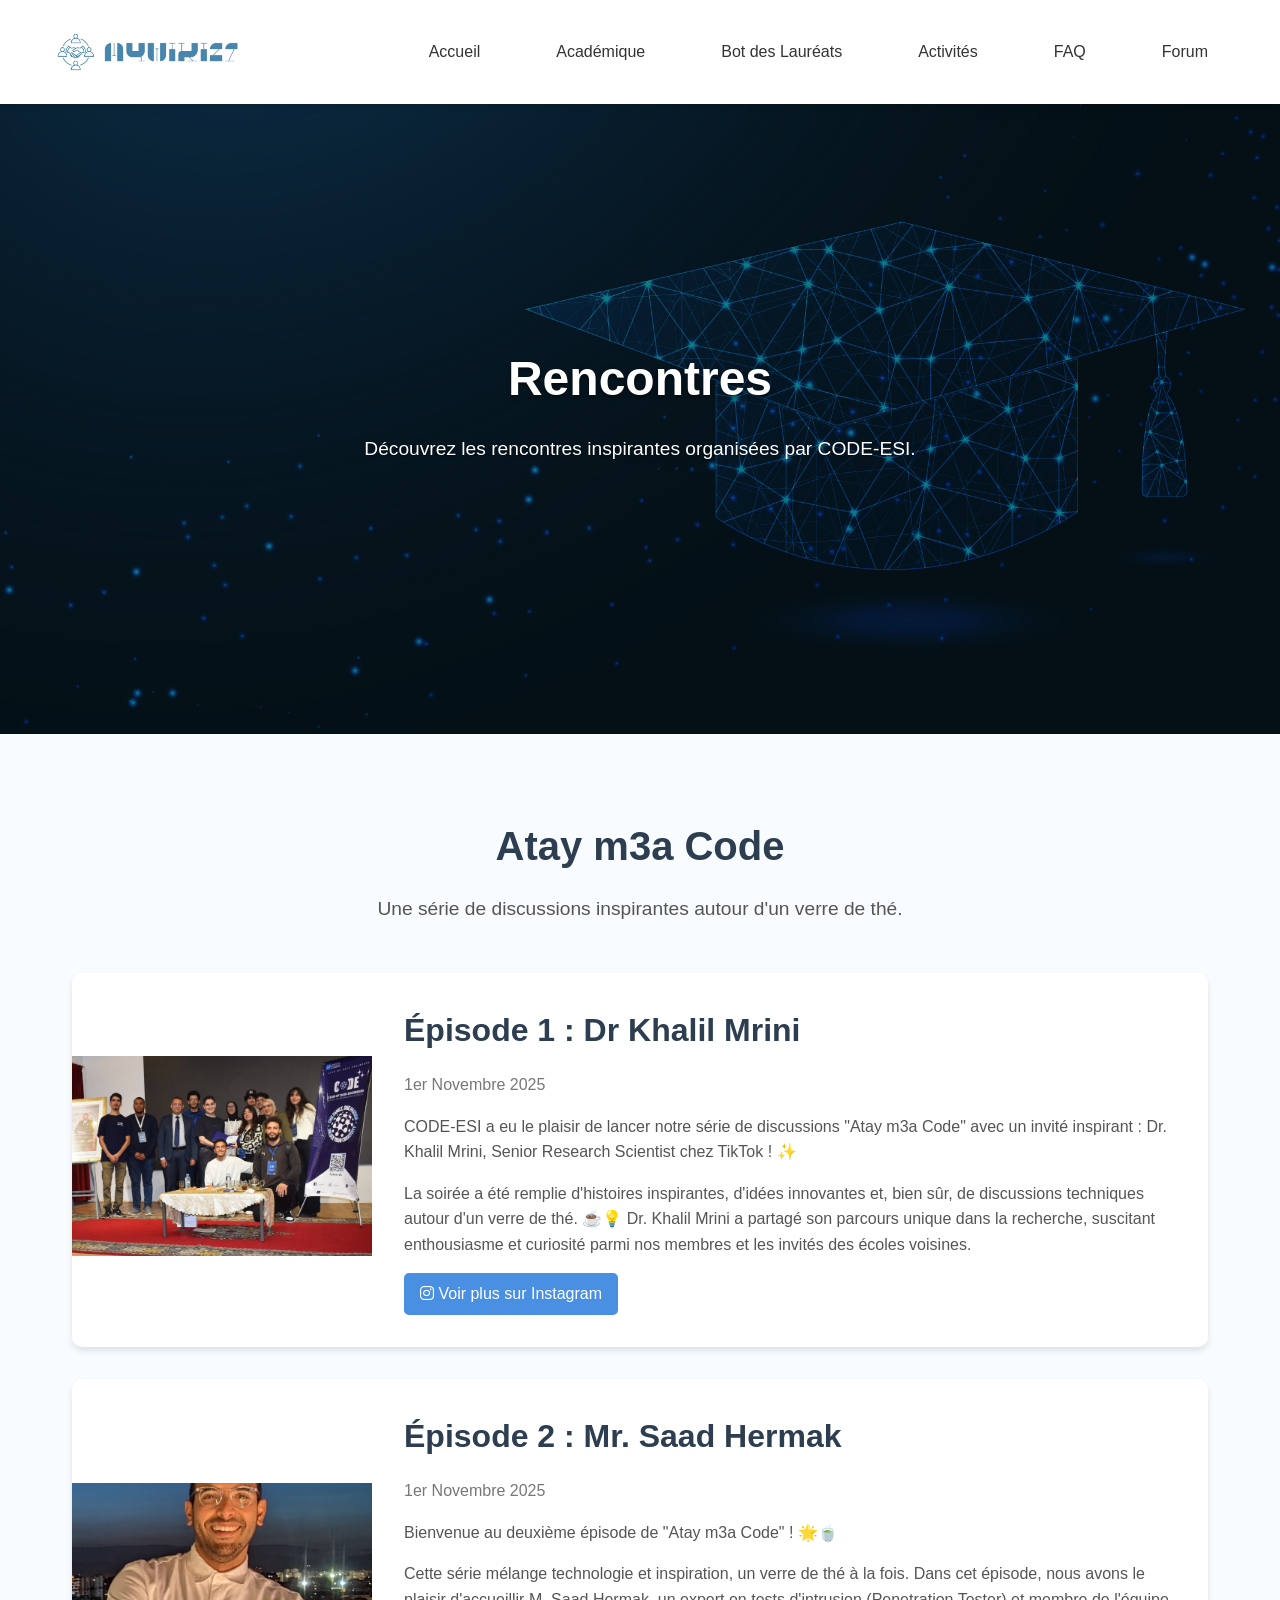
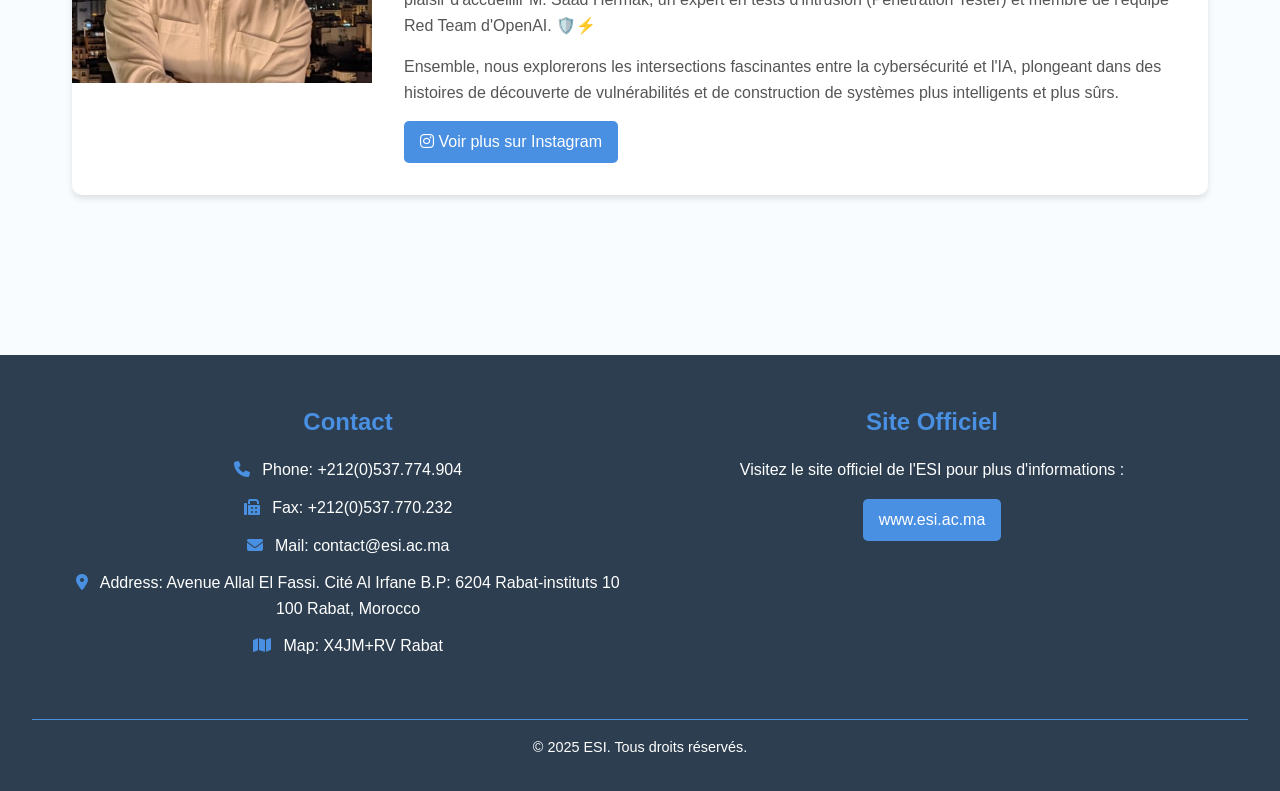
<file: rencontres.html>
<!DOCTYPE html>
<html lang="fr">
<head>
    <meta charset="UTF-8">
    <meta name="viewport" content="width=device-width, initial-scale=1.0">
    <title>Rencontres - MyWiki</title>
    <link rel="stylesheet" href="https://cdnjs.cloudflare.com/ajax/libs/font-awesome/6.4.0/css/all.min.css">
    <link rel="stylesheet" href="style.css">
</head>
<style>
    :root {
        --primary-color: #4a90e2;
        --secondary-color: #f5f9fe;
        --accent-color: #2c3e50;
        --text-color: #333;
        --light-blue: #e5f1ff;
        --shadow: 0 4px 6px rgba(0, 0, 0, 0.1);
    }

    * {
        margin: 0;
        padding: 0;
        box-sizing: border-box;
        font-family: 'Segoe UI', Tahoma, Geneva, Verdana, sans-serif;
    }

    body {
        background-color: #f9fcff;
        color: var(--text-color);
        line-height: 1.6;
    }

    header {
        background-color: white;
        box-shadow: var(--shadow);
        position: sticky;
        top: 0;
        z-index: 1000;
    }

    .nav-container {
        display: flex;
        justify-content: space-between;
        align-items: center;
        max-width: 1200px;
        margin: 0 auto;
        padding: 1rem;
    }

    .logo {
        height: 40px;
        display: flex;
        align-items: center;
    }

    .logo img {
        height: 100%;
        margin-right: 10px;
    }

    .logo-text {
        font-size: 1.5rem;
        font-weight: 700;
        color: var(--primary-color);
    }

    nav {
        display: flex;
        align-items: center;
    }

    .nav-toggle {
        display: none;
        background: none;
        border: none;
        font-size: 1.5rem;
        color: var(--primary-color);
        cursor: pointer;
    }

    .nav-menu {
        display: flex;
        list-style-type: none;
    }

    .nav-menu li {
        margin-left: 1.5rem;
    }

    .nav-menu a {
        color: var(--text-color);
        text-decoration: none;
        font-weight: 500;
        transition: color 0.3s;
        position: relative;
    }

    .nav-menu a:hover {
        color: var(--primary-color);
    }

    .nav-menu a::after {
        content: '';
        position: absolute;
        bottom: -5px;
        left: 0;
        width: 0;
        height: 2px;
        background-color: var(--primary-color);
        transition: width 0.3s;
    }

    .nav-menu a:hover::after {
        width: 100%;
    }

    .hero {
background-image: url('AI-in-Education-Post-Pandemic.jpg');
background-size: cover;
background-position: center;
height: 70vh;
display: flex;
align-items: center;
justify-content: center;
text-align: center;
color: white;
position: relative;
}

    .hero-content {
        max-width: 800px;
        margin: 0 auto;
        padding: 0 2rem;
        z-index: 1;
    }

    .hero h1 {
        font-size: 3rem;
        margin-bottom: 1rem;
        font-weight: 700;
    }

    .hero p {
        font-size: 1.2rem;
        margin-bottom: 2rem;
    }

    .btn {
        display: inline-block;
        background-color: var(--primary-color);
        color: white;
        padding: 0.75rem 2rem;
        border-radius: 50px;
        text-decoration: none;
        font-weight: 500;
        transition: all 0.3s;
        border: none;
        cursor: pointer;
    }

    .btn:hover {
        background-color: #3a7bc8;
        transform: translateY(-2px);
        box-shadow: 0 4px 8px rgba(0, 0, 0, 0.2);
    }

    .features {
        padding: 5rem 2rem;
        max-width: 1200px;
        margin: 0 auto;
    }

    .features-grid {
        display: grid;
        grid-template-columns: repeat(auto-fit, minmax(300px, 1fr));
        grid-gap: 2rem;
    }

    .feature-card {
        background-color: white;
        border-radius: 10px;
        overflow: hidden;
        box-shadow: var(--shadow);
        transition: transform 0.3s;
    }

    .feature-card:hover {
        transform: translateY(-10px);
    }

    .feature-img {
        height: 200px;
        overflow: hidden;
    }

    .feature-img img {
        width: 100%;
        height: 100%;
        object-fit: cover;
        transition: transform 0.3s;
    }

    .feature-card:hover .feature-img img {
        transform: scale(1.05);
    }

    .feature-content {
        padding: 1.5rem;
    }

    .feature-content h3 {
        font-size: 1.5rem;
        margin-bottom: 0.5rem;
        color: var(--accent-color);
    }

    .feature-icon {
        font-size: 2.5rem;
        color: var(--primary-color);
        margin-bottom: 1rem;
    }

    .testimonials {
        background-color: var(--light-blue);
        padding: 5rem 2rem;
        text-align: center;
    }

    .testimonials h2 {
        font-size: 2rem;
        margin-bottom: 3rem;
        color: var(--accent-color);
    }

    .testimonial-quote {
        font-size: 1.2rem;
        max-width: 800px;
        margin: 0 auto;
        position: relative;
        padding: 2rem;
    }

    .testimonial-quote::before {
        content: '\201C';
        font-size: 4rem;
        position: absolute;
        left: 0;
        top: -1rem;
        color: var(--primary-color);
        opacity: 0.2;
    }

    footer {
        background-color: var(--accent-color);
        color: white;
        padding: 2rem;
        text-align: center;
    }

    @media (max-width: 768px) {
        .nav-toggle {
            display: block;
        }

        .nav-menu {
            position: fixed;
            top: 70px;
            left: -100%;
            width: 100%;
            flex-direction: column;
            background: white;
            box-shadow: var(--shadow);
            transition: 0.3s;
            padding: 1rem 0;
        }

        .nav-menu.active {
            left: 0;
        }

        .nav-menu li {
            margin: 1rem 0;
        }

        .hero h1 {
            font-size: 2rem;
        }

        .hero p {
            font-size: 1rem;
        }
    }
</style>
<body>
    <header>
        <div class="nav-container">
            <div class="logo">
                <img src="logo-dark-transparent.png" alt="">
                
            </div>
            <button class="nav-toggle" aria-label="Toggle navigation">
                <i class="fas fa-bars"></i>
            </button>
            <nav>
                <ul class="nav-menu">
                    <li><a href="index.html">Accueil</a></li>
                    <li><a href="Academic.html">Académique</a></li>
                    <li><a href="laureates.html">Bot des Lauréats</a></li>
                    <li><a href="activities.html">Activités</a></li>
                    <li><a href="faq.html">FAQ</a></li>
                    <li><a href="for.html">Forum</a></li>
                </ul>
            </nav>
        </div>
    </header>

    <section class="hero">
        <div class="hero-content">
            <h1>Rencontres</h1>
            <p>Découvrez les rencontres inspirantes organisées par CODE-ESI.</p>
        </div>
    </section>

    <main>
        <section class="rencontres">
            <div class="section-title">
                <h2>Atay m3a Code</h2>
                <p>Une série de discussions inspirantes autour d'un verre de thé.</p>
            </div>

            <!-- Épisode 1 : Dr Khalil Mrini -->
            <div class="rencontre-card">
                <div class="rencontre-image">
                    <img src="1731321613879.jpg" alt="Dr Khalil Mrini">
                </div>
                <div class="rencontre-content">
                    <h3>Épisode 1 : Dr Khalil Mrini</h3>
                    <p class="rencontre-date">1er Novembre 2025</p>
                    <p class="rencontre-description">
                        CODE-ESI a eu le plaisir de lancer notre série de discussions "Atay m3a Code" avec un invité inspirant : Dr. Khalil Mrini, Senior Research Scientist chez TikTok ! ✨
                    </p>
                    <p class="rencontre-description">
                        La soirée a été remplie d'histoires inspirantes, d'idées innovantes et, bien sûr, de discussions techniques autour d'un verre de thé. ☕💡 Dr. Khalil Mrini a partagé son parcours unique dans la recherche, suscitant enthousiasme et curiosité parmi nos membres et les invités des écoles voisines.
                    </p>
                    <div class="rencontre-social">
                        <a href="https://www.instagram.com/code.esi/?hl=fr" target="_blank">
                            <i class="fab fa-instagram"></i> Voir plus sur Instagram
                        </a>
                    </div>
                </div>
            </div>

            <!-- Épisode 2 : Mr. Saad Hermak -->
            <div class="rencontre-card">
                <div class="rencontre-image">
                    <img src="1647610640896.jpg" alt="Mr. Saad Hermak">
                </div>
                <div class="rencontre-content">
                    <h3>Épisode 2 : Mr. Saad Hermak</h3>
                    <p class="rencontre-date">1er Novembre 2025</p>
                    <p class="rencontre-description">
                        Bienvenue au deuxième épisode de "Atay m3a Code" ! 🌟🍵
                    </p>
                    <p class="rencontre-description">
                        Cette série mélange technologie et inspiration, un verre de thé à la fois. Dans cet épisode, nous avons le plaisir d'accueillir M. Saad Hermak, un expert en tests d'intrusion (Penetration Tester) et membre de l'équipe Red Team d'OpenAI. 🛡️⚡
                    </p>
                    <p class="rencontre-description">
                        Ensemble, nous explorerons les intersections fascinantes entre la cybersécurité et l'IA, plongeant dans des histoires de découverte de vulnérabilités et de construction de systèmes plus intelligents et plus sûrs.
                    </p>
                    <div class="rencontre-social">
                        <a href="https://www.instagram.com/code.esi/?hl=fr" target="_blank">
                            <i class="fab fa-instagram"></i> Voir plus sur Instagram
                        </a>
                    </div>
                </div>
            </div>
        </section>
    </main>

    <footer>
        <div class="footer-container">
            <div class="footer-section">
                <h3>Contact</h3>
                <ul>
                    <li><i class="fas fa-phone"></i> Phone: +212(0)537.774.904</li>
                    <li><i class="fas fa-fax"></i> Fax: +212(0)537.770.232</li>
                    <li><i class="fas fa-envelope"></i> Mail: <a href="mailto:contact@esi.ac.ma">contact@esi.ac.ma</a></li>
                    <li><i class="fas fa-map-marker-alt"></i> Address: Avenue Allal El Fassi. Cité Al Irfane B.P: 6204 Rabat-instituts 10 100 Rabat, Morocco</li>
                    <li><i class="fas fa-map"></i> Map: <a href="https://www.google.com/maps/place/X4JM%2BRV+Rabat" target="_blank">X4JM+RV Rabat</a></li>
                </ul>
            </div>
            <div class="footer-section">
                <h3>Site Officiel</h3>
                <p>Visitez le site officiel de l'ESI pour plus d'informations :</p>
                <a href="http://www.esi.ac.ma/" target="_blank" class="footer-link">www.esi.ac.ma</a>
            </div>
        </div>
        <div class="footer-bottom">
            <p>&copy; 2025 ESI. Tous droits réservés.</p>
        </div>
    </footer>

    <script>
        // Navigation mobile
        document.querySelector('.nav-toggle').addEventListener('click', () => {
            document.querySelector('.nav-menu').classList.toggle('active');
        });
    </script>
</body>
</html>
</file>
<file: style.css>
:root {
    --primary-color: #4a90e2;
    --secondary-color: #f5f9fe;
    --accent-color: #2c3e50;
    --text-color: #333;
    --light-blue: #e5f1ff;
    --footer-bg: #2c3e50;
    --shadow: 0 4px 6px rgba(0, 0, 0, 0.1);
    --hover-color: #3a7bc8;
    --card-background: #fff;
}

* {
    margin: 0;
    padding: 0;
    box-sizing: border-box;
    font-family: 'Segoe UI', Tahoma, Geneva, Verdana, sans-serif;
}

body {
    background-color: #f9fcff;
    color: var(--text-color);
    line-height: 1.6;
}

/* Header et Navigation */
header {
    background-color: white;
    box-shadow: var(--shadow);
    position: sticky;
    top: 0;
    z-index: 1000;
    padding: 1rem 0;
}

.nav-container {
    display: flex;
    justify-content: space-between;
    align-items: center;
    max-width: 1200px;
    margin: 0 auto;
    padding: 1rem;
}

.logo {
    height: 40px;
    display: flex;
    align-items: center;
}

.logo img {
    height: 100%;
    margin-right: 10px;
    border-radius: 5px;
}

.logo-text {
    font-size: 1.8rem;
    font-weight: 700;
    color: var(--primary-color);
}

nav {
    display: flex;
    align-items: center;
}

.nav-menu {
    display: flex;
    list-style-type: none;
}

.nav-menu li {
    margin-left: 2rem;
}

.nav-menu a {
    color: var(--text-color);
    text-decoration: none;
    font-weight: 500;
    padding: 0.5rem 1rem;
    border-radius: 5px;
    transition: background-color 0.3s, color 0.3s;
}

.nav-menu a:hover, .nav-menu a.active {
    background-color: var(--primary-color);
    color: white;
}

.nav-toggle {
    display: none;
    background: none;
    border: none;
    font-size: 1.5rem;
    color: var(--primary-color);
    cursor: pointer;
}

/* Hero Section */
.hero {
    background-image: url('C:\Users\sdour\Desktop\mywiki\AI-in-Education-Post-Pandemic.jpg');
    background-size: cover;
    background-position: center;
    height: 70vh;
    display: flex;
    align-items: center;
    justify-content: center;
    text-align: center;
    color: white;
    position: relative;
}

.hero::before {
    content: '';
    position: absolute;
    top: 0;
    left: 0;
    width: 100%;
    height: 100%;
    background-color: rgba(0, 0, 0, 0.5);
}

.hero-content {
    max-width: 900px;
    padding: 2rem;
    border-radius: 8px;
    position: relative;
    z-index: 1;
}

.hero h1 {
    font-size: 3rem;
    margin-bottom: 1rem;
    font-weight: 700;
    text-shadow: 0 2px 4px rgba(0, 0, 0, 0.5);
}

.hero p {
    font-size: 1.2rem;
    margin-bottom: 2rem;
    text-shadow: 0 1px 2px rgba(0, 0, 0, 0.5);
}

.btn {
    display: inline-block;
    background-color: var(--primary-color);
    color: white;
    padding: 0.75rem 2rem;
    border-radius: 50px;
    text-decoration: none;
    font-weight: 500;
    transition: all 0.3s;
    border: 2px solid transparent;
}

.btn:hover {
    background-color: var(--hover-color);
    transform: translateY(-2px);
    box-shadow: 0 4px 8px rgba(0, 0, 0, 0.2);
}

.btn-outline {
    background-color: transparent;
    border: 2px solid white;
}

.btn-outline:hover {
    background-color: white;
    color: var(--primary-color);
}

/* Cours & Sections principales */
main {
    padding-bottom: 3rem;
}

.courses, .features, .faq-section, .forum-section, .laureates-section {
    padding: 5rem 2rem;
    max-width: 1200px;
    margin: 0 auto;
}

.section-title {
    text-align: center;
    margin-bottom: 3rem;
}

.section-title h2 {
    font-size: 2.5rem;
    color: var(--primary-color);
    margin-bottom: 1rem;
}

.section-title p {
    font-size: 1.2rem;
    color: var(--text-color);
    max-width: 700px;
    margin: 0 auto;
}

/* Cards pour cours */
.course-category {
    margin-bottom: 3rem;
    padding: 2rem;
    background-color: var(--card-background);
    border-radius: 8px;
    box-shadow: 0 4px 8px rgba(0, 0, 0, 0.1);
}

.course-category h2 {
    font-size: 2rem;
    color: var(--primary-color);
    margin-bottom: 1rem;
    position: relative;
    padding-left: 1rem;
}

.course-category h2::before {
    content: '';
    position: absolute;
    left: 0;
    top: 0;
    height: 100%;
    width: 5px;
    background-color: var(--primary-color);
    border-radius: 3px;
}

.course-card {
    display: flex;
    justify-content: space-between;
    flex-wrap: wrap;
    gap: 1.5rem;
}

.card {
    flex: 1;
    min-width: 280px;
    background-color: var(--card-background);
    border-radius: 8px;
    padding: 1.5rem;
    box-shadow: var(--shadow);
    transition: transform 0.3s, box-shadow 0.3s;
    cursor: pointer;
}

.card:hover {
    transform: translateY(-5px);
    box-shadow: 0 6px 10px rgba(0, 0, 0, 0.2);
}

.card h3 {
    font-size: 1.5rem;
    margin-bottom: 1rem;
    color: var(--primary-color);
}

.card p {
    font-size: 1rem;
    color: var(--text-color);
}

.card a {
    display: inline-block;
    margin-top: 1rem;
    text-decoration: none;
    color: var(--primary-color);
    font-weight: 500;
}

.card a:hover {
    text-decoration: underline;
}

/* Features and Activities */
.features-grid {
    display: grid;
    grid-template-columns: repeat(auto-fit, minmax(300px, 1fr));
    gap: 2rem;
    margin-top: 2rem;
}

.feature-card {
    background-color: white;
    border-radius: 8px;
    overflow: hidden;
    box-shadow: var(--shadow);
    transition: transform 0.3s, box-shadow 0.3s;
}

.feature-card:hover {
    transform: translateY(-5px);
    box-shadow: 0 8px 15px rgba(0, 0, 0, 0.1);
}

.feature-content {
    padding: 2rem;
    text-align: center;
}

.feature-icon {
    width: 70px;
    height: 70px;
    margin: 0 auto 1.5rem;
    background-color: var(--light-blue);
    border-radius: 50%;
    display: flex;
    align-items: center;
    justify-content: center;
    font-size: 2rem;
    color: var(--primary-color);
}

.feature-card h3 {
    font-size: 1.5rem;
    margin-bottom: 1rem;
    color: var(--primary-color);
}

/* FAQ Section */
.faq-item {
    margin-bottom: 1.5rem;
    background-color: white;
    padding: 1.5rem;
    border-radius: 8px;
    box-shadow: var(--shadow);
}

.faq-question {
    font-size: 1.2rem;
    font-weight: 600;
    color: var(--primary-color);
    margin-bottom: 0.5rem;
    cursor: pointer;
    display: flex;
    justify-content: space-between;
    align-items: center;
}

.faq-question i {
    transition: transform 0.3s;
}

.faq-question.active i {
    transform: rotate(180deg);
}

.faq-answer {
    margin-top: 1rem;
    display: none;
}

.faq-answer.active {
    display: block;
}

/* Forum Section */
.forum-category {
    margin-bottom: 2rem;
    background-color: white;
    border-radius: 8px;
    overflow: hidden;
    box-shadow: var(--shadow);
}

.forum-category-header {
    background-color: var(--primary-color);
    color: white;
    padding: 1rem 1.5rem;
    font-size: 1.2rem;
    font-weight: 600;
}

.forum-topics {
    padding: 1rem;
}

.forum-topic {
    padding: 1rem;
    border-bottom: 1px solid #eee;
    display: flex;
    justify-content: space-between;
    align-items: center;
}

.forum-topic:last-child {
    border-bottom: none;
}

.topic-title {
    color: var(--primary-color);
    font-weight: 500;
}

.topic-meta {
    font-size: 0.9rem;
    color: #777;
}

/* Laureates Section */
.laureates-grid {
    display: grid;
    grid-template-columns: repeat(auto-fill, minmax(280px, 1fr));
    gap: 2rem;
}

.laureate-card {
    background-color: white;
    border-radius: 8px;
    overflow: hidden;
    box-shadow: var(--shadow);
}

.laureate-image {
    height: 200px;
    background-color: var(--light-blue);
    position: relative;
}

.laureate-image img {
    width: 100%;
    height: 100%;
    object-fit: cover;
}

.laureate-content {
    padding: 1.5rem;
}

.laureate-name {
    font-size: 1.3rem;
    font-weight: 600;
    color: var(--primary-color);
    margin-bottom: 0.5rem;
}

.laureate-position {
    font-size: 1rem;
    color: #777;
    margin-bottom: 1rem;
}

.laureate-contact {
    display: flex;
    gap: 1rem;
    margin-top: 1rem;
}

.laureate-contact a {
    color: var(--primary-color);
    font-size: 1.2rem;
}

/* Footer */
footer {
    background-color: var(--footer-bg);
    color: white;
    padding: 3rem 2rem;
    text-align: center;
}

footer p {
    margin-bottom: 1rem;
}
footer {
    background-color: #2c3e50;
    color: white;
    padding: 2rem 1rem;
    font-family: 'Segoe UI', Tahoma, Geneva, Verdana, sans-serif;
}

.footer-container {
    display: flex;
    justify-content: space-between;
    max-width: 1200px;
    margin: 0 auto;
    padding: 1rem;
}

.footer-section {
    flex: 1;
    margin: 0 1rem;
}

.footer-section h3 {
    font-size: 1.5rem;
    margin-bottom: 1rem;
    color: #4a90e2;
}

.footer-section ul {
    list-style: none;
    padding: 0;
}

.footer-section ul li {
    margin-bottom: 0.75rem;
    font-size: 1rem;
}

.footer-section ul li i {
    margin-right: 0.5rem;
    color: #4a90e2;
}

.footer-section a {
    color: white;
    text-decoration: none;
    transition: color 0.3s;
}

.footer-section a:hover {
    color: #4a90e2;
}

.footer-link {
    display: inline-block;
    background-color: #4a90e2;
    color: white;
    padding: 0.5rem 1rem;
    border-radius: 5px;
    text-decoration: none;
    transition: background-color 0.3s;
}

.footer-link:hover {
    background-color: #3a7bc8;
}

.footer-bottom {
    text-align: center;
    margin-top: 2rem;
    padding-top: 1rem;
    border-top: 1px solid #4a90e2;
}

.footer-bottom p {
    margin: 0;
    font-size: 0.9rem;
}



/* Styles de base */
body {
    font-family: 'Segoe UI', Tahoma, Geneva, Verdana, sans-serif;
    margin: 0;
    padding: 0;
    background-color: #f9fcff;
    color: #333;
    line-height: 1.6;
}

/* En-tête */
header {
    background-color: white;
    box-shadow: 0 4px 6px rgba(0, 0, 0, 0.1);
    position: sticky;
    top: 0;
    z-index: 1000;
}

.nav-container {
    display: flex;
    justify-content: space-between;
    align-items: center;
    max-width: 1200px;
    margin: 0 auto;
    padding: 1rem;
}

.logo {
    height: 40px;
    display: flex;
    align-items: center;
}

.logo img {
    height: 100%;
    margin-right: 10px;
}

.logo-text {
    font-size: 1.5rem;
    font-weight: 700;
    color: #4a90e2;
}

nav ul {
    list-style: none;
    display: flex;
    gap: 20px;
    margin: 0;
    padding: 0;
}

nav ul li a {
    color: #333;
    text-decoration: none;
    font-weight: 500;
    transition: color 0.3s;
}

nav ul li a:hover {
    color: #4a90e2;
}

.nav-toggle {
    display: none;
    background: none;
    border: none;
    font-size: 1.5rem;
    color: #4a90e2;
    cursor: pointer;
}

/* Section Hero */
.hero {
    background-image: url('C:\Users\sdour\Desktop\mywiki\AI-in-Education-Post-Pandemic.jpg');
    background-size: cover;
    background-position: center;
    height: 70vh;
    display: flex;
    align-items: center;
    justify-content: center;
    text-align: center;
    color: white;
    position: relative;
}

.hero::before {
    content: '';
    position: absolute;
    top: 0;
    left: 0;
    width: 100%;
    height: 100%;
    background-color: rgba(0, 0, 0, 0.5); /* Overlay sombre */
    z-index: 0;
}

.hero-content {
    position: relative;
    z-index: 1;
    max-width: 800px;
    margin: 0 auto;
    padding: 0 2rem;
}

.hero h1 {
    font-size: 3rem;
    margin-bottom: 1rem;
    font-weight: 700;
}

.hero p {
    font-size: 1.2rem;
    margin-bottom: 2rem;
}

/* Section Blog */
.blog {
    padding: 5rem 2rem;
    max-width: 1200px;
    margin: 0 auto;
}

.blog-post {
    background-color: white;
    border-radius: 10px;
    box-shadow: 0 4px 6px rgba(0, 0, 0, 0.1);
    padding: 2rem;
    margin-bottom: 2rem;
    transition: transform 0.3s, box-shadow 0.3s;
}

.blog-post:hover {
    transform: translateY(-5px);
    box-shadow: 0 8px 12px rgba(0, 0, 0, 0.15);
}

.blog-post h2 {
    font-size: 2rem;
    color: #2c3e50;
    margin-bottom: 1rem;
}

.blog-post p {
    font-size: 1rem;
    color: #555;
    margin-bottom: 1rem;
}

.blog-post img {
    width: 100%;
    border-radius: 10px;
    margin-top: 1rem;
}

/* Footer */
footer {
    background-color: #2c3e50;
    color: white;
    padding: 2rem;
    text-align: center;
}

.footer-container {
    display: flex;
    justify-content: space-between;
    max-width: 1200px;
    margin: 0 auto;
    padding: 1rem;
}

.footer-section {
    flex: 1;
    margin: 0 1rem;
}

.footer-section h3 {
    font-size: 1.5rem;
    margin-bottom: 1rem;
    color: #4a90e2;
}

.footer-section ul {
    list-style: none;
    padding: 0;
}

.footer-section ul li {
    margin-bottom: 0.75rem;
    font-size: 1rem;
}

.footer-section ul li i {
    margin-right: 0.5rem;
    color: #4a90e2;
}

.footer-section a {
    color: white;
    text-decoration: none;
    transition: color 0.3s;
}

.footer-section a:hover {
    color: #4a90e2;
}

.footer-link {
    display: inline-block;
    background-color: #4a90e2;
    color: white;
    padding: 0.5rem 1rem;
    border-radius: 5px;
    text-decoration: none;
    transition: background-color 0.3s;
}

.footer-link:hover {
    background-color: #3a7bc8;
}

.footer-bottom {
    text-align: center;
    margin-top: 2rem;
    padding-top: 1rem;
    border-top: 1px solid #4a90e2;
}

.footer-bottom p {
    margin: 0;
    font-size: 0.9rem;
}
/* Styles de base */
body {
    font-family: 'Segoe UI', Tahoma, Geneva, Verdana, sans-serif;
    margin: 0;
    padding: 0;
    background-color: #f9fcff;
    color: #333;
    line-height: 1.6;
}

/* En-tête */
header {
    background-color: white;
    box-shadow: 0 4px 6px rgba(0, 0, 0, 0.1);
    position: sticky;
    top: 0;
    z-index: 1000;
}

.nav-container {
    display: flex;
    justify-content: space-between;
    align-items: center;
    max-width: 1200px;
    margin: 0 auto;
    padding: 1rem;
}

.logo {
    height: 40px;
    display: flex;
    align-items: center;
}

.logo img {
    height: 100%;
    margin-right: 10px;
}

.logo-text {
    font-size: 1.5rem;
    font-weight: 700;
    color: #4a90e2;
}

nav ul {
    list-style: none;
    display: flex;
    gap: 20px;
    margin: 0;
    padding: 0;
}

nav ul li a {
    color: #333;
    text-decoration: none;
    font-weight: 500;
    transition: color 0.3s;
}

nav ul li a:hover {
    color: #4a90e2;
}

.nav-toggle {
    display: none;
    background: none;
    border: none;
    font-size: 1.5rem;
    color: #4a90e2;
    cursor: pointer;
}

/* Section Hero */
.hero {
    background-image: url('C:\Users\sdour\Desktop\mywiki\AI-in-Education-Post-Pandemic.jpg');
    background-size: cover;
    background-position: center;
    height: 70vh;
    display: flex;
    align-items: center;
    justify-content: center;
    text-align: center;
    color: white;
    position: relative;
}

.hero::before {
    content: '';
    position: absolute;
    top: 0;
    left: 0;
    width: 100%;
    height: 100%;
    background-color: rgba(0, 0, 0, 0.5); /* Overlay sombre */
    z-index: 0;
}

.hero-content {
    position: relative;
    z-index: 1;
    max-width: 800px;
    margin: 0 auto;
    padding: 0 2rem;
}

.hero h1 {
    font-size: 3rem;
    margin-bottom: 1rem;
    font-weight: 700;
}

.hero p {
    font-size: 1.2rem;
    margin-bottom: 2rem;
}

/* Section Clubs */
.clubs {
    padding: 5rem 2rem;
    max-width: 1200px;
    margin: 0 auto;
}

.section-title {
    text-align: center;
    margin-bottom: 3rem;
}

.section-title h2 {
    font-size: 2.5rem;
    color: #2c3e50;
    margin-bottom: 1rem;
}

.section-title p {
    font-size: 1.2rem;
    color: #555;
}

.clubs-grid {
    display: grid;
    grid-template-columns: repeat(auto-fit, minmax(300px, 1fr));
    gap: 2rem;
}

.club-card {
    background-color: white;
    border-radius: 10px;
    box-shadow: 0 4px 6px rgba(0, 0, 0, 0.1);
    overflow: hidden;
    transition: transform 0.3s, box-shadow 0.3s;
}

.club-card:hover {
    transform: translateY(-5px);
    box-shadow: 0 8px 12px rgba(0, 0, 0, 0.15);
}

.club-image img {
    width: 100%;
    height: 200px;
    object-fit: cover;
}

.club-content {
    padding: 1.5rem;
}

.club-content h3 {
    font-size: 1.5rem;
    color: #2c3e50;
    margin-bottom: 1rem;
}

.club-description {
    font-size: 1rem;
    color: #555;
    margin-bottom: 1rem;
}

.club-email, .club-location {
    font-size: 0.9rem;
    color: #777;
    margin-bottom: 1rem;
}

.club-social a {
    display: inline-block;
    background-color: #4a90e2;
    color: white;
    padding: 0.5rem 1rem;
    border-radius: 5px;
    text-decoration: none;
    transition: background-color 0.3s;
}

.club-social a:hover {
    background-color: #3a7bc8;
}

/* Footer */
footer {
    background-color: #2c3e50;
    color: white;
    padding: 2rem;
    text-align: center;
}

.footer-container {
    display: flex;
    justify-content: space-between;
    max-width: 1200px;
    margin: 0 auto;
    padding: 1rem;
}

.footer-section {
    flex: 1;
    margin: 0 1rem;
}

.footer-section h3 {
    font-size: 1.5rem;
    margin-bottom: 1rem;
    color: #4a90e2;
}

.footer-section ul {
    list-style: none;
    padding: 0;
}

.footer-section ul li {
    margin-bottom: 0.75rem;
    font-size: 1rem;
}

.footer-section ul li i {
    margin-right: 0.5rem;
    color: #4a90e2;
}

.footer-section a {
    color: white;
    text-decoration: none;
    transition: color 0.3s;
}

.footer-section a:hover {
    color: #4a90e2;
}

.footer-link {
    display: inline-block;
    background-color: #4a90e2;
    color: white;
    padding: 0.5rem 1rem;
    border-radius: 5px;
    text-decoration: none;
    transition: background-color 0.3s;
}

.footer-link:hover {
    background-color: #3a7bc8;
}

.footer-bottom {
    text-align: center;
    margin-top: 2rem;
    padding-top: 1rem;
    border-top: 1px solid #4a90e2;
}

.footer-bottom p {
    margin: 0;
    font-size: 0.9rem;
}

/* Responsive Design */
@media (max-width: 768px) {
    .nav-toggle {
        display: block;
    }

    .nav-menu {
        position: fixed;
        top: 70px;
        left: -100%;
        width: 100%;
        flex-direction: column;
        background: white;
        box-shadow: 0 4px 6px rgba(0, 0, 0, 0.1);
        transition: 0.3s;
        padding: 1rem 0;
    }

    .nav-menu.active {
        left: 0;
    }

    .nav-menu li {
        margin: 1rem 0;
    }

    .hero h1 {
        font-size: 2rem;
    }

    .hero p {
        font-size: 1rem;
    }

    .footer-container {
        flex-direction: column;
        align-items: center;
        text-align: center;
    }

    .footer-section {
        margin: 1rem 0;
    }
}




/* Styles de base */
body {
    font-family: 'Segoe UI', Tahoma, Geneva, Verdana, sans-serif;
    margin: 0;
    padding: 0;
    background-color: #f9fcff;
    color: #333;
    line-height: 1.6;
}

/* En-tête */
header {
    background-color: white;
    box-shadow: 0 4px 6px rgba(0, 0, 0, 0.1);
    position: sticky;
    top: 0;
    z-index: 1000;
}

.nav-container {
    display: flex;
    justify-content: space-between;
    align-items: center;
    max-width: 1200px;
    margin: 0 auto;
    padding: 1rem;
}

.logo {
    height: 40px;
    display: flex;
    align-items: center;
}

.logo img {
    height: 100%;
    margin-right: 10px;
}

.logo-text {
    font-size: 1.5rem;
    font-weight: 700;
    color: #4a90e2;
}

nav ul {
    list-style: none;
    display: flex;
    gap: 20px;
    margin: 0;
    padding: 0;
}

nav ul li a {
    color: #333;
    text-decoration: none;
    font-weight: 500;
    transition: color 0.3s;
}

nav ul li a:hover {
    color: #4a90e2;
}

.nav-toggle {
    display: none;
    background: none;
    border: none;
    font-size: 1.5rem;
    color: #4a90e2;
    cursor: pointer;
}

/* Section Hero */
.hero {
    background-image: url('C:\Users\sdour\Desktop\mywiki\AI-in-Education-Post-Pandemic.jpg');
    background-size: cover;
    background-position: center;
    height: 70vh;
    display: flex;
    align-items: center;
    justify-content: center;
    text-align: center;
    color: white;
    position: relative;
}

.hero::before {
    content: '';
    position: absolute;
    top: 0;
    left: 0;
    width: 100%;
    height: 100%;
    background-color: rgba(0, 0, 0, 0.5); /* Overlay sombre */
    z-index: 0;
}

.hero-content {
    position: relative;
    z-index: 1;
    max-width: 800px;
    margin: 0 auto;
    padding: 0 2rem;
}

.hero h1 {
    font-size: 3rem;
    margin-bottom: 1rem;
    font-weight: 700;
}

.hero p {
    font-size: 1.2rem;
    margin-bottom: 2rem;
}

/* Section Rencontres */
.rencontres {
    padding: 5rem 2rem;
    max-width: 1200px;
    margin: 0 auto;
}

.section-title {
    text-align: center;
    margin-bottom: 3rem;
}

.section-title h2 {
    font-size: 2.5rem;
    color: #2c3e50;
    margin-bottom: 1rem;
}

.section-title p {
    font-size: 1.2rem;
    color: #555;
}

.rencontre-card {
    background-color: white;
    border-radius: 10px;
    box-shadow: 0 4px 6px rgba(0, 0, 0, 0.1);
    overflow: hidden;
    margin-bottom: 2rem;
    display: flex;
    align-items: center;
    transition: transform 0.3s, box-shadow 0.3s;
}

.rencontre-card:hover {
    transform: translateY(-5px);
    box-shadow: 0 8px 12px rgba(0, 0, 0, 0.15);
}

.rencontre-image img {
    width: 300px;
    height: 200px;
    object-fit: cover;
}

.rencontre-content {
    padding: 2rem;
    flex: 1;
}

.rencontre-content h3 {
    font-size: 2rem;
    color: #2c3e50;
    margin-bottom: 1rem;
}

.rencontre-date {
    font-size: 1rem;
    color: #777;
    margin-bottom: 1rem;
}

.rencontre-description {
    font-size: 1rem;
    color: #555;
    margin-bottom: 1rem;
}

.rencontre-social a {
    display: inline-block;
    background-color: #4a90e2;
    color: white;
    padding: 0.5rem 1rem;
    border-radius: 5px;
    text-decoration: none;
    transition: background-color 0.3s;
}

.rencontre-social a:hover {
    background-color: #3a7bc8;
}

/* Footer */
footer {
    background-color: #2c3e50;
    color: white;
    padding: 2rem;
    text-align: center;
}

.footer-container {
    display: flex;
    justify-content: space-between;
    max-width: 1200px;
    margin: 0 auto;
    padding: 1rem;
}

.footer-section {
    flex: 1;
    margin: 0 1rem;
}

.footer-section h3 {
    font-size: 1.5rem;
    margin-bottom: 1rem;
    color: #4a90e2;
}

.footer-section ul {
    list-style: none;
    padding: 0;
}

.footer-section ul li {
    margin-bottom: 0.75rem;
    font-size: 1rem;
}

.footer-section ul li i {
    margin-right: 0.5rem;
    color: #4a90e2;
}

.footer-section a {
    color: white;
    text-decoration: none;
    transition: color 0.3s;
}

.footer-section a:hover {
    color: #4a90e2;
}

.footer-link {
    display: inline-block;
    background-color: #4a90e2;
    color: white;
    padding: 0.5rem 1rem;
    border-radius: 5px;
    text-decoration: none;
    transition: background-color 0.3s;
}

.footer-link:hover {
    background-color: #3a7bc8;
}

.footer-bottom {
    text-align: center;
    margin-top: 2rem;
    padding-top: 1rem;
    border-top: 1px solid #4a90e2;
}

.footer-bottom p {
    margin: 0;
    font-size: 0.9rem;
}

/* Styles de base */
body {
    font-family: 'Segoe UI', Tahoma, Geneva, Verdana, sans-serif;
    margin: 0;
    padding: 0;
    background-color: #f9fcff;
    color: #333;
    line-height: 1.6;
}

/* En-tête */
header {
    background-color: white;
    box-shadow: 0 4px 6px rgba(0, 0, 0, 0.1);
    position: sticky;
    top: 0;
    z-index: 1000;
}

.nav-container {
    display: flex;
    justify-content: space-between;
    align-items: center;
    max-width: 1200px;
    margin: 0 auto;
    padding: 1rem;
}

.logo {
    height: 40px;
    display: flex;
    align-items: center;
}

.logo img {
    height: 100%;
    margin-right: 10px;
}

.logo-text {
    font-size: 1.5rem;
    font-weight: 700;
    color: #4a90e2;
}

nav ul {
    list-style: none;
    display: flex;
    gap: 20px;
    margin: 0;
    padding: 0;
}

nav ul li a {
    color: #333;
    text-decoration: none;
    font-weight: 500;
    transition: color 0.3s;
}

nav ul li a:hover {
    color: #4a90e2;
}

.nav-toggle {
    display: none;
    background: none;
    border: none;
    font-size: 1.5rem;
    color: #4a90e2;
    cursor: pointer;
}

/* Section Hero */
.hero {
    background-image: url('C:\Users\sdour\Desktop\mywiki\AI-in-Education-Post-Pandemic.jpg');
    background-size: cover;
    background-position: center;
    height: 70vh;
    display: flex;
    align-items: center;
    justify-content: center;
    text-align: center;
    color: white;
    position: relative;
}

.hero::before {
    content: '';
    position: absolute;
    top: 0;
    left: 0;
    width: 100%;
    height: 100%;
    background-color: rgba(0, 0, 0, 0.5); /* Overlay sombre */
    z-index: 0;
}

.hero-content {
    position: relative;
    z-index: 1;
    max-width: 800px;
    margin: 0 auto;
    padding: 0 2rem;
}

.hero h1 {
    font-size: 3rem;
    margin-bottom: 1rem;
    font-weight: 700;
}

.hero p {
    font-size: 1.2rem;
    margin-bottom: 2rem;
}

/* Section Ateliers */
.ateliers {
    padding: 5rem 2rem;
    max-width: 1200px;
    margin: 0 auto;
}

.section-title {
    text-align: center;
    margin-bottom: 3rem;
}

.section-title h2 {
    font-size: 2.5rem;
    color: #2c3e50;
    margin-bottom: 1rem;
}

.section-title p {
    font-size: 1.2rem;
    color: #555;
}

.atelier-card {
    background-color: white;
    border-radius: 10px;
    box-shadow: 0 4px 6px rgba(0, 0, 0, 0.1);
    overflow: hidden;
    margin-bottom: 2rem;
    display: flex;
    align-items: center;
    transition: transform 0.3s, box-shadow 0.3s;
}

.atelier-card:hover {
    transform: translateY(-5px);
    box-shadow: 0 8px 12px rgba(0, 0, 0, 0.15);
}

.atelier-image {
    display: flex;
    gap: 1rem;
    padding: 1rem;
}

.atelier-image img {
    width: 200px;
    height: 150px;
    object-fit: cover;
    border-radius: 10px;
}

.atelier-content {
    padding: 2rem;
    flex: 1;
}

.atelier-content h3 {
    font-size: 2rem;
    color: #2c3e50;
    margin-bottom: 1rem;
}

.atelier-description {
    font-size: 1rem;
    color: #555;
    margin-bottom: 1rem;
}

.atelier-social a {
    display: inline-block;
    background-color: #4a90e2;
    color: white;
    padding: 0.5rem 1rem;
    border-radius: 5px;
    text-decoration: none;
    transition: background-color 0.3s;
}

.atelier-social a:hover {
    background-color: #3a7bc8;
}

/* Footer */
footer {
    background-color: #2c3e50;
    color: white;
    padding: 2rem;
    text-align: center;
}

.footer-container {
    display: flex;
    justify-content: space-between;
    max-width: 1200px;
    margin: 0 auto;
    padding: 1rem;
}

.footer-section {
    flex: 1;
    margin: 0 1rem;
}

.footer-section h3 {
    font-size: 1.5rem;
    margin-bottom: 1rem;
    color: #4a90e2;
}

.footer-section ul {
    list-style: none;
    padding: 0;
}

.footer-section ul li {
    margin-bottom: 0.75rem;
    font-size: 1rem;
}

.footer-section ul li i {
    margin-right: 0.5rem;
    color: #4a90e2;
}

.footer-section a {
    color: white;
    text-decoration: none;
    transition: color 0.3s;
}

.footer-section a:hover {
    color: #4a90e2;
}

.footer-link {
    display: inline-block;
    background-color: #4a90e2;
    color: white;
    padding: 0.5rem 1rem;
    border-radius: 5px;
    text-decoration: none;
    transition: background-color 0.3s;
}

.footer-link:hover {
    background-color: #3a7bc8;
}

.footer-bottom {
    text-align: center;
    margin-top: 2rem;
    padding-top: 1rem;
    border-top: 1px solid #4a90e2;
}

.footer-bottom p {
    margin: 0;
    font-size: 0.9rem;
}

/* Responsive Design */
@media (max-width: 768px) {
    .nav-toggle {
        display: block;
    }

    .nav-menu {
        position: fixed;
        top: 70px;
        left: -100%;
        width: 100%;
        flex-direction: column;
        background: white;
        box-shadow: 0 4px 6px rgba(0, 0, 0, 0.1);
        transition: 0.3s;
        padding: 1rem 0;
    }

    .nav-menu.active {
        left: 0;
    }

    .nav-menu li {
        margin: 1rem 0;
    }

    .hero h1 {
        font-size: 2rem;
    }

    .hero p {
        font-size: 1rem;
    }

    .atelier-card {
        flex-direction: column;
    }

    .atelier-image {
        flex-direction: column;
    }

    .atelier-image img {
        width: 100%;
        height: auto;
    }

    .footer-container {
        flex-direction: column;
        align-items: center;
        text-align: center;
    }

    .footer-section {
        margin: 1rem 0;
    }
}

/* Responsive Design */
@media (max-width: 768px) {
    .nav-toggle {
        display: block;
    }

    .nav-menu {
        position: fixed;
        top: 70px;
        left: -100%;
        width: 100%;
        flex-direction: column;
        background: white;
        box-shadow: 0 4px 6px rgba(0, 0, 0, 0.1);
        transition: 0.3s;
        padding: 1rem 0;
    }

    .nav-menu.active {
        left: 0;
    }

    .nav-menu li {
        margin: 1rem 0;
    }

    .hero h1 {
        font-size: 2rem;
    }

    .hero p {
        font-size: 1rem;
    }

    .rencontre-card {
        flex-direction: column;
    }

    .rencontre-image img {
        width: 100%;
        height: auto;
    }

    .footer-container {
        flex-direction: column;
        align-items: center;
        text-align: center;
    }

    .footer-section {
        margin: 1rem 0;
    }
}




/* Responsive Design */
@media (max-width: 768px) {
    .nav-toggle {
        display: block;
    }

    .nav-menu {
        position: fixed;
        top: 70px;
        left: -100%;
        width: 100%;
        flex-direction: column;
        background: white;
        box-shadow: 0 4px 6px rgba(0, 0, 0, 0.1);
        transition: 0.3s;
        padding: 1rem 0;
    }

    .nav-menu.active {
        left: 0;
    }

    .nav-menu li {
        margin: 1rem 0;
    }

    .hero h1 {
        font-size: 2rem;
    }

    .hero p {
        font-size: 1rem;
    }

    .footer-container {
        flex-direction: column;
        align-items: center;
        text-align: center;
    }

    .footer-section {
        margin: 1rem 0;
    }
}







/* Styles de base */
body {
    font-family: 'Segoe UI', Tahoma, Geneva, Verdana, sans-serif;
    margin: 0;
    padding: 0;
    background-color: #f9fcff;
    color: #333;
    line-height: 1.6;
}

/* En-tête */
header {
    background-color: white;
    box-shadow: 0 4px 6px rgba(0, 0, 0, 0.1);
    position: sticky;
    top: 0;
    z-index: 1000;
}

.nav-container {
    display: flex;
    justify-content: space-between;
    align-items: center;
    max-width: 1200px;
    margin: 0 auto;
    padding: 1rem;
}

.logo {
    height: 40px;
    display: flex;
    align-items: center;
}

.logo img {
    height: 100%;
    margin-right: 10px;
}

.logo-text {
    font-size: 1.5rem;
    font-weight: 700;
    color: #4a90e2;
}

nav ul {
    list-style: none;
    display: flex;
    gap: 20px;
    margin: 0;
    padding: 0;
}

nav ul li a {
    color: #333;
    text-decoration: none;
    font-weight: 500;
    transition: color 0.3s;
}

nav ul li a:hover {
    color: #4a90e2;
}

.nav-toggle {
    display: none;
    background: none;
    border: none;
    font-size: 1.5rem;
    color: #4a90e2;
    cursor: pointer;
}

/* Section Hero */
.hero {
    background-image: url('C:\Users\sdour\Desktop\mywiki\AI-in-Education-Post-Pandemic.jpg');
    background-size: cover;
    background-position: center;
    height: 70vh;
    display: flex;
    align-items: center;
    justify-content: center;
    text-align: center;
    color: white;
    position: relative;
}

.hero::before {
    content: '';
    position: absolute;
    top: 0;
    left: 0;
    width: 100%;
    height: 100%;
    background-color: rgba(0, 0, 0, 0.5); /* Overlay sombre */
    z-index: 0;
}

.hero-content {
    position: relative;
    z-index: 1;
    max-width: 800px;
    margin: 0 auto;
    padding: 0 2rem;
}

.hero h1 {
    font-size: 3rem;
    margin-bottom: 1rem;
    font-weight: 700;
}

.hero p {
    font-size: 1.2rem;
    margin-bottom: 2rem;
}

/* Section Ateliers */
.ateliers {
    padding: 5rem 2rem;
    max-width: 1200px;
    margin: 0 auto;
}

.section-title {
    text-align: center;
    margin-bottom: 3rem;
}

.section-title h2 {
    font-size: 2.5rem;
    color: #2c3e50;
    margin-bottom: 1rem;
}

.section-title p {
    font-size: 1.2rem;
    color: #555;
}

.atelier-card {
    background-color: white;
    border-radius: 10px;
    box-shadow: 0 4px 6px rgba(0, 0, 0, 0.1);
    overflow: hidden;
    margin-bottom: 2rem;
    display: flex;
    align-items: center;
    transition: transform 0.3s, box-shadow 0.3s;
}

.atelier-card:hover {
    transform: translateY(-5px);
    box-shadow: 0 8px 12px rgba(0, 0, 0, 0.15);
}

.atelier-image {
    display: flex;
    gap: 1rem;
    padding: 1rem;
}

.atelier-image img {
    width: 200px;
    height: 150px;
    object-fit: cover;
    border-radius: 10px;
}

.atelier-content {
    padding: 2rem;
    flex: 1;
}

.atelier-content h3 {
    font-size: 2rem;
    color: #2c3e50;
    margin-bottom: 1rem;
}

.atelier-description {
    font-size: 1rem;
    color: #555;
    margin-bottom: 1rem;
}

.atelier-social a {
    display: inline-block;
    background-color: #4a90e2;
    color: white;
    padding: 0.5rem 1rem;
    border-radius: 5px;
    text-decoration: none;
    transition: background-color 0.3s;
}

.atelier-social a:hover {
    background-color: #3a7bc8;
}

/* Footer */
footer {
    background-color: #2c3e50;
    color: white;
    padding: 2rem;
    text-align: center;
}

.footer-container {
    display: flex;
    justify-content: space-between;
    max-width: 1200px;
    margin: 0 auto;
    padding: 1rem;
}

.footer-section {
    flex: 1;
    margin: 0 1rem;
}

.footer-section h3 {
    font-size: 1.5rem;
    margin-bottom: 1rem;
    color: #4a90e2;
}

.footer-section ul {
    list-style: none;
    padding: 0;
}

.footer-section ul li {
    margin-bottom: 0.75rem;
    font-size: 1rem;
}

.footer-section ul li i {
    margin-right: 0.5rem;
    color: #4a90e2;
}

.footer-section a {
    color: white;
    text-decoration: none;
    transition: color 0.3s;
}

.footer-section a:hover {
    color: #4a90e2;
}

.footer-link {
    display: inline-block;
    background-color: #4a90e2;
    color: white;
    padding: 0.5rem 1rem;
    border-radius: 5px;
    text-decoration: none;
    transition: background-color 0.3s;
}

.footer-link:hover {
    background-color: #3a7bc8;
}

.footer-bottom {
    text-align: center;
    margin-top: 2rem;
    padding-top: 1rem;
    border-top: 1px solid #4a90e2;
}

.footer-bottom p {
    margin: 0;
    font-size: 0.9rem;
}

/* Responsive Design */
@media (max-width: 768px) {
    .nav-toggle {
        display: block;
    }

    .nav-menu {
        position: fixed;
        top: 70px;
        left: -100%;
        width: 100%;
        flex-direction: column;
        background: white;
        box-shadow: 0 4px 6px rgba(0, 0, 0, 0.1);
        transition: 0.3s;
        padding: 1rem 0;
    }

    .nav-menu.active {
        left: 0;
    }

    .nav-menu li {
        margin: 1rem 0;
    }

    .hero h1 {
        font-size: 2rem;
    }

    .hero p {
        font-size: 1rem;
    }

    .atelier-card {
        flex-direction: column;
    }

    .atelier-image {
        flex-direction: column;
    }

    .atelier-image img {
        width: 100%;
        height: auto;
    }

    .footer-container {
        flex-direction: column;
        align-items: center;
        text-align: center;
    }

    .footer-section {
        margin: 1rem 0;
    }
}


.hero {
    background-image: url("C:\Users\sdour\Desktop\mywiki\AI-in-Education-Post-Pandemic.jpg"); 
    background-size: cover;
    background-position: center;
    height: 70vh;
    display: flex;
    align-items: center;
    justify-content: center;
    text-align: center;
    color: white;
    position: relative;
}

.hero::before {
    content: '';
    position: absolute;
    top: 0;
    left: 0;
    width: 100%;
    height: 100%;
    background-color: rgba(0, 0, 0, 0.5); /* Overlay sombre */
    z-index: 0;
}

.hero-content {
    position: relative;
    z-index: 1;
}


@media (max-width: 768px) {
    .footer-container {
        flex-direction: column;
        align-items: center;
        text-align: center;
    }

    .footer-section {
        margin: 1rem 0;
    }
}

/* Responsive Design */
@media (max-width: 992px) {
    .course-card {
        flex-direction: column;
    }
    
    .card {
        min-width: 100%;
        margin-bottom: 1rem;
    }
    
    .hero h1 {
        font-size: 2.5rem;
    }
}

@media (max-width: 768px) {
    .nav-menu {
        position: fixed;
        flex-direction: column;
        background-color: white;
        top: 80px;
        left: 0;
        width: 100%;
        height: 0;
        overflow: hidden;
        transition: height 0.3s ease-in-out;
        box-shadow: 0 4px 8px rgba(0, 0, 0, 0.1);
    }
    
    .nav-menu.active {
        height: auto;
        padding: 2rem 0;
    }
    
    .nav-menu li {
        margin: 1rem 0;
        text-align: center;
    }
    
    .nav-toggle {
        display: block;
    }
    
    .hero h1 {
        font-size: 2rem;
    }
    
    .hero p {
        font-size: 1rem;
    }
    
    .features-grid {
        grid-template-columns: 1fr;
    }
}

@media (max-width: 576px) {
    .hero {
        height: 50vh;
    }
    
    .hero-content {
        padding: 1rem;
    }
    
    .section-title h2 {
        font-size: 2rem;
    }
}
</file>
